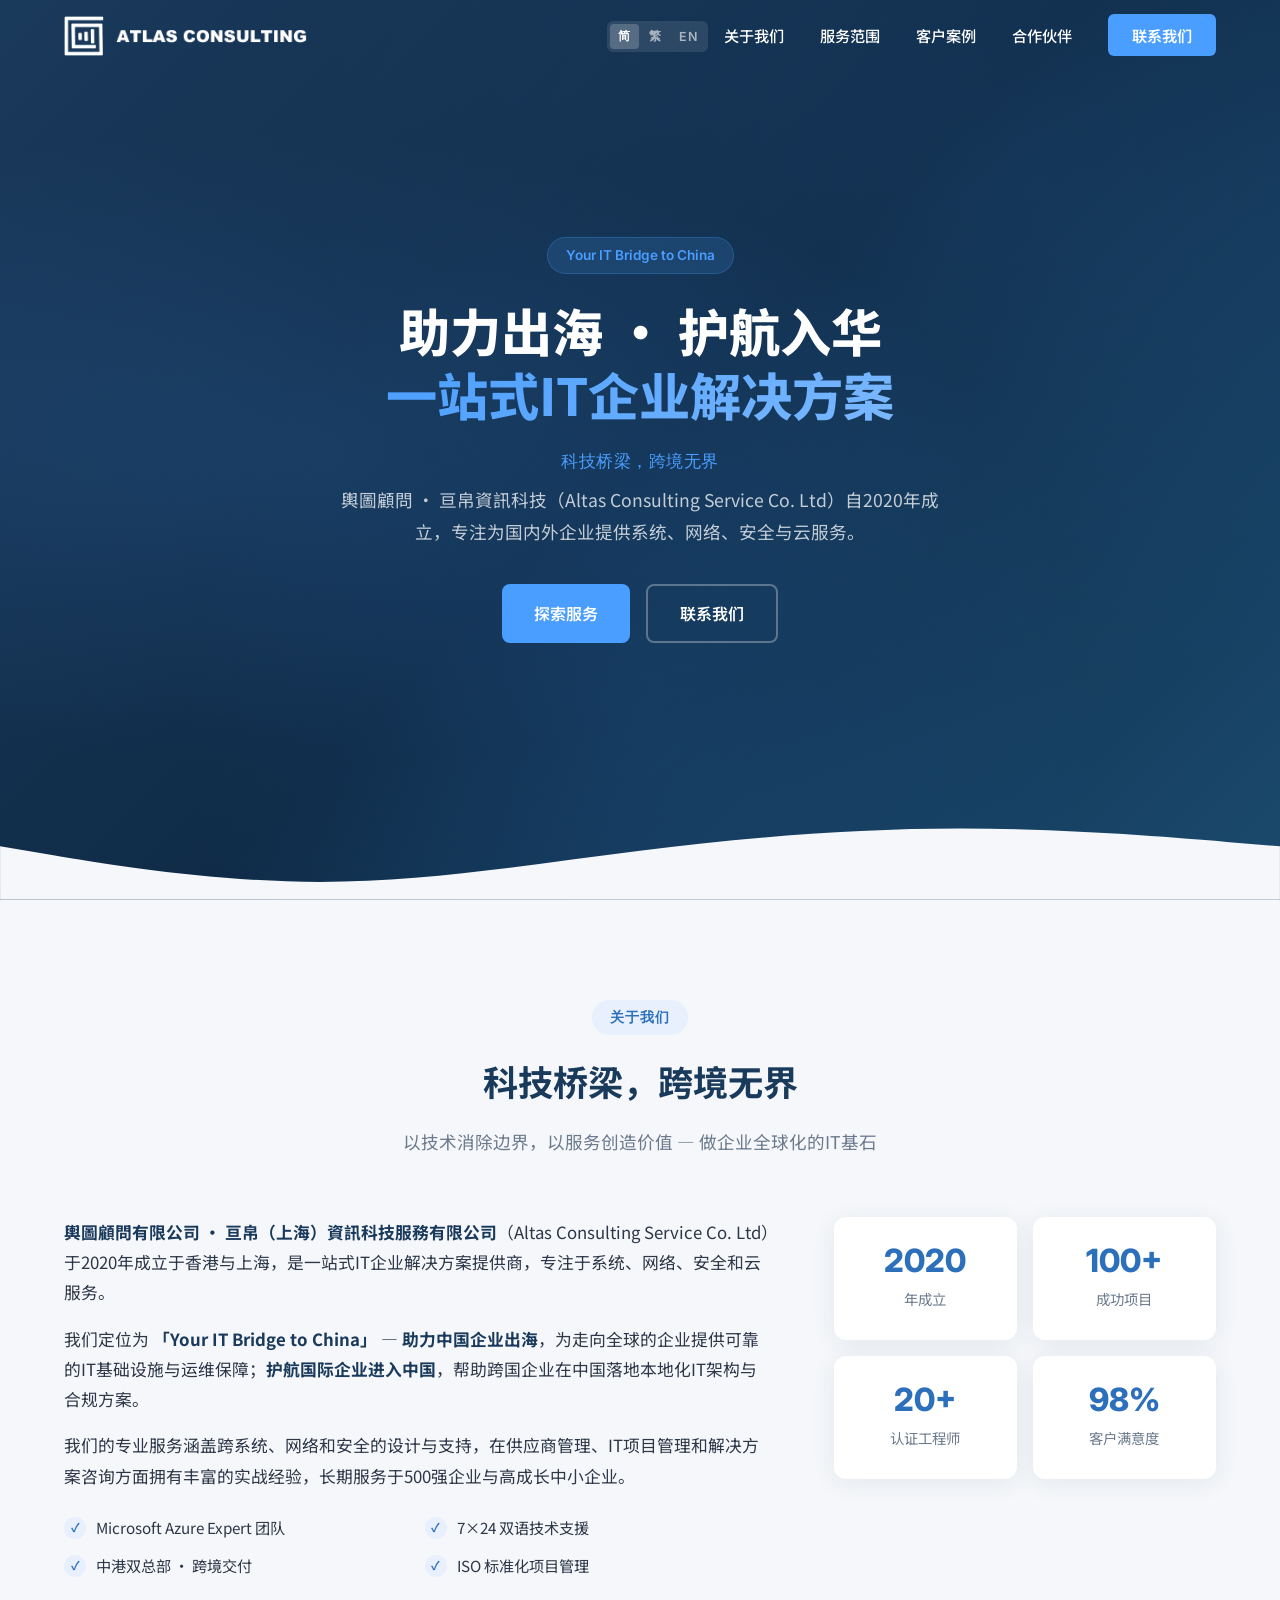
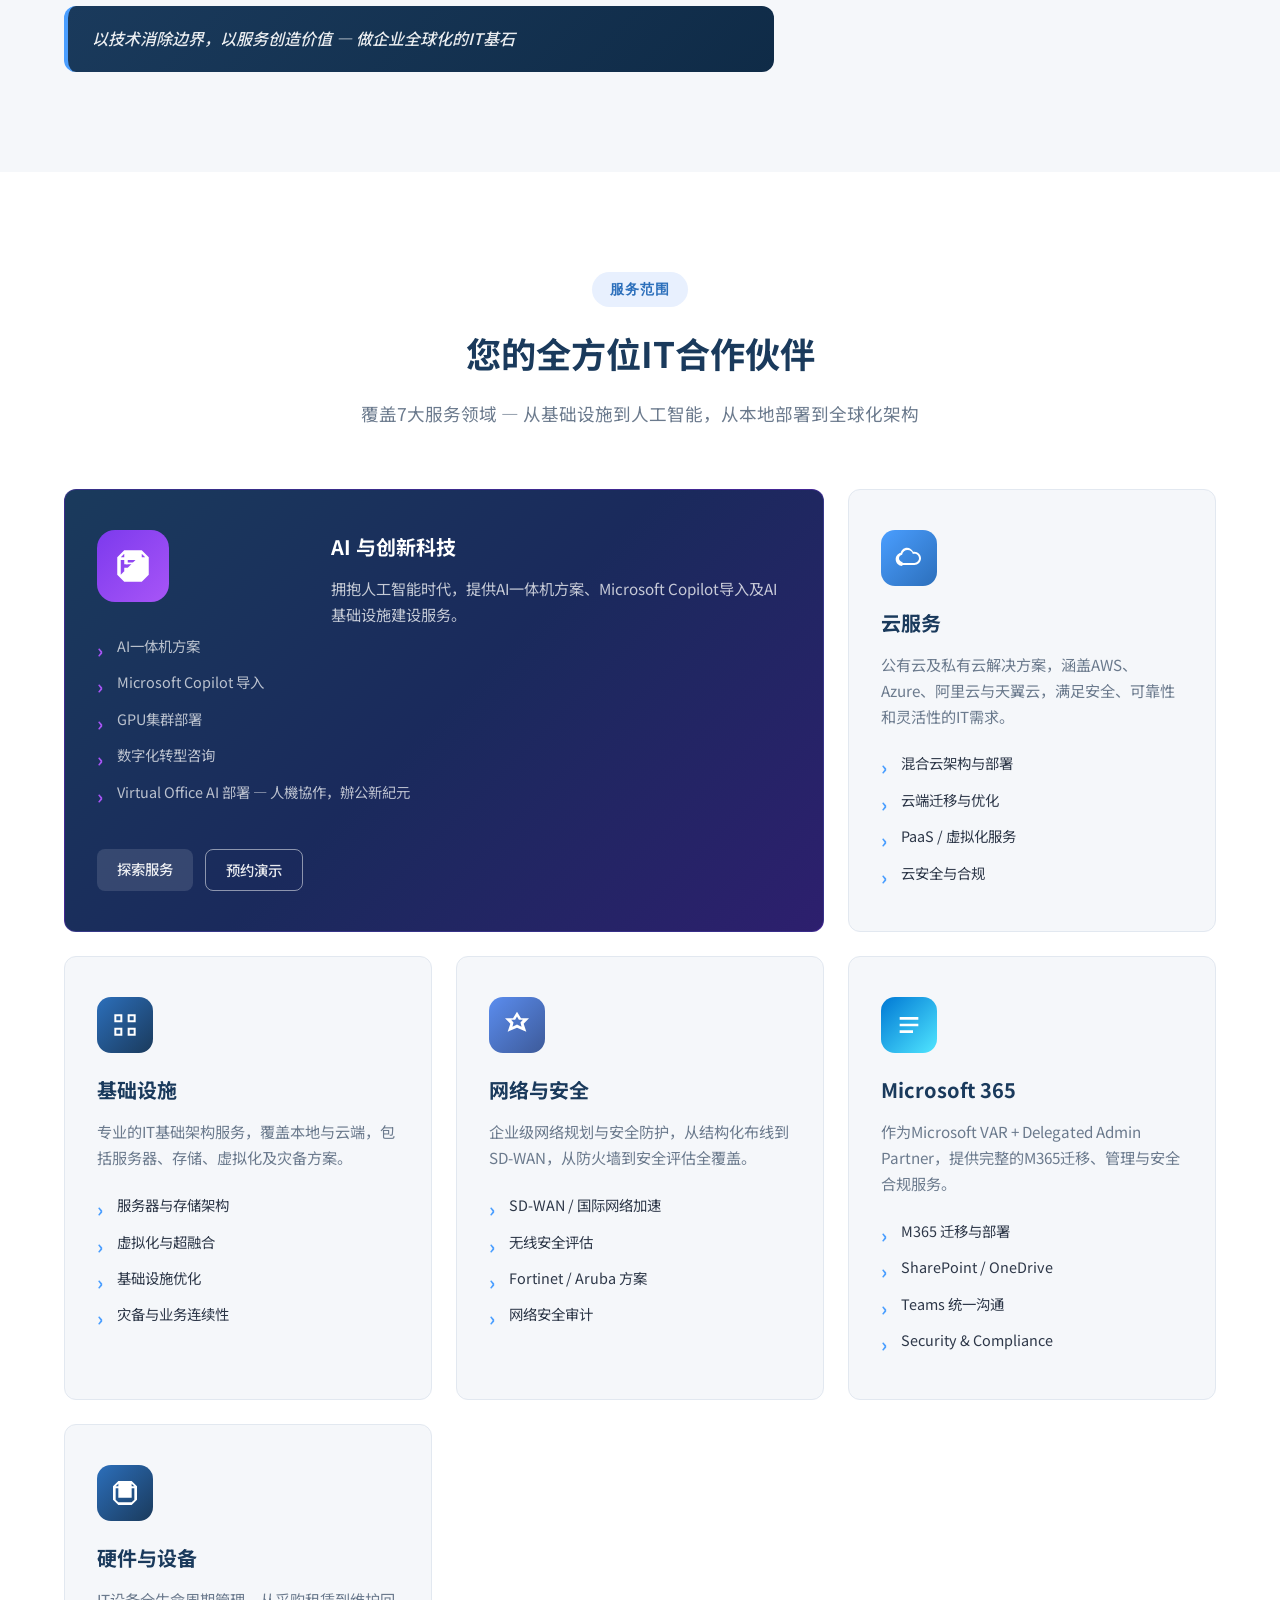
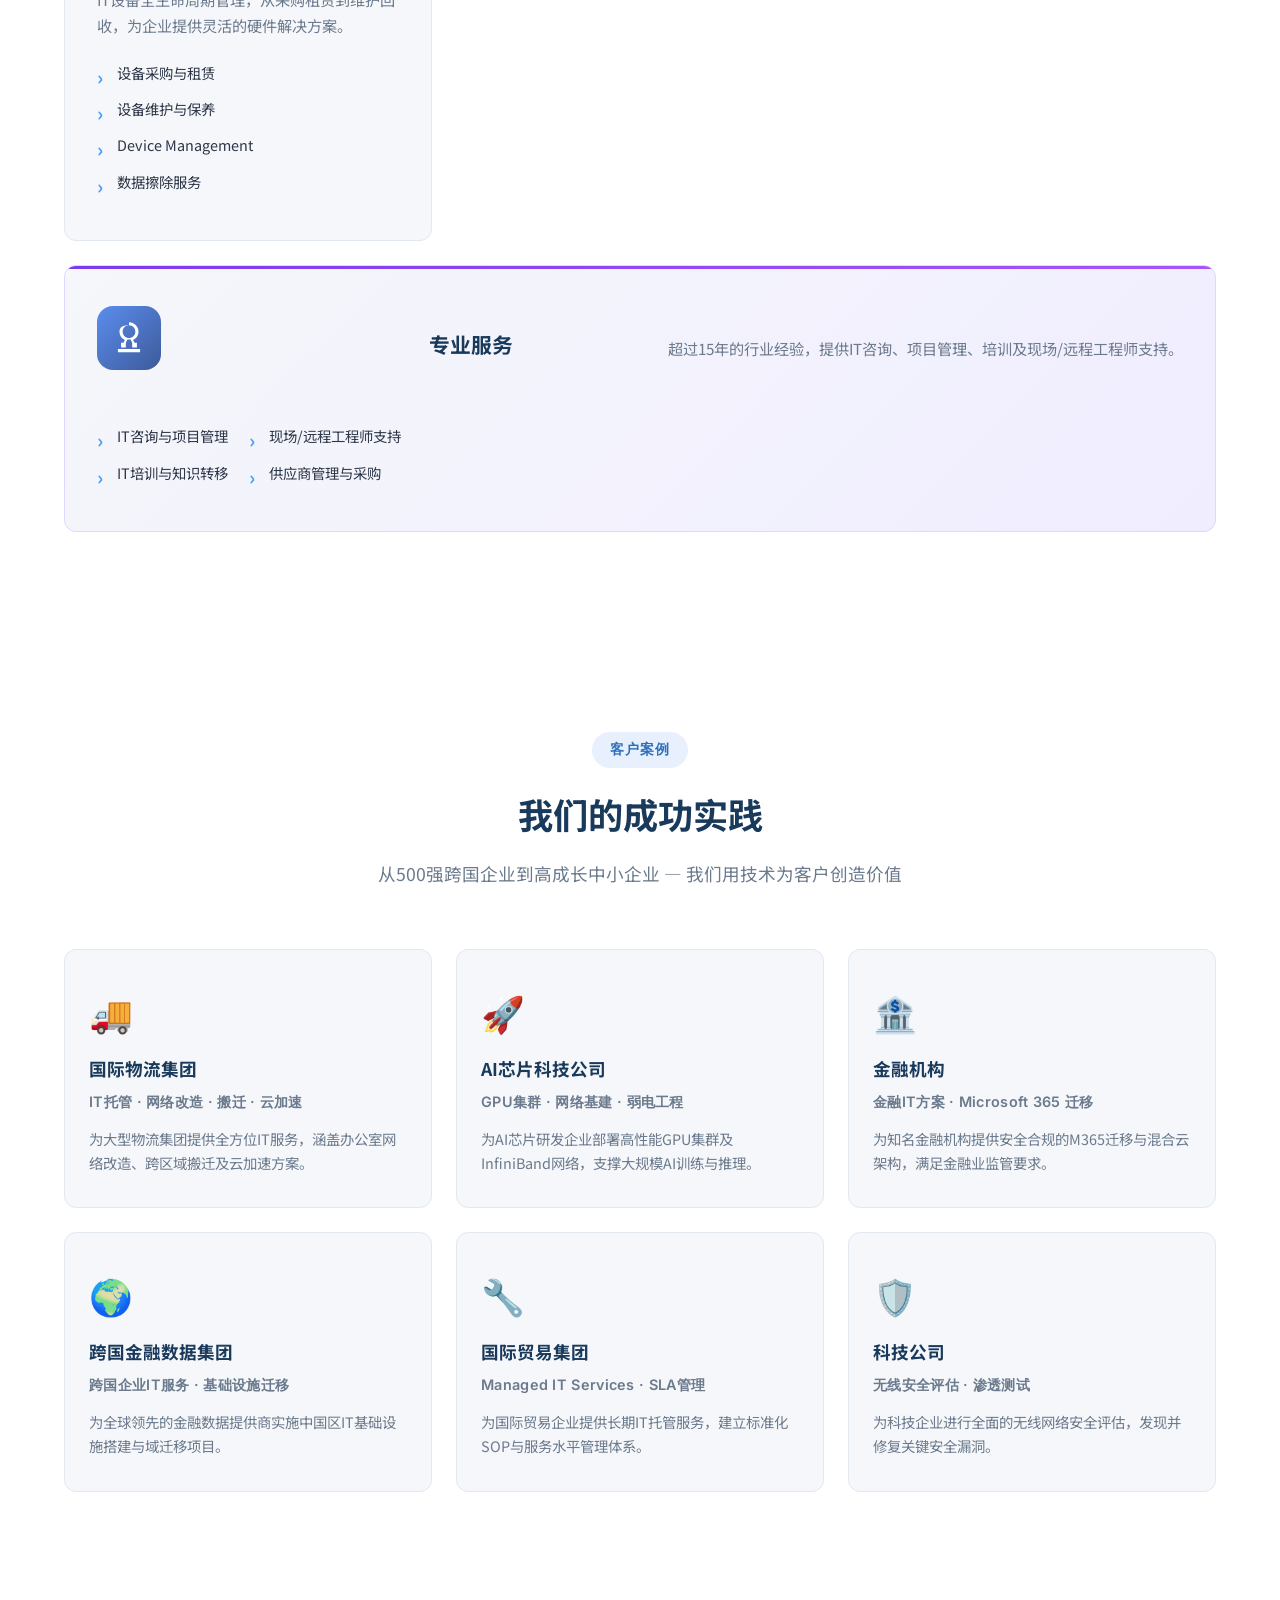
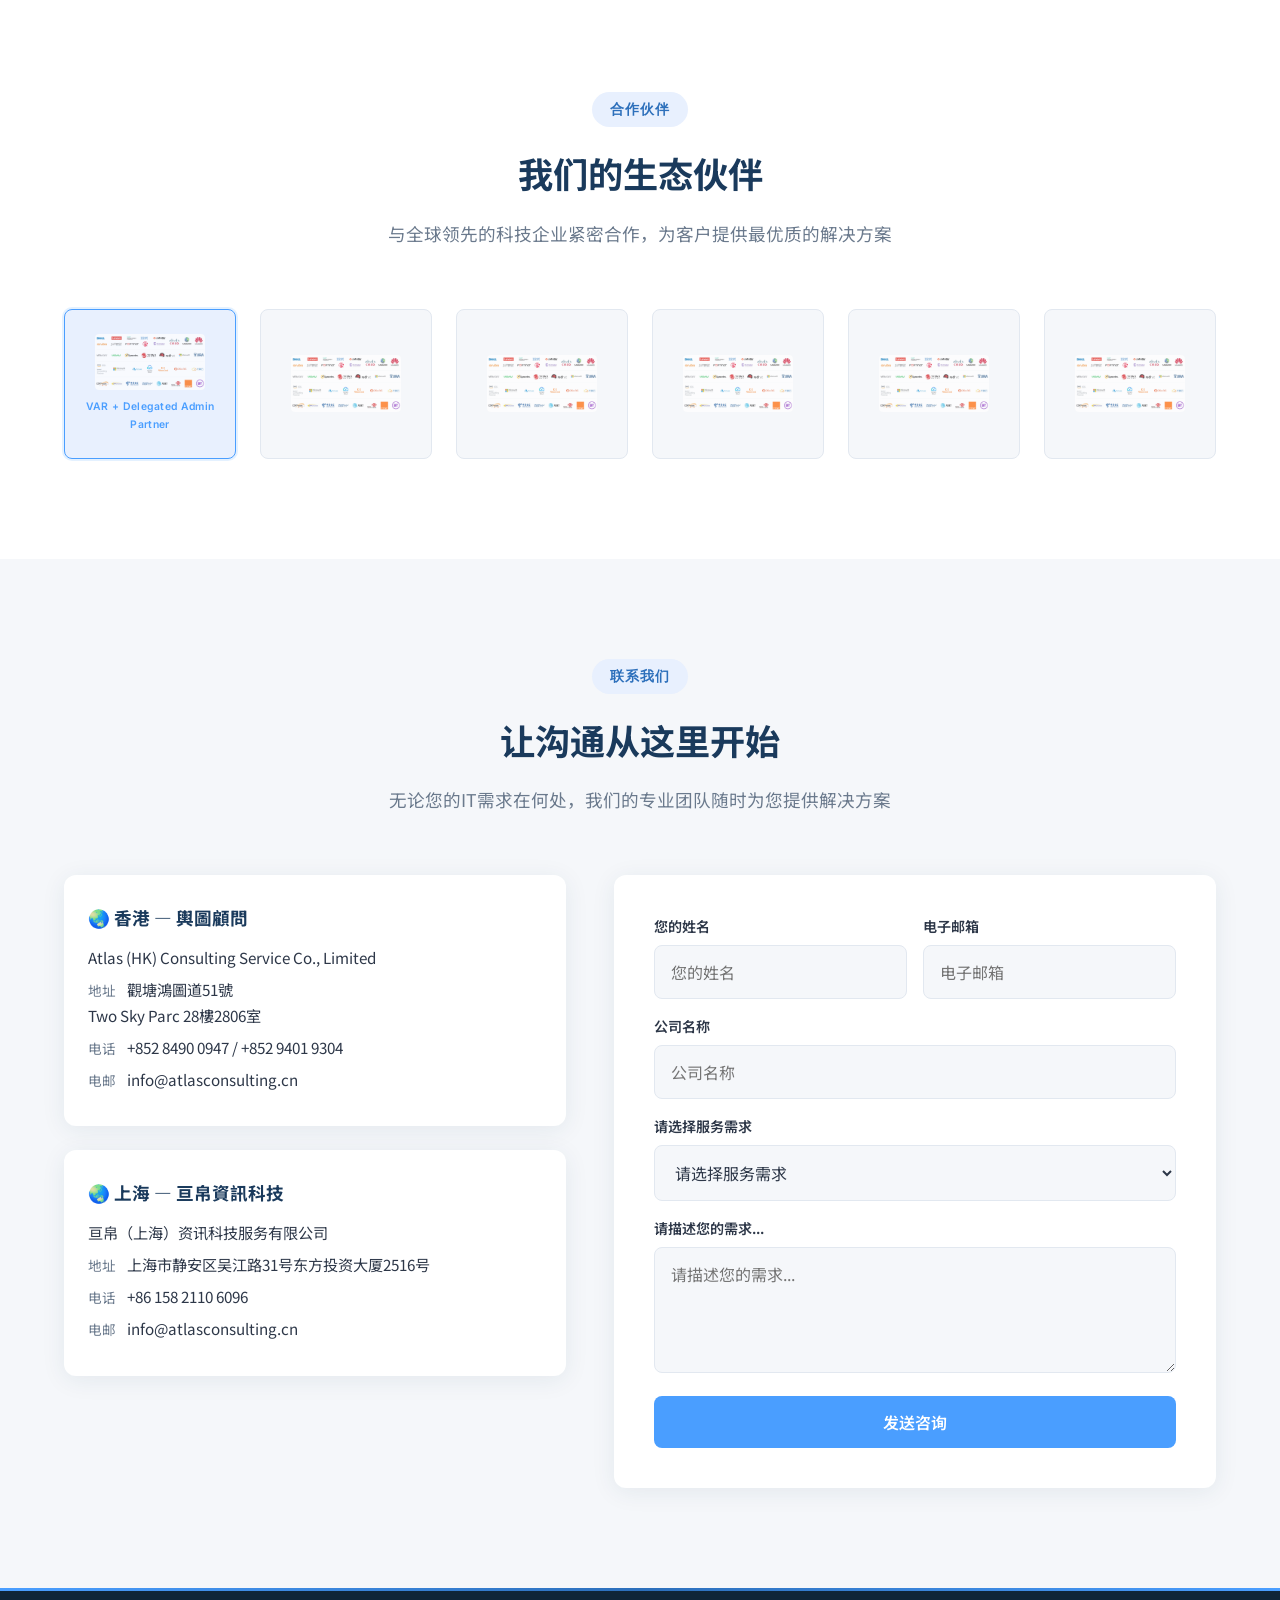
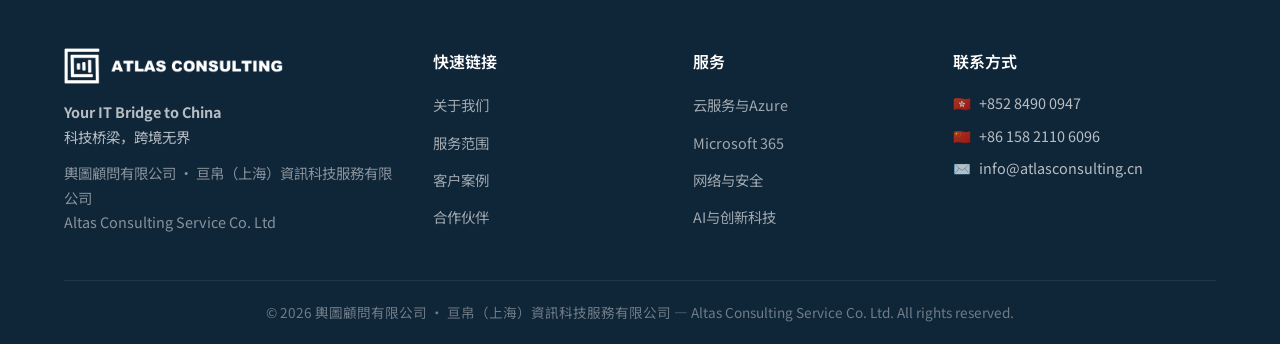
<file: index.html>
<!DOCTYPE html>
<html lang="zh-CN">
<head>
    <meta charset="UTF-8">
    <meta name="viewport" content="width=device-width, initial-scale=1.0">
    <title>輿圖顧問 · 亘帛資訊科技 | Atlas Consulting — Your IT Bridge to China</title>
    <meta name="description" content="輿圖顧問有限公司 · 亘帛（上海）資訊科技服務有限公司 — 一站式IT企业解决方案提供商，助力中国企业出海，护航国际企业进入中国。">
    <meta name="robots" content="index, follow">
    <link rel="icon" type="image/jpg" href="assets/images/cropped-logo-32x32.jpg">
    <link rel="preconnect" href="https://fonts.googleapis.com">
    <link rel="preconnect" href="https://fonts.gstatic.com" crossorigin>
    <link href="https://fonts.googleapis.com/css2?family=Inter:wght@400;500;600;700;800&family=Noto+Sans+SC:wght@400;500;600;700&display=swap" rel="stylesheet">
    <link rel="stylesheet" href="assets/css/style.css">

    <!-- ========== JSON-LD STRUCTURED DATA ========== -->
    <script type="application/ld+json">
    {
      "@context": "https://schema.org",
      "@type": "Organization",
      "name": "輿圖顧問有限公司 · 亘帛（上海）資訊科技服務有限公司",
      "alternateName": ["Atlas Consulting", "Atlas  Consulting", "輿圖顧問", "亘帛資訊科技"],
      "url": "https://www.atlasconsulting.cn/",
      "description": "一站式IT企业解决方案提供商，助力中国企业出海，护航国际企业进入中国。",
      "address": [{"@type": "PostalAddress", "addressLocality": "Shanghai", "addressCountry": "CN"}],
      "contactPoint": {"@type": "ContactPoint", "contactType": "sales", "email": "info@atlasconsulting.cn"},
      "sameAs": []
    }
    </script>

    <!-- ========== OPEN GRAPH / TWITTER CARDS ========== -->
    <meta property="og:title" content="輿圖顧問 · 亘帛資訊科技 | Atlas Consulting — Your IT Bridge to China" data-i18n-og="og.title">
    <meta property="og:description" content="一站式IT企业解决方案提供商，助力中国企业出海，护航国际企业进入中国。" data-i18n-og="og.description">
    <meta property="og:image" content="https://www.atlasconsulting.cn/assets/images/og-image.jpg">
    <meta property="og:url" content="https://www.atlasconsulting.cn/">
    <meta property="og:type" content="website">
    <meta property="og:site_name" content="Atlas Consulting">
    <meta property="og:locale" content="zh_CN">
    <meta name="twitter:card" content="summary_large_image">
    <meta name="twitter:title" content="輿圖顧問 · 亘帛資訊科技 | Atlas Consulting — Your IT Bridge to China" data-i18n-og="og.title">
    <meta name="twitter:description" content="一站式IT企业解决方案提供商，助力中国企业出海，护航国际企业进入中国。" data-i18n-og="og.description">
    <meta name="twitter:image" content="https://www.atlasconsulting.cn/assets/images/og-image.jpg">

    <!-- ========== HREFLANG + CANONICAL ========== -->
    <link rel="canonical" href="https://www.atlasconsulting.cn/">
    <link rel="alternate" hreflang="en" href="https://www.atlasconsulting.cn/">
    <link rel="alternate" hreflang="zh-Hans" href="https://www.atlasconsulting.cn/">
    <link rel="alternate" hreflang="zh-Hant" href="https://www.atlasconsulting.cn/">
    <link rel="alternate" hreflang="x-default" href="https://www.atlasconsulting.cn/">
</head>
<body>
    <!-- ========== SKIP LINK (Accessibility) ========== -->
    <a href="#main" class="skip-link">Skip to main content</a>

    <!-- ========== MOBILE NAV OVERLAY ========== -->
    <div class="nav-overlay" id="navOverlay"></div>

    <!-- ========== NAVBAR ========== -->
    <nav class="navbar" id="navbar" aria-label="主导航">
        <div class="container nav-container">
            <a href="#" class="nav-logo" aria-label="返回首页">
                <img src="assets/images/logo_280_blue.png" alt="Atlas Consulting" class="logo-blue">
                <img src="assets/images/logo_280_white.png" alt="Atlas Consulting" class="logo-white">
            </a>
            <div class="nav-right">
                <div class="lang-switcher" role="group" aria-label="语言切换">
                    <button class="lang-btn" data-lang="zh-CN" onclick="applyLanguage('zh-CN')" aria-current="true">简</button>
                    <button class="lang-btn" data-lang="zh-TW" onclick="applyLanguage('zh-TW')">繁</button>
                    <button class="lang-btn" data-lang="en" onclick="applyLanguage('en')">EN</button>
                    <div aria-live="polite" class="sr-only" id="langStatus"></div>
                </div>
                <button class="nav-toggle" id="navToggle" aria-label="打开导航菜单" aria-expanded="false" aria-controls="navMenu">
                    <span></span><span></span><span></span>
                </button>
                <ul class="nav-menu" id="navMenu" role="menubar">
                    <li role="none"><a href="#about" class="nav-link" data-i18n="nav.about" role="menuitem">关于我们</a></li>
                    <li role="none"><a href="#services" class="nav-link" data-i18n="nav.services" role="menuitem">服务范围</a></li>
                    <li role="none"><a href="#cases" class="nav-link" data-i18n="nav.cases" role="menuitem">客户案例</a></li>
                    <li role="none"><a href="#partners" class="nav-link" data-i18n="nav.partners" role="menuitem">合作伙伴</a></li>
                    <li role="none"><a href="#contact" class="nav-link nav-cta" data-i18n="nav.contact" role="menuitem">联系我们</a></li>
                </ul>
            </div>
        </div>
    </nav>

    <!-- ========== HERO (full-bleed poster style) ========== -->
    <section class="hero" id="hero" aria-label="网站标语">
        <div class="hero-bg"></div>
        <div class="container hero-content">
            <div class="hero-text">
                <span class="hero-badge" data-i18n="hero.badge">Your IT Bridge to China</span>
                <h1 data-i18n="hero.title">助力出海 · 护航入华<br><span class="highlight">一站式IT企业解决方案</span></h1>
                <p class="hero-tagline" data-i18n="hero.tagline">科技桥梁，跨境无界</p>
                <p data-i18n="hero.desc">輿圖顧問 · 亘帛資訊科技（Altas Consulting Service Co. Ltd）自2020年成立，专注为国内外企业提供系统、网络、安全与云服务。</p>
                <div class="hero-btns">
                    <a href="#services" class="btn btn-primary" data-i18n="hero.btn1">探索服务</a>
                    <a href="#contact" class="btn btn-outline" data-i18n="hero.btn2">联系我们</a>
                </div>
            </div>
        </div>
        <div class="hero-wave">
            <svg viewBox="0 0 1440 120" fill="none" xmlns="http://www.w3.org/2000/svg" aria-hidden="true">
                <path d="M0 60L60 70C120 80 240 100 360 100C480 100 600 80 720 65C840 50 960 40 1080 40C1200 40 1320 50 1380 55L1440 60V120H0V60Z" fill="#f5f7fa"/>
            </svg>
        </div>
    </section>

    <!-- ========== MAIN CONTENT ========== -->
    <main id="main">
    <!-- ========== ABOUT (with stats moved from hero) ========== -->
    <section class="about" id="about" aria-labelledby="about-title">
        <div class="container">
            <div class="section-header">
                <span class="section-tag" data-i18n="about.tag">关于我们</span>
                <h2 id="about-title" data-i18n="about.title">科技桥梁，跨境无界</h2>
                <p class="section-desc" data-i18n="about.desc">以技术消除边界，以服务创造价值 — 做企业全球化的IT基石</p>
            </div>
            <div class="about-content">
                <div class="about-text">
                    <p data-i18n="about.p1"><strong>輿圖顧問有限公司 · 亘帛（上海）資訊科技服務有限公司</strong>（Altas Consulting Service Co. Ltd）于2020年成立于香港与上海，是一站式IT企业解决方案提供商，专注于系统、网络、安全和云服务。</p>
                    <p data-i18n="about.p2">我们定位为 <strong>「Your IT Bridge to China」</strong> — <strong>助力中国企业出海</strong>，为走向全球的企业提供可靠的IT基础设施与运维保障；<strong>护航国际企业进入中国</strong>，帮助跨国企业在中国落地本地化IT架构与合规方案。</p>
                    <p data-i18n="about.p3">我们的专业服务涵盖跨系统、网络和安全的设计与支持，在供应商管理、IT项目管理和解决方案咨询方面拥有丰富的实战经验，长期服务于500强企业与高成长中小企业。</p>
                    <div class="about-features">
                        <div class="about-feature">
                            <span class="af-icon">✓</span>
                            <span data-i18n="about.feat1">Microsoft Azure Expert 团队</span>
                        </div>
                        <div class="about-feature">
                            <span class="af-icon">✓</span>
                            <span data-i18n="about.feat2">7×24 双语技术支援</span>
                        </div>
                        <div class="about-feature">
                            <span class="af-icon">✓</span>
                            <span data-i18n="about.feat3">中港双总部 · 跨境交付</span>
                        </div>
                        <div class="about-feature">
                            <span class="af-icon">✓</span>
                            <span data-i18n="about.feat4">ISO 标准化项目管理</span>
                        </div>
                    </div>
                    <div class="about-mission">
                        <p class="mission-text" data-i18n="about.mission">「以技术消除边界，以服务创造价值 — 做企业全球化的IT基石」</p>
                    </div>
                </div>
                <div class="about-stats">
                    <div class="stat-card floating-stat">
                        <span class="stat-num">2020</span>
                        <span class="stat-desc" data-i18n="stat.founded">年成立</span>
                    </div>
                    <div class="stat-card floating-stat">
                        <span class="stat-num">100+</span>
                        <span class="stat-desc" data-i18n="stat.projects">成功项目</span>
                    </div>
                    <div class="stat-card floating-stat">
                        <span class="stat-num">20+</span>
                        <span class="stat-desc" data-i18n="stat.engineers">认证工程师</span>
                    </div>
                    <div class="stat-card floating-stat">
                        <span class="stat-num">98%</span>
                        <span class="stat-desc" data-i18n="stat.satisfaction">客户满意度</span>
                    </div>
                </div>
            </div>
        </div>
    </section>

    <!-- ========== SERVICES (Bento Grid) ========== -->
    <section class="services" id="services" aria-labelledby="services-title">
        <div class="container">
            <div class="section-header">
                <span class="section-tag" data-i18n="services.tag">服务范围</span>
                <h2 id="services-title" data-i18n="services.title">您的全方位IT合作伙伴</h2>
                <p class="section-desc" data-i18n="services.desc">覆盖7大服务领域 — 从基础设施到人工智能，从本地部署到全球化架构</p>
            </div>
            <div class="services-grid">
                <div class="service-card-link service-ai-wide" aria-label="AI与创新科技详情">
                <div class="service-card service-card-ai">
                    <div class="sc-icon sc-icon-ai">
                        <svg viewBox="0 0 48 48" fill="none" aria-hidden="true"><path d="M34 6H14L6 14V34L14 42H34L42 34V14L34 6ZM34 10L38 14H34V10ZM14 10V14H10L14 10ZM10 34V17H14V22H18V17H30V31H18V26H14V34L14 38H34L38 34V14H34V10Z" fill="currentColor"/><rect x="16" y="20" width="16" height="2" fill="currentColor"/></svg>
                    </div>
                    <h3 data-i18n="svc.ai.title">AI 与创新科技</h3>
                    <p data-i18n="svc.ai.desc">拥抱人工智能时代，提供AI一体机方案、Microsoft Copilot导入及AI基础设施建设服务。</p>
                    <ul class="sc-list">
                        <li data-i18n="svc.ai.l1">AI一体机方案</li>
                        <li data-i18n="svc.ai.l2">Microsoft Copilot 导入</li>
                        <li data-i18n="svc.ai.l3">GPU集群部署</li>
                        <li data-i18n="svc.ai.l4">数字化转型咨询</li>
                        <li data-i18n="svc.ai.l5"><a href="https://vo.atlasconsulting.cn/" target="_blank" rel="noopener noreferrer">Virtual Office AI 部署 — 人機協作，辦公新紀元 ↗</a></li>
                    </ul>
                    <div class="ai-card-actions">
                        <a href="services/ai-innovation.html" class="ai-card-link" data-i18n="hero.btn1">了解更多 →</a>
                        <a href="#contact" class="ai-demo-btn" data-i18n="demo.cta">预约演示</a>
                    </div>
                </div>
                </div>
                <a href="services/cloud.html" class="service-card-link" aria-label="云服务详情">
                <div class="service-card">
                    <div class="sc-icon sc-icon-cloud">
                        <svg viewBox="0 0 48 48" fill="none" aria-hidden="true"><path d="M14 36C8.48 36 4 31.52 4 26C4 21.28 7.24 17.28 11.68 16.16C12.52 11.8 16.36 8.5 21 8.5C25.08 8.5 28.6 11.08 30.12 14.68C30.72 14.56 31.36 14.5 32 14.5C37.52 14.5 42 18.98 42 24.5C42 30.02 37.52 34.5 32 34.5H14ZM14 31.5H32C35.86 31.5 39 28.36 39 24.5C39 20.64 35.86 17.5 32 17.5C31.24 17.5 30.5 17.62 29.82 17.84C28.82 14.42 25.66 12 22 12C17.86 12 14.38 14.96 13.64 19.02C10.98 19.46 9 21.76 9 24.5C9 27.54 11.46 30 14.5 30L14 31.5Z" fill="currentColor"/></svg>
                    </div>
                    <h3 data-i18n="svc.cloud.title">云服务</h3>
                    <p data-i18n="svc.cloud.desc">公有云及私有云解决方案，涵盖AWS、Azure、阿里云与天翼云，满足安全、可靠性和灵活性的IT需求。</p>
                    <ul class="sc-list">
                        <li data-i18n="svc.cloud.l1">混合云架构与部署</li>
                        <li data-i18n="svc.cloud.l2">云端迁移与优化</li>
                        <li data-i18n="svc.cloud.l3">PaaS / 虚拟化服务</li>
                        <li data-i18n="svc.cloud.l4">云安全与合规</li>
                    </ul>
                </div>
                </a>
                <a href="services/infrastructure.html" class="service-card-link" aria-label="基础设施详情">
                <div class="service-card">
                    <div class="sc-icon sc-icon-infra">
                        <svg viewBox="0 0 48 48" fill="none" aria-hidden="true"><path d="M8 8H20V20H8V8ZM8 28H20V40H8V28ZM28 8H40V20H28V8ZM28 28H40V40H28V28ZM11 11V17H17V11H11ZM11 31V37H17V31H11ZM31 11V17H37V11H31ZM31 31V37H37V31H31Z" fill="currentColor"/></svg>
                    </div>
                    <h3 data-i18n="svc.infra.title">基础设施</h3>
                    <p data-i18n="svc.infra.desc">专业的IT基础架构服务，覆盖本地与云端，包括服务器、存储、虚拟化及灾备方案。</p>
                    <ul class="sc-list">
                        <li data-i18n="svc.infra.l1">服务器与存储架构</li>
                        <li data-i18n="svc.infra.l2">虚拟化与超融合</li>
                        <li data-i18n="svc.infra.l3">基础设施优化</li>
                        <li data-i18n="svc.infra.l4">灾备与业务连续性</li>
                    </ul>
                </div>
                </a>
                <a href="services/network-security.html" class="service-card-link" aria-label="网络与安全详情">
                <div class="service-card">
                    <div class="sc-icon sc-icon-pro">
                        <svg viewBox="0 0 48 48" fill="none" aria-hidden="true"><path d="M24 4L30 14H42L34 22L38 34L24 28L10 34L14 22L6 14H18L24 4ZM24 11.2L21.2 16H15.2L18.8 20.4L17.2 26.6L24 23.2L30.8 26.6L29.2 20.4L32.8 16H26.8L24 11.2Z" fill="currentColor"/></svg>
                    </div>
                    <h3 data-i18n="svc.network.title">网络与安全</h3>
                    <p data-i18n="svc.network.desc">企业级网络规划与安全防护，从结构化布线到SD-WAN，从防火墙到安全评估全覆盖。</p>
                    <ul class="sc-list">
                        <li data-i18n="svc.network.l1">SD-WAN / 国际网络加速</li>
                        <li data-i18n="svc.network.l2">无线安全评估</li>
                        <li data-i18n="svc.network.l3">Fortinet / Aruba 方案</li>
                        <li data-i18n="svc.network.l4">网络安全审计</li>
                    </ul>
                </div>
                </a>
                <a href="services/microsoft-365.html" class="service-card-link" aria-label="Microsoft 365详情">
                <div class="service-card">
                    <div class="sc-icon sc-icon-m365">
                        <svg viewBox="0 0 48 48" fill="none" aria-hidden="true"><path d="M10 12H38V16H10V12ZM10 22H38V26H10V22ZM10 32H30V36H10V32Z" fill="currentColor"/></svg>
                    </div>
                    <h3 data-i18n="svc.m365.title">Microsoft 365</h3>
                    <p data-i18n="svc.m365.desc">作为Microsoft VAR + Delegated Admin Partner，提供完整的M365迁移、管理与安全合规服务。</p>
                    <ul class="sc-list">
                        <li data-i18n="svc.m365.l1">M365 迁移与部署</li>
                        <li data-i18n="svc.m365.l2">SharePoint / OneDrive</li>
                        <li data-i18n="svc.m365.l3">Teams 统一沟通</li>
                        <li data-i18n="svc.m365.l4">Security & Compliance</li>
                    </ul>
                </div>
                </a>
                <a href="services/hardware.html" class="service-card-link" aria-label="硬件与设备详情">
                <div class="service-card">
                    <div class="sc-icon sc-icon-hardware">
                        <svg viewBox="0 0 48 48" fill="none" aria-hidden="true"><path d="M34 6H14L6 14V34L14 42H34L42 34V14L34 6ZM34 10L38 14H34V10ZM14 10V14H10L14 10ZM10 34V17H14V31H34V17H38V34L34 38H14L10 34Z" fill="currentColor"/><rect x="17" y="20" width="14" height="4" fill="currentColor"/></svg>
                    </div>
                    <h3 data-i18n="svc.hardware.title">硬件与设备</h3>
                    <p data-i18n="svc.hardware.desc">IT设备全生命周期管理，从采购租赁到维护回收，为企业提供灵活的硬件解决方案。</p>
                    <ul class="sc-list">
                        <li data-i18n="svc.hardware.l1">设备采购与租赁</li>
                        <li data-i18n="svc.hardware.l2">设备维护与保养</li>
                        <li data-i18n="svc.hardware.l3">Device Management</li>
                        <li data-i18n="svc.hardware.l4">数据擦除服务</li>
                    </ul>
                </div>
                </a>
                <a href="services/professional.html" class="service-card-link" aria-label="专业服务详情">
                <div class="service-card">
                    <div class="sc-icon sc-icon-pro">
                        <svg viewBox="0 0 48 48" fill="none" aria-hidden="true"><path d="M24 4C30.6 4 36 9.4 36 16C36 20.6 33.2 24.6 29.2 26.4L31 30H34V36H28V30L26 26H22L20 30V36H14V30H17L18.8 26.4C14.8 24.6 12 20.6 12 16C12 9.4 17.4 8 24 8ZM24 8C19.6 8 16 11.6 16 16C16 20.4 19.6 24 24 24C28.4 24 32 20.4 32 16C32 11.6 28.4 8 24 8ZM10 38H38V42H10V38Z" fill="currentColor"/></svg>
                    </div>
                    <h3 data-i18n="svc.professional.title">专业服务</h3>
                    <p data-i18n="svc.professional.desc">超过15年的行业经验，提供IT咨询、项目管理、培训及现场/远程工程师支持。</p>
                    <ul class="sc-list">
                        <li data-i18n="svc.professional.l1">IT咨询与项目管理</li>
                        <li data-i18n="svc.professional.l2">现场/远程工程师支持</li>
                        <li data-i18n="svc.professional.l3">IT培训与知识转移</li>
                        <li data-i18n="svc.professional.l4">供应商管理与采购</li>
                    </ul>
                </div>
                </a>
            </div>
        </div>
    </section>
    <!-- ========== REFERENCE CASES ========== -->
    <section class="cases" id="cases" aria-labelledby="cases-title">
        <div class="container">
            <div class="section-header">
                <span class="section-tag" data-i18n="cases.tag">客户案例</span>
                <h2 id="cases-title" data-i18n="cases.title">我们的成功实践</h2>
                <p class="section-desc" data-i18n="cases.desc">从500强跨国企业到高成长中小企业 — 我们用技术为客户创造价值</p>
            </div>
            <div class="cases-grid">
                <div class="case-card">
                    <div class="case-icon" aria-hidden="true">🚚</div>
                    <h3 data-i18n="case1.title">国际物流集团</h3>
                    <p class="case-type" data-i18n="case1.type">IT托管 · 网络改造 · 搬迁 · 云加速</p>
                    <p data-i18n="case1.desc">为大型物流集团提供全方位IT服务，涵盖办公室网络改造、跨区域搬迁及云加速方案。</p>
                </div>
                <div class="case-card">
                    <div class="case-icon" aria-hidden="true">🚀</div>
                    <h3 data-i18n="case2.title">AI芯片科技公司</h3>
                    <p class="case-type" data-i18n="case2.type">GPU集群 · 网络基建 · 弱电工程</p>
                    <p data-i18n="case2.desc">为AI芯片研发企业部署高性能GPU集群及InfiniBand网络，支撑大规模AI训练与推理。</p>
                </div>
                <div class="case-card">
                    <div class="case-icon" aria-hidden="true">🏦</div>
                    <h3 data-i18n="case3.title">金融机构</h3>
                    <p class="case-type" data-i18n="case3.type">金融IT方案 · Microsoft 365 迁移</p>
                    <p data-i18n="case3.desc">为知名金融机构提供安全合规的M365迁移与混合云架构，满足金融业监管要求。</p>
                </div>
                <div class="case-card">
                    <div class="case-icon" aria-hidden="true">🌍</div>
                    <h3 data-i18n="case4.title">跨国金融数据集团</h3>
                    <p class="case-type" data-i18n="case4.type">跨国企业IT服务 · 基础设施迁移</p>
                    <p data-i18n="case4.desc">为全球领先的金融数据提供商实施中国区IT基础设施搭建与域迁移项目。</p>
                </div>
                <div class="case-card">
                    <div class="case-icon" aria-hidden="true">🔧</div>
                    <h3 data-i18n="case5.title">国际贸易集团</h3>
                    <p class="case-type" data-i18n="case5.type">Managed IT Services · SLA管理</p>
                    <p data-i18n="case5.desc">为国际贸易企业提供长期IT托管服务，建立标准化SOP与服务水平管理体系。</p>
                </div>
                <div class="case-card">
                    <div class="case-icon" aria-hidden="true">🛡️</div>
                    <h3 data-i18n="case6.title">科技公司</h3>
                    <p class="case-type" data-i18n="case6.type">无线安全评估 · 渗透测试</p>
                    <p data-i18n="case6.desc">为科技企业进行全面的无线网络安全评估，发现并修复关键安全漏洞。</p>
                </div>
            </div>
        </div>
    </section>

    <!-- ========== PARTNERS ========== -->
    <section class="partners" id="partners" aria-labelledby="partners-title">
        <div class="container">
            <div class="section-header">
                <span class="section-tag" data-i18n="partners.tag">合作伙伴</span>
                <h2 id="partners-title" data-i18n="partners.title">我们的生态伙伴</h2>
                <p class="section-desc" data-i18n="partners.desc">与全球领先的科技企业紧密合作，为客户提供最优质的解决方案</p>
            </div>
            <div class="partners-grid">
                <div class="partner-logo featured" tabindex="0">
                    <img src="assets/images/partner.jpg" alt="Microsoft Partner" class="pl-img" loading="lazy">
                    <span class="pl-badge" data-i18n="partners.badge">VAR + Delegated Admin Partner</span>
                </div>
                <div class="partner-logo" tabindex="0">
                    <img src="assets/images/partner.jpg" alt="AWS" class="pl-img" loading="lazy">
                </div>
                <div class="partner-logo" tabindex="0">
                    <img src="assets/images/partner.jpg" alt="中国电信天翼云" class="pl-img" loading="lazy">
                </div>
                <div class="partner-logo" tabindex="0">
                    <img src="assets/images/partner.jpg" alt="Aruba HPE" class="pl-img" loading="lazy">
                </div>
                <div class="partner-logo" tabindex="0">
                    <img src="assets/images/partner.jpg" alt="Fortinet" class="pl-img" loading="lazy">
                </div>
                <div class="partner-logo" tabindex="0">
                    <img src="assets/images/partner.jpg" alt="Ingram Micro" class="pl-img" loading="lazy">
                </div>
            </div>
        </div>
    </section>

    <!-- ========== CONTACT ========== -->
    <section class="contact" id="contact" aria-labelledby="contact-title">
        <div class="container">
            <div class="section-header">
                <span class="section-tag" data-i18n="contact.tag">联系我们</span>
                <h2 id="contact-title" data-i18n="contact.title">让沟通从这里开始</h2>
                <p class="section-desc" data-i18n="contact.desc">无论您的IT需求在何处，我们的专业团队随时为您提供解决方案</p>
            </div>
            <div class="contact-grid">
                <div class="contact-info">
                    <div class="ci-card">
                        <h4 data-i18n="contact.hk">🌏 香港 — 輿圖顧問</h4>
                        <p data-i18n="contact.hk.name"><strong>Atlas (HK) Consulting Service Co., Limited</strong></p>
                        <p><span class="ci-label" data-i18n="address">地址</span> <span data-i18n="contact.hk.addr">觀塘鴻圖道51號<br>Two Sky Parc 28樓2806室</span></p>
                        <p><span class="ci-label" data-i18n="phone">电话</span> <span data-i18n="contact.hk.tel">+852 8490 0947 / +852 9401 9304</span></p>
                        <p><span class="ci-label" data-i18n="email">电邮</span> <span data-i18n="contact.hk.email">info@atlasconsulting.cn</span></p>
                    </div>
                    <div class="ci-card">
                        <h4 data-i18n="contact.sh">🌏 上海 — 亘帛資訊科技</h4>
                        <p data-i18n="contact.sh.name"><strong>亘帛（上海）资讯科技服务有限公司</strong></p>
                        <p><span class="ci-label" data-i18n="address">地址</span> <span data-i18n="contact.sh.addr">上海市静安区吴江路31号东方投资大厦2516号</span></p>
                        <p><span class="ci-label" data-i18n="phone">电话</span> <span data-i18n="contact.sh.tel">+86 158 2110 6096</span></p>
                        <p><span class="ci-label" data-i18n="email">电邮</span> <span data-i18n="contact.sh.email">info@atlasconsulting.cn</span></p>
                    </div>
                </div>
                <form class="contact-form" id="contactForm" novalidate>
                    <div class="form-row">
                        <div class="form-group">
                            <label for="formName" data-i18n="form.name">您的姓名</label>
                            <input type="text" id="formName" name="name" data-i18n="form.name" placeholder="您的姓名" aria-required="true" autocomplete="name" required>
                            <div class="form-error" id="formNameError" aria-live="polite"></div>
                        </div>
                        <div class="form-group">
                            <label for="formEmail" data-i18n="form.email">电子邮箱</label>
                            <input type="email" id="formEmail" name="email" data-i18n="form.email" placeholder="电子邮箱" aria-required="true" autocomplete="email" required>
                            <div class="form-error" id="formEmailError" aria-live="polite"></div>
                        </div>
                    </div>
                    <div class="form-group">
                        <label for="formCompany" data-i18n="form.company">公司名称</label>
                        <input type="text" id="formCompany" name="company" data-i18n="form.company" placeholder="公司名称" autocomplete="organization">
                    </div>
                    <div class="form-group">
                        <label for="formService" data-i18n="form.select">请选择服务需求</label>
                        <select id="formService" name="service">
                            <option value="" data-i18n="form.select">请选择服务需求</option>
                            <option data-i18n="form.opt1">云服务 / Azure / AWS</option>
                            <option data-i18n="form.opt2">Microsoft 365 迁移</option>
                            <option data-i18n="form.opt3">网络与安全</option>
                            <option data-i18n="form.opt4">IT基础设施</option>
                            <option data-i18n="form.opt5">AI与Copilot</option>
                            <option data-i18n="form.opt6">IT托管服务</option>
                            <option data-i18n="form.opt7">其他咨询</option>
                        </select>
                    </div>
                    <div class="form-group">
                        <label for="formMessage" data-i18n="form.message">请描述您的需求...</label>
                        <textarea id="formMessage" name="message" rows="4" data-i18n="form.message" placeholder="请描述您的需求..." aria-required="true" required></textarea>
                        <div class="form-error" id="formMessageError" aria-live="polite"></div>
                    </div>
                    <button type="submit" class="btn btn-primary btn-block" data-i18n="form.submit" id="formSubmit">发送咨询</button>
                </form>
            </div>
        </div>
    </section>
    </main>

    <!-- ========== FOOTER ========== -->
    <footer class="footer" id="footer" role="contentinfo">
        <div class="container">
            <div class="footer-grid">
                <div class="footer-brand">
                    <img src="assets/images/logo_280_white.png" alt="Atlas Consulting" class="footer-logo">
                    <p><strong data-i18n="footer.brand">Your IT Bridge to China</strong><br><span data-i18n="footer.tagline">科技桥梁，跨境无界</span></p>
                    <p class="footer-brand-meta" data-i18n="footer.company">
                        輿圖顧問有限公司 · 亘帛（上海）資訊科技服務有限公司<br>
                        Altas Consulting Service Co. Ltd
                    </p>
                </div>
                <div class="footer-links">
                    <h4 data-i18n="footer.links">快速链接</h4>
                    <ul>
                        <li><a href="#about" data-i18n="footer.link1">关于我们</a></li>
                        <li><a href="#services" data-i18n="footer.link2">服务范围</a></li>
                        <li><a href="#cases" data-i18n="footer.link3">客户案例</a></li>
                        <li><a href="#partners" data-i18n="footer.link4">合作伙伴</a></li>
                    </ul>
                </div>
                <div class="footer-links">
                    <h4 data-i18n="footer.service">服务</h4>
                    <ul>
                        <li><a href="services/cloud.html" data-i18n="footer.service1">云服务与Azure</a></li>
                        <li><a href="services/microsoft-365.html" data-i18n="footer.service2">Microsoft 365</a></li>
                        <li><a href="services/network-security.html" data-i18n="footer.service3">网络与安全</a></li>
                        <li><a href="services/ai-innovation.html" data-i18n="footer.service4">AI与创新科技</a></li>
                    </ul>
                </div>
                <div class="footer-contact">
                    <h4 data-i18n="footer.contact_title">联系方式</h4>
                    <p><span aria-hidden="true">🇭🇰</span> +852 8490 0947</p>
                    <p><span aria-hidden="true">🇨🇳</span> +86 158 2110 6096</p>
                    <p><span aria-hidden="true">✉️</span> info@atlasconsulting.cn</p>
                </div>
            </div>
            <div class="footer-bottom">
                <p data-i18n="footer.copyright">&copy; 2026 輿圖顧問有限公司 · 亘帛（上海）資訊科技服務有限公司 — Altas Consulting Service Co. Ltd. All rights reserved.</p>
            </div>
        </div>
    </footer>

    <script src="assets/js/translations.js"></script>
    <script src="assets/js/main.js"></script>
</body>
</html>
</file>
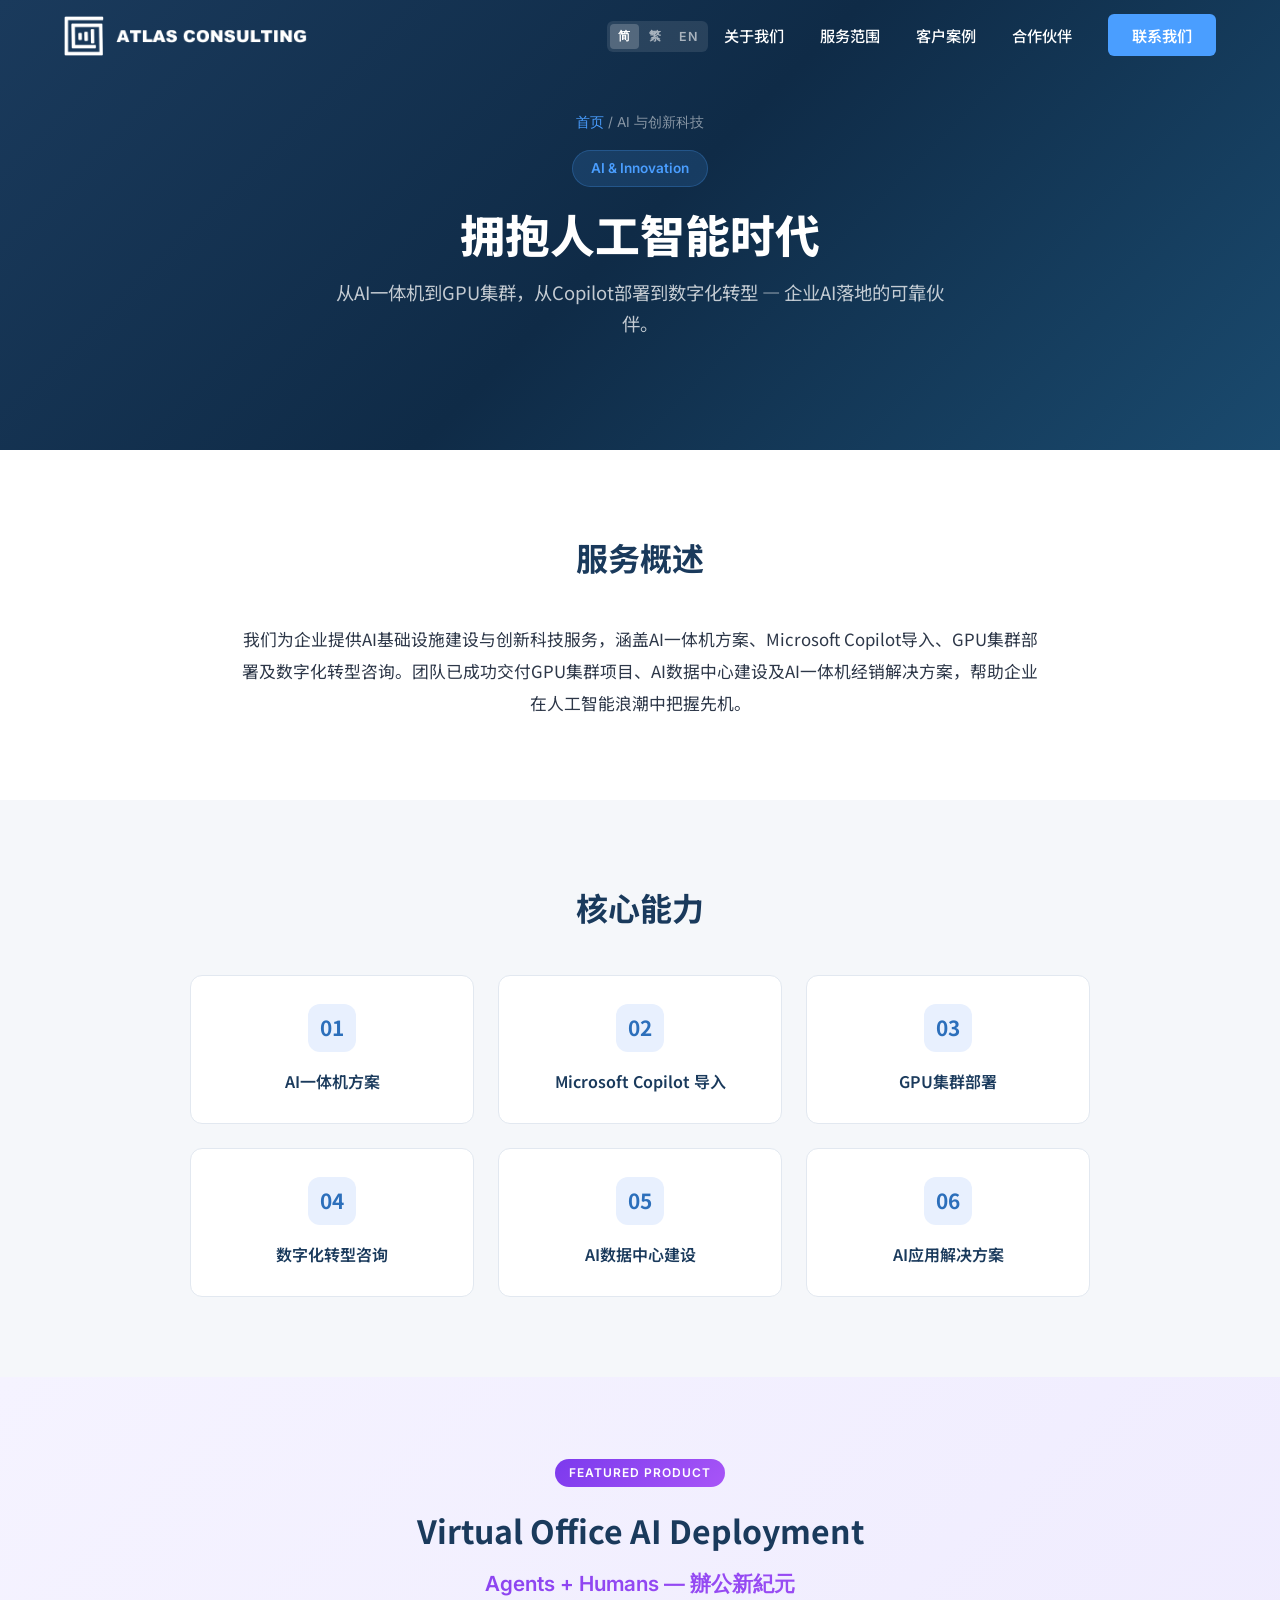
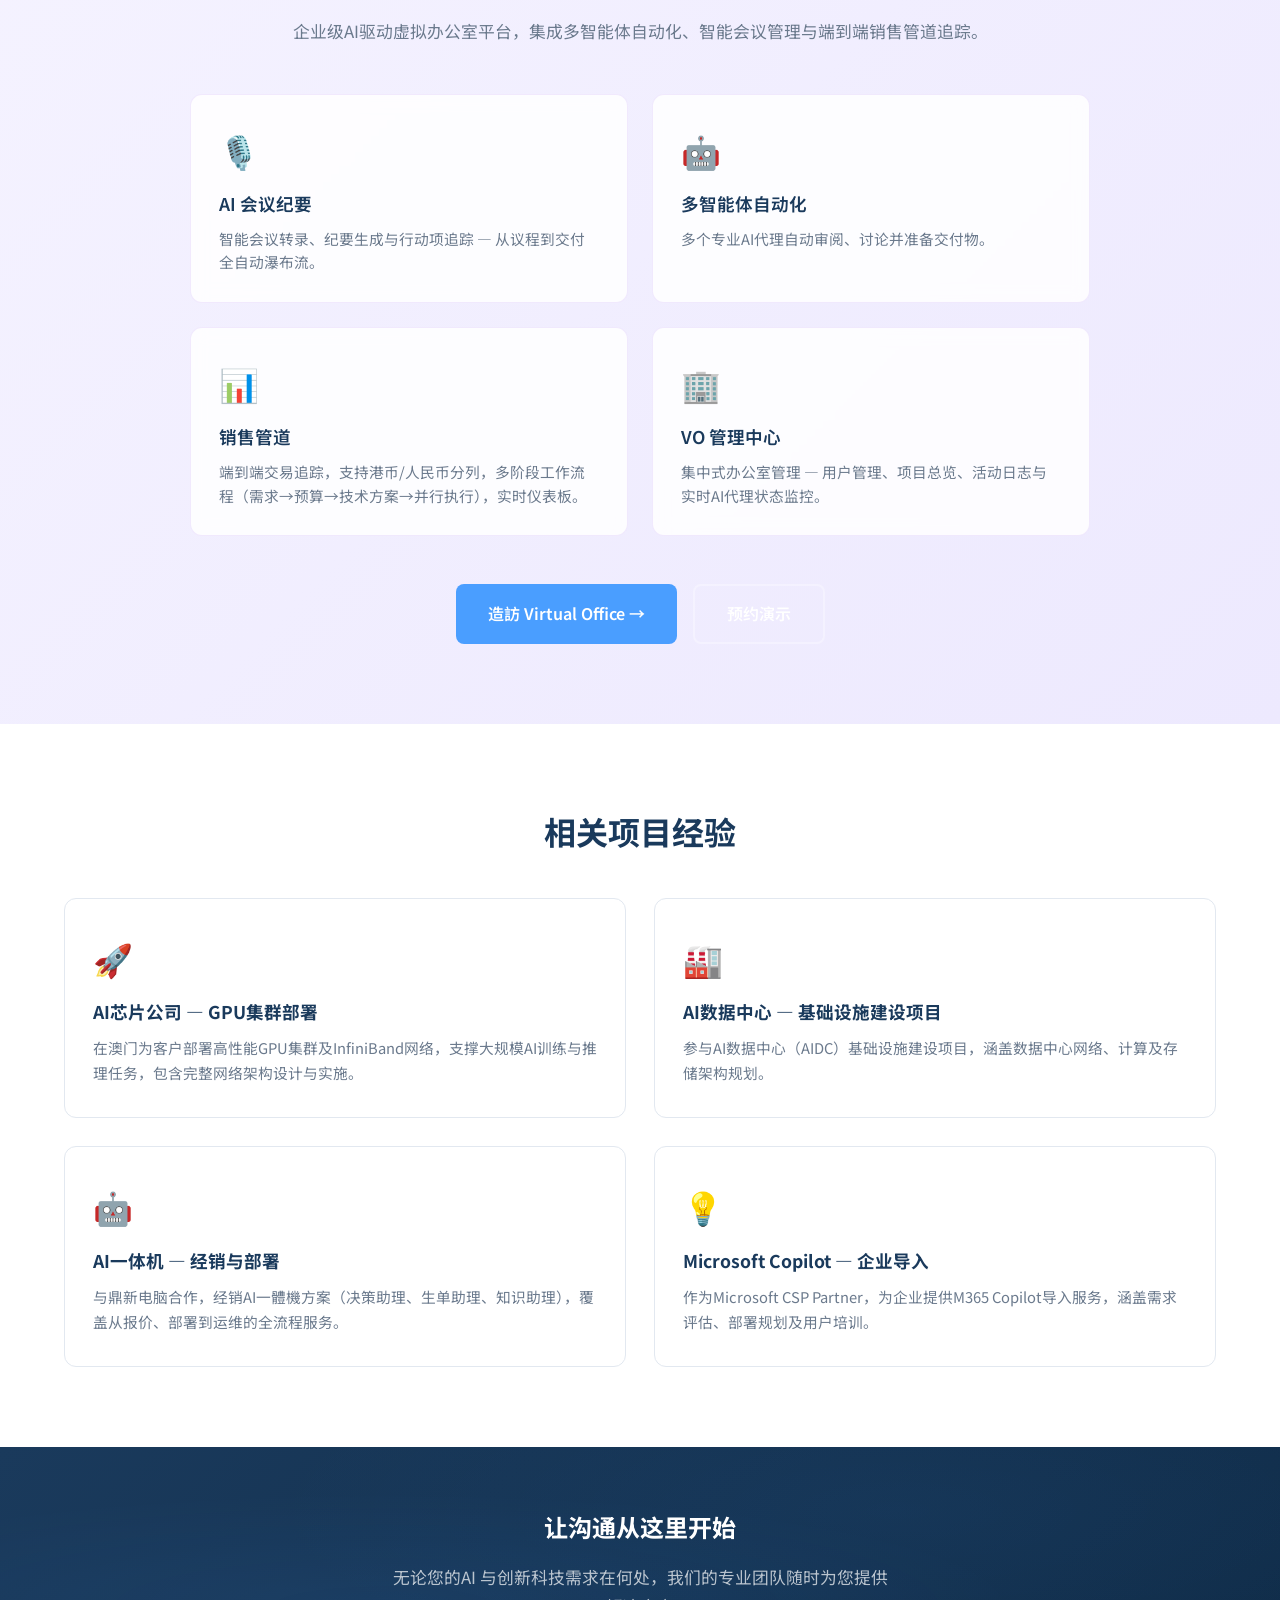
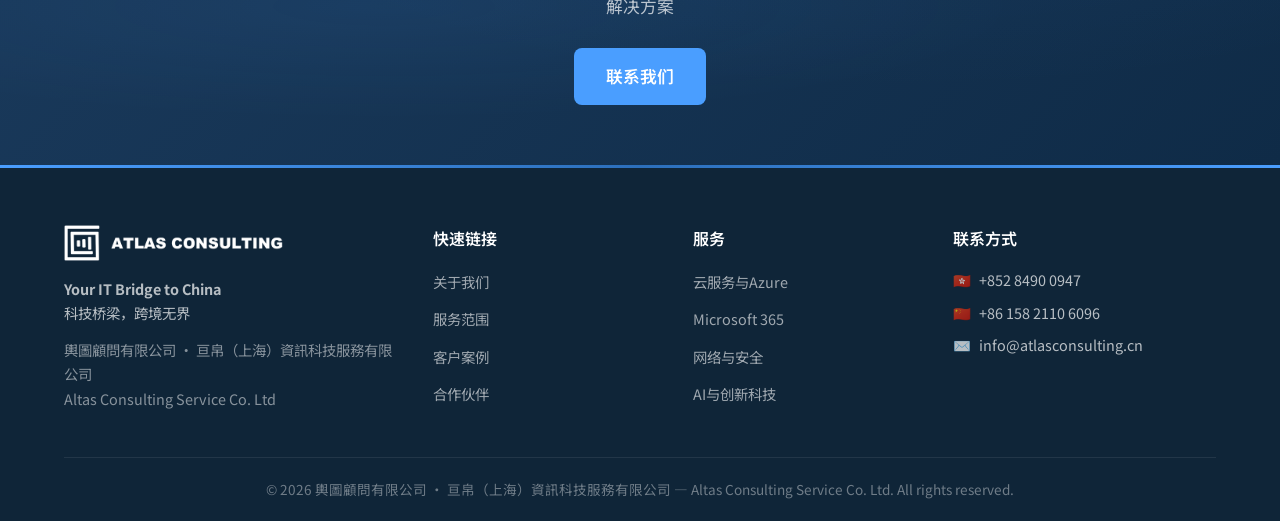
<file: services/ai-innovation.html>
<!DOCTYPE html>
<html lang="zh-CN">
<head>
    <meta charset="UTF-8">
    <meta name="viewport" content="width=device-width, initial-scale=1.0">
    <title>AI 与创新科技 | AI & Innovation — Atlas Consulting</title>
    <meta name="description" content="Atlas Consulting AI与创新科技服务 — AI一体机、GPU集群部署、Microsoft Copilot导入、数字化转型咨询。">
    <meta name="robots" content="index, follow">
    <link rel="icon" type="image/jpg" href="../assets/images/cropped-logo-32x32.jpg">
    <link rel="preconnect" href="https://fonts.googleapis.com">
    <link rel="preconnect" href="https://fonts.gstatic.com" crossorigin>
    <link href="https://fonts.googleapis.com/css2?family=Inter:wght@400;500;600;700;800&family=Noto+Sans+SC:wght@400;500;600;700&display=swap" rel="stylesheet">
    <link rel="stylesheet" href="../assets/css/style.css">

    <!-- ========== OPEN GRAPH / TWITTER CARDS ========== -->
    <meta property="og:title" content="AI 与创新科技 | AI & Innovation — Atlas Consulting">
    <meta property="og:description" content="Atlas Consulting AI与创新科技服务 — AI一体机、GPU集群部署、Microsoft Copilot导入、数字化转型咨询。">
    <meta property="og:image" content="https://www.atlasconsulting.cn/assets/images/og-image.jpg">
    <meta property="og:url" content="https://www.atlasconsulting.cn/services/ai-innovation.html">
    <meta property="og:type" content="website">
    <meta property="og:site_name" content="Atlas Consulting">
    <meta name="twitter:card" content="summary_large_image">
    <meta name="twitter:title" content="AI 与创新科技 | AI & Innovation — Atlas Consulting">
    <meta name="twitter:description" content="Atlas Consulting AI与创新科技服务 — AI一体机、GPU集群部署、Microsoft Copilot导入、数字化转型咨询。">
    <meta name="twitter:image" content="https://www.atlasconsulting.cn/assets/images/og-image.jpg">
</head>
<body class="service-detail">
    <!-- ========== SKIP LINK ========== -->
    <a href="#main" class="skip-link">Skip to main content</a>

    <!-- ========== MOBILE NAV OVERLAY ========== -->
    <div class="nav-overlay" id="navOverlay"></div>

    <nav class="navbar" id="navbar" aria-label="主导航">
        <div class="container nav-container">
            <a href="../" class="nav-logo">
                <img src="../assets/images/logo_280_blue.png" alt="Atlas Consulting" class="logo-blue">
                <img src="../assets/images/logo_280_white.png" alt="Atlas Consulting" class="logo-white">
            </a>
            <div class="nav-right">
                <div class="lang-switcher" role="group" aria-label="语言切换">
                    <button class="lang-btn" data-lang="zh-CN" onclick="applyLanguage('zh-CN')" aria-current="true">简</button>
                    <button class="lang-btn" data-lang="zh-TW" onclick="applyLanguage('zh-TW')">繁</button>
                    <button class="lang-btn" data-lang="en" onclick="applyLanguage('en')">EN</button>
                    <div aria-live="polite" class="sr-only" id="langStatus"></div>
                </div>
                <button class="nav-toggle" id="navToggle" aria-label="打开导航菜单" aria-expanded="false" aria-controls="navMenu">
                    <span></span><span></span><span></span>
                </button>
                <ul class="nav-menu" id="navMenu" role="menubar">
                    <li role="none"><a href="../#about" class="nav-link" data-i18n="nav.about" role="menuitem">关于我们</a></li>
                    <li role="none"><a href="../#services" class="nav-link" data-i18n="nav.services" role="menuitem">服务范围</a></li>
                    <li role="none"><a href="../#cases" class="nav-link" data-i18n="nav.cases" role="menuitem">客户案例</a></li>
                    <li role="none"><a href="../#partners" class="nav-link" data-i18n="nav.partners" role="menuitem">合作伙伴</a></li>
                    <li role="none"><a href="../#contact" class="nav-link nav-cta" data-i18n="nav.contact" role="menuitem">联系我们</a></li>
                </ul>
            </div>
        </div>
    </nav>

    <main id="main">
    <section class="sd-hero">
        <div class="container sd-hero-content">
            <div class="sd-hero-breadcrumb"><a href="../">首页</a> / <span data-i18n="sd.ai.title">AI 与创新科技</span></div>
            <div class="sd-hero-badge" data-i18n="sd.ai.subtitle">AI & Innovation</div>
            <h1 data-i18n="sd.ai.hero">拥抱人工智能时代</h1>
            <p data-i18n="sd.ai.desc">从AI一体机到GPU集群，从Copilot部署到数字化转型 — 企业AI落地的可靠伙伴。</p>
        </div>
    </section>

    <section class="sd-section">
        <div class="container">
            <h2 data-i18n="sd.ai.overview.title">服务概述</h2>
            <p class="sd-overview" data-i18n="sd.ai.overview">我们为企业提供AI基础设施建设与创新科技服务，涵盖AI一体机方案、Microsoft Copilot导入、GPU集群部署及数字化转型咨询。团队已成功交付GPU集群项目、AI数据中心建设及AI一体机经销解决方案。</p>
        </div>
    </section>

    <section class="sd-section sd-section-alt">
        <div class="container">
            <h2 data-i18n="sd.ai.cap.title">核心能力</h2>
            <div class="sd-cap-grid">
                <div class="sd-cap-item"><div class="sd-cap-icon">01</div><h4 data-i18n="sd.ai.cap1">AI一体机方案</h4></div>
                <div class="sd-cap-item"><div class="sd-cap-icon">02</div><h4 data-i18n="sd.ai.cap2">Microsoft Copilot 导入</h4></div>
                <div class="sd-cap-item"><div class="sd-cap-icon">03</div><h4 data-i18n="sd.ai.cap3">GPU集群部署</h4></div>
                <div class="sd-cap-item"><div class="sd-cap-icon">04</div><h4 data-i18n="sd.ai.cap4">数字化转型咨询</h4></div>
                <div class="sd-cap-item"><div class="sd-cap-icon">05</div><h4 data-i18n="sd.ai.cap5">AI数据中心建设</h4></div>
                <div class="sd-cap-item"><div class="sd-cap-icon">06</div><h4 data-i18n="sd.ai.cap6">AI应用解决方案</h4></div>
            </div>
        </div>
    </section>

    <section class="sd-section sd-section-vo">
      <div class="container">
        <div class="sd-vo-header">
          <span class="sd-vo-badge" data-i18n="sd.ai.vo.badge">Featured Product</span>
          <h2 data-i18n="sd.ai.vo.title">Virtual Office AI Deployment</h2>
          <p class="sd-vo-slogan" data-i18n="sd.ai.vo.slogan">Agents + Humans — The New Century of Office</p>
          <p class="sd-vo-subtitle" data-i18n="sd.ai.vo.desc">Enterprise-grade AI-powered virtual office platform with multi-agent automation, intelligent meeting management, and end-to-end sales pipeline tracking.</p>
        </div>

        <div class="sd-vo-features">
          <div class="sd-vo-card">
            <div class="sd-vo-card-icon">🎙️</div>
            <h3 data-i18n="sd.ai.vo.f1.title">AI Meeting Minutes</h3>
            <p data-i18n="sd.ai.vo.f1.desc">Intelligent meeting transcription, minutes generation, and action item tracking — fully automated cascade from agenda to delivery.</p>
          </div>
          <div class="sd-vo-card">
            <div class="sd-vo-card-icon">🤖</div>
            <h3 data-i18n="sd.ai.vo.f2.title">Multi-Agent Automation</h3>
            <p data-i18n="sd.ai.vo.f2.desc">Multiple AI agents that auto-review, discuss, and prepare deliverables.</p>
          </div>
          <div class="sd-vo-card">
            <div class="sd-vo-card-icon">📊</div>
            <h3 data-i18n="sd.ai.vo.f3.title">Sales Pipeline</h3>
            <p data-i18n="sd.ai.vo.f3.desc">End-to-end deal tracking with HK/CN currency separation, multi-phase workflow (requirement → budget → tech spec → parallel execution), and live dashboard.</p>
          </div>
          <div class="sd-vo-card">
            <div class="sd-vo-card-icon">🏢</div>
            <h3 data-i18n="sd.ai.vo.f4.title">VO Hub</h3>
            <p data-i18n="sd.ai.vo.f4.desc">Centralized office management — user admin, project oversight, activity log, and real-time agent status monitoring in one dashboard.</p>
          </div>
        </div>

        <div class="sd-vo-ctas">
          <a href="https://vo.atlasconsulting.cn/" class="btn btn-primary" target="_blank" rel="noopener noreferrer" data-i18n="sd.ai.vo.cta1">
            造訪 Virtual Office →
          </a>
          <a href="../#contact" class="btn btn-outline" data-i18n="sd.ai.vo.cta2">
            预约演示
          </a>
        </div>
      </div>
    </section>

    <section class="sd-section">
        <div class="container">
            <h2 data-i18n="sd.ai.projects.title">相关项目经验</h2>
            <div class="sd-projects-grid">
                <div class="sd-project-card">
                    <div class="sd-project-icon">🚀</div>
                    <h3 data-i18n="sd.ai.proj1.name">AI芯片公司 — GPU集群部署</h3>
                    <p data-i18n="sd.ai.proj1.desc">在澳门为客户部署高性能GPU集群及InfiniBand网络，支撑大规模AI训练与推理任务，包含完整网络架构设计与实施。</p>
                </div>                <div class="sd-project-card">
                    <div class="sd-project-icon">🏭</div>
                    <h3 data-i18n="sd.ai.proj2.name">AI数据中心 — 基础设施建设项目</h3>
                    <p data-i18n="sd.ai.proj2.desc">参与AI数据中心（AIDC）基础设施建设项目，涵盖数据中心网络、计算及存储架构规划。</p>
                </div>                <div class="sd-project-card">
                    <div class="sd-project-icon">🤖</div>
                    <h3 data-i18n="sd.ai.proj3.name">AI一体机 — 经销与部署</h3>
                    <p data-i18n="sd.ai.proj3.desc">与鼎新电脑合作，经销AI一体机方案（决策助理、生单助理、知识助理），覆盖从报价、部署到运维的全流程服务。</p>
                </div>                <div class="sd-project-card">
                    <div class="sd-project-icon">💡</div>
                    <h3 data-i18n="sd.ai.proj4.name">Microsoft Copilot — 企业导入</h3>
                    <p data-i18n="sd.ai.proj4.desc">作为Microsoft CSP Partner，为企业提供M365 Copilot导入服务，涵盖需求评估、部署规划及用户培训。</p>
                </div>
            </div>
        </div>
    </section>

    <section class="sd-cta">
        <div class="container">
            <h2>让沟通从这里开始</h2>
            <p>无论您的AI 与创新科技需求在何处，我们的专业团队随时为您提供解决方案</p>
            <a href="../#contact" class="btn btn-primary" data-i18n="hero.btn2">联系我们</a>
        </div>
    </section>
    </main>

    <footer class="footer">
        <div class="container">
            <div class="footer-grid">
                <div class="footer-brand">
                    <img src="../assets/images/logo_280_white.png" alt="Atlas Consulting" class="footer-logo">
                    <p><strong data-i18n="footer.brand">Your IT Bridge to China</strong><br><span data-i18n="footer.tagline">科技桥梁，跨境无界</span></p>
                    <p class="footer-brand-meta" data-i18n="footer.company">輿圖顧問有限公司 · 亘帛（上海）資訊科技服務有限公司<br>Altas Consulting Service Co. Ltd</p>
                </div>
                <div class="footer-links">
                    <h4 data-i18n="footer.links">快速链接</h4>
                    <ul>
                        <li><a href="../#about" data-i18n="footer.link1">关于我们</a></li>
                        <li><a href="../#services" data-i18n="footer.link2">服务范围</a></li>
                        <li><a href="../#cases" data-i18n="footer.link3">客户案例</a></li>
                        <li><a href="../#partners" data-i18n="footer.link4">合作伙伴</a></li>
                    </ul>
                </div>
                <div class="footer-links">
                    <h4 data-i18n="footer.service">服务</h4>
                    <ul>
                        <li><a href="cloud.html" data-i18n="footer.service1">云服务与Azure</a></li>
                        <li><a href="microsoft-365.html" data-i18n="footer.service2">Microsoft 365</a></li>
                        <li><a href="network-security.html" data-i18n="footer.service3">网络与安全</a></li>
                        <li><a href="ai-innovation.html" data-i18n="footer.service4">AI与创新科技</a></li>
                    </ul>
                </div>
                <div class="footer-contact">
                    <h4 data-i18n="footer.contact_title">联系方式</h4>
                    <p><span>🇭🇰</span> +852 8490 0947</p>
                    <p><span>🇨🇳</span> +86 158 2110 6096</p>
                    <p><span>✉️</span> info@atlasconsulting.cn</p>
                </div>
            </div>
            <div class="footer-bottom">
                <p data-i18n="footer.copyright">&copy; 2026 輿圖顧問有限公司 · 亘帛（上海）資訊科技服務有限公司 — Altas Consulting Service Co. Ltd. All rights reserved.</p>
            </div>
        </div>
    </footer>

    <script src="../assets/js/translations.js"></script>
    <script src="../assets/js/service-detail-i18n.js"></script>
    <script src="../assets/js/main.js"></script>
</body>
</html>
</file>
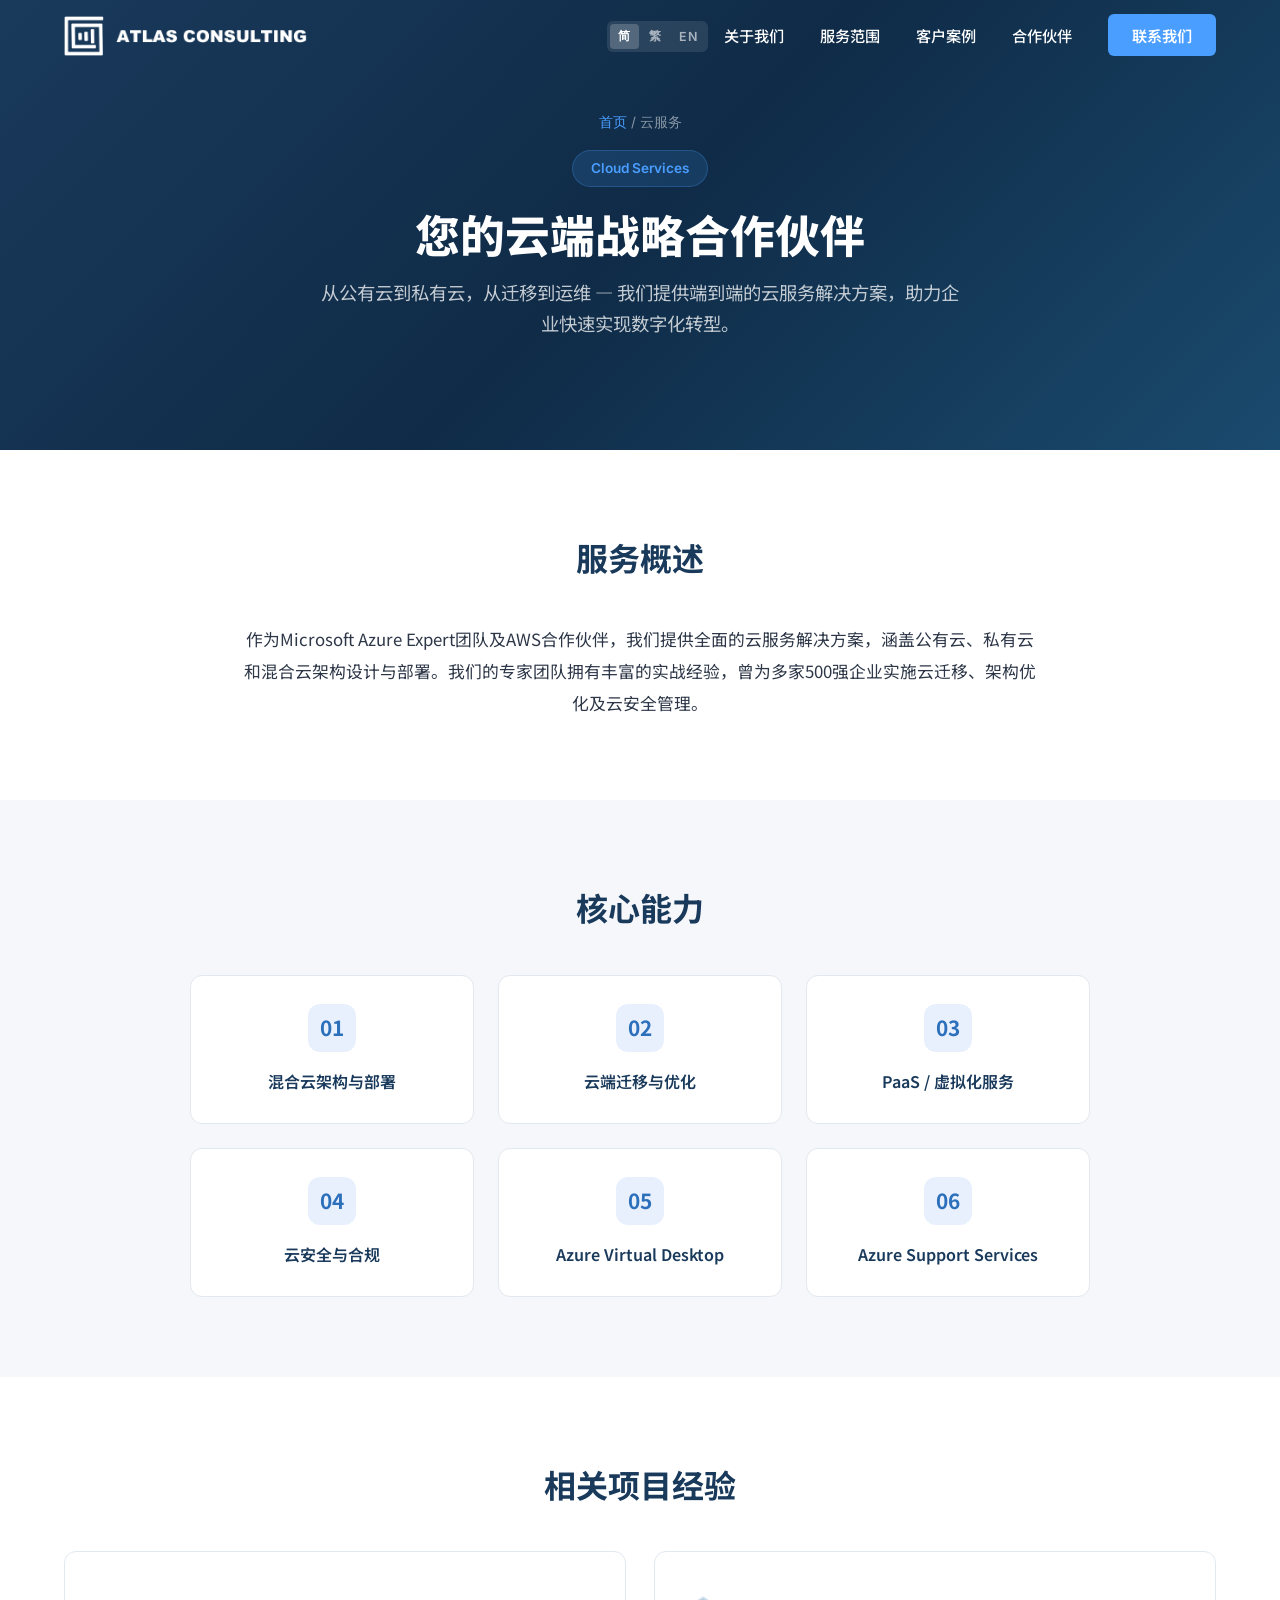
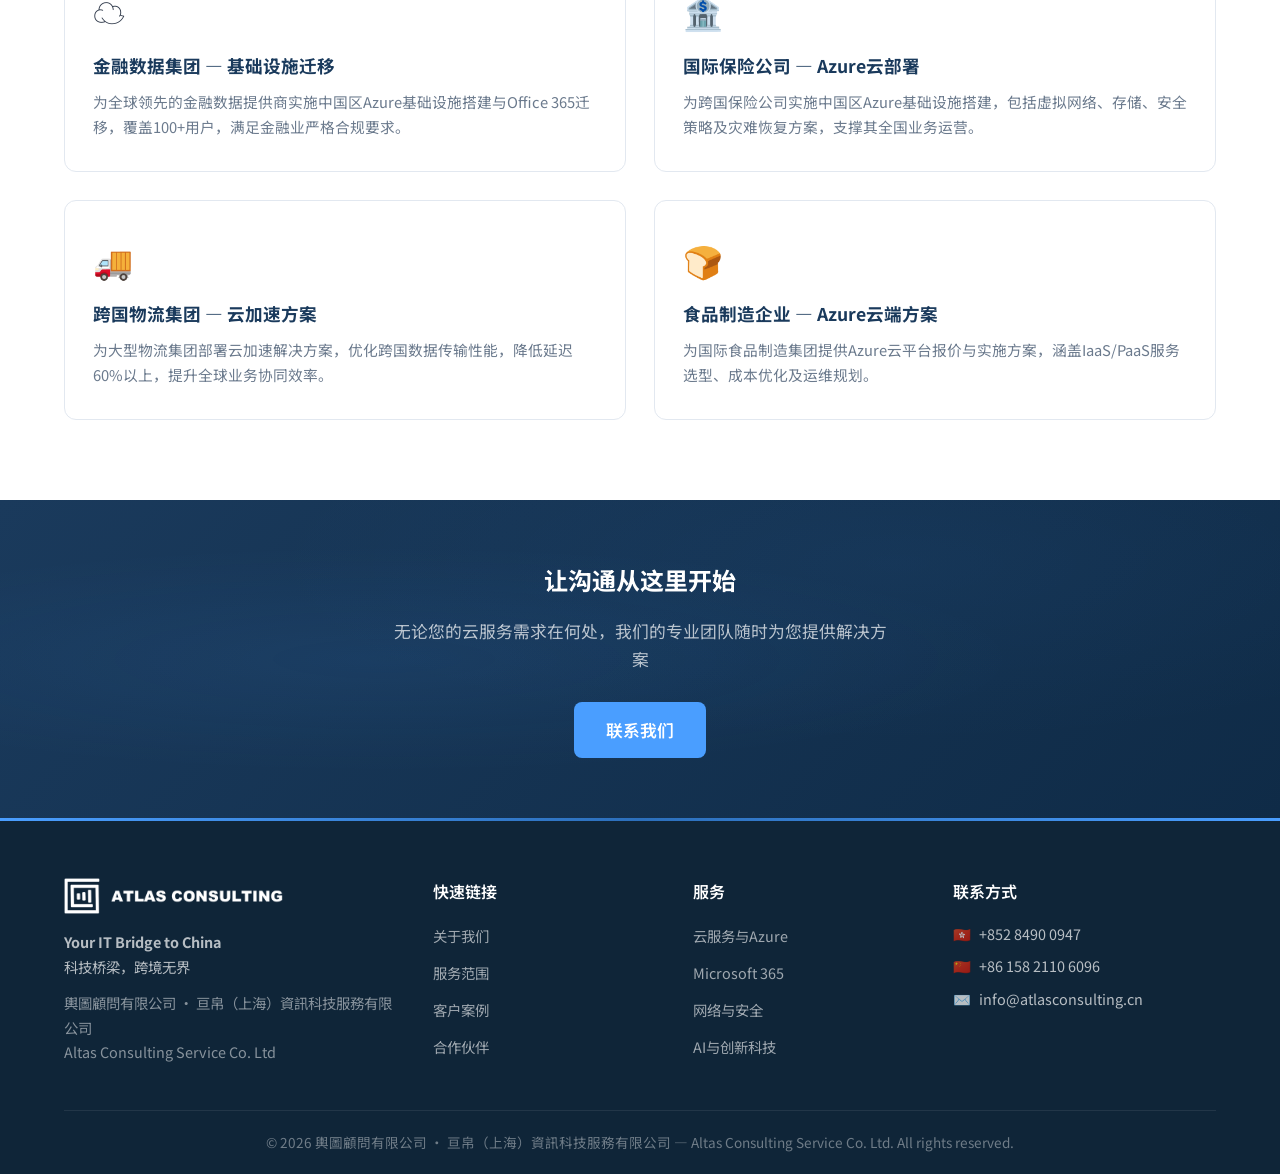
<file: services/cloud.html>
<!DOCTYPE html>
<html lang="zh-CN">
<head>
    <meta charset="UTF-8">
    <meta name="viewport" content="width=device-width, initial-scale=1.0">
    <title>云服务 | Cloud Services — Atlas Consulting</title>
    <meta name="description" content="Atlas Consulting 云服务 — Azure Expert团队，提供公有云、私有云、混合云架构设计、云端迁移与优化服务。">
    <meta name="robots" content="index, follow">
    <link rel="icon" type="image/jpg" href="../assets/images/cropped-logo-32x32.jpg">
    <link rel="preconnect" href="https://fonts.googleapis.com">
    <link rel="preconnect" href="https://fonts.gstatic.com" crossorigin>
    <link href="https://fonts.googleapis.com/css2?family=Inter:wght@400;500;600;700;800&family=Noto+Sans+SC:wght@400;500;600;700&display=swap" rel="stylesheet">
    <link rel="stylesheet" href="../assets/css/style.css">

    <!-- ========== OPEN GRAPH / TWITTER CARDS ========== -->
    <meta property="og:title" content="云服务 | Cloud Services — Atlas Consulting">
    <meta property="og:description" content="Atlas Consulting 云服务 — Azure Expert团队，提供公有云、私有云、混合云架构设计、云端迁移与优化服务。">
    <meta property="og:image" content="https://www.atlasconsulting.cn/assets/images/og-image.jpg">
    <meta property="og:url" content="https://www.atlasconsulting.cn/services/cloud.html">
    <meta property="og:type" content="website">
    <meta property="og:site_name" content="Atlas Consulting">
    <meta name="twitter:card" content="summary_large_image">
    <meta name="twitter:title" content="云服务 | Cloud Services — Atlas Consulting">
    <meta name="twitter:description" content="Atlas Consulting 云服务 — Azure Expert团队，提供公有云、私有云、混合云架构设计、云端迁移与优化服务。">
    <meta name="twitter:image" content="https://www.atlasconsulting.cn/assets/images/og-image.jpg">
</head>
<body class="service-detail">
    <!-- ========== SKIP LINK ========== -->
    <a href="#main" class="skip-link">Skip to main content</a>

    <!-- ========== MOBILE NAV OVERLAY ========== -->
    <div class="nav-overlay" id="navOverlay"></div>

    <nav class="navbar" id="navbar" aria-label="主导航">
        <div class="container nav-container">
            <a href="../" class="nav-logo">
                <img src="../assets/images/logo_280_blue.png" alt="Atlas Consulting" class="logo-blue">
                <img src="../assets/images/logo_280_white.png" alt="Atlas Consulting" class="logo-white">
            </a>
            <div class="nav-right">
                <div class="lang-switcher" role="group" aria-label="语言切换">
                    <button class="lang-btn" data-lang="zh-CN" onclick="applyLanguage('zh-CN')" aria-current="true">简</button>
                    <button class="lang-btn" data-lang="zh-TW" onclick="applyLanguage('zh-TW')">繁</button>
                    <button class="lang-btn" data-lang="en" onclick="applyLanguage('en')">EN</button>
                    <div aria-live="polite" class="sr-only" id="langStatus"></div>
                </div>
                <button class="nav-toggle" id="navToggle" aria-label="打开导航菜单" aria-expanded="false" aria-controls="navMenu">
                    <span></span><span></span><span></span>
                </button>
                <ul class="nav-menu" id="navMenu" role="menubar">
                    <li role="none"><a href="../#about" class="nav-link" data-i18n="nav.about" role="menuitem">关于我们</a></li>
                    <li role="none"><a href="../#services" class="nav-link" data-i18n="nav.services" role="menuitem">服务范围</a></li>
                    <li role="none"><a href="../#cases" class="nav-link" data-i18n="nav.cases" role="menuitem">客户案例</a></li>
                    <li role="none"><a href="../#partners" class="nav-link" data-i18n="nav.partners" role="menuitem">合作伙伴</a></li>
                    <li role="none"><a href="../#contact" class="nav-link nav-cta" data-i18n="nav.contact" role="menuitem">联系我们</a></li>
                </ul>
            </div>
        </div>
    </nav>

    <main id="main">
    <section class="sd-hero">
        <div class="container sd-hero-content">
            <div class="sd-hero-breadcrumb"><a href="../">首页</a> / <span data-i18n="sd.cloud.title">云服务</span></div>
            <div class="sd-hero-badge" data-i18n="sd.cloud.subtitle">Cloud Services</div>
            <h1 data-i18n="sd.cloud.hero">您的云端战略合作伙伴</h1>
            <p data-i18n="sd.cloud.desc">从公有云到私有云，从迁移到运维 — 我们提供端到端的云服务解决方案，助力企业快速实现数字化转型。</p>
        </div>
    </section>

    <section class="sd-section">
        <div class="container">
            <h2 data-i18n="sd.cloud.overview.title">服务概述</h2>
            <p class="sd-overview" data-i18n="sd.cloud.overview">作为Microsoft Azure Expert团队及AWS合作伙伴，我们提供全面的云服务解决方案，涵盖公有云、私有云和混合云架构设计与部署。我们的专家团队拥有丰富的实战经验，曾为多家500强企业实施云迁移、架构优化及云安全管理。</p>
        </div>
    </section>

    <section class="sd-section sd-section-alt">
        <div class="container">
            <h2 data-i18n="sd.cloud.cap.title">核心能力</h2>
            <div class="sd-cap-grid">
                <div class="sd-cap-item"><div class="sd-cap-icon">01</div><h4 data-i18n="sd.cloud.cap1">混合云架构与部署</h4></div>
                <div class="sd-cap-item"><div class="sd-cap-icon">02</div><h4 data-i18n="sd.cloud.cap2">云端迁移与优化</h4></div>
                <div class="sd-cap-item"><div class="sd-cap-icon">03</div><h4 data-i18n="sd.cloud.cap3">PaaS / 虚拟化服务</h4></div>
                <div class="sd-cap-item"><div class="sd-cap-icon">04</div><h4 data-i18n="sd.cloud.cap4">云安全与合规</h4></div>
                <div class="sd-cap-item"><div class="sd-cap-icon">05</div><h4 data-i18n="sd.cloud.cap5">Azure Virtual Desktop</h4></div>
                <div class="sd-cap-item"><div class="sd-cap-icon">06</div><h4 data-i18n="sd.cloud.cap6">Azure Support Services</h4></div>
            </div>
        </div>
    </section>

    <section class="sd-section">
        <div class="container">
            <h2 data-i18n="sd.cloud.projects.title">相关项目经验</h2>
            <div class="sd-projects-grid">
                <div class="sd-project-card">
                    <div class="sd-project-icon">☁️</div>
                    <h3 data-i18n="sd.cloud.proj1.name">金融数据集团 — 基础设施迁移</h3>
                    <p data-i18n="sd.cloud.proj1.desc">为全球领先的金融数据提供商实施中国区Azure基础设施搭建与Office 365迁移，覆盖100+用户，满足金融业严格合规要求。</p>
                </div>                <div class="sd-project-card">
                    <div class="sd-project-icon">🏦</div>
                    <h3 data-i18n="sd.cloud.proj2.name">国际保险公司 — Azure云部署</h3>
                    <p data-i18n="sd.cloud.proj2.desc">为跨国保险公司实施中国区Azure基础设施搭建，包括虚拟网络、存储、安全策略及灾难恢复方案，支撑其全国业务运营。</p>
                </div>                <div class="sd-project-card">
                    <div class="sd-project-icon">🚚</div>
                    <h3 data-i18n="sd.cloud.proj3.name">跨国物流集团 — 云加速方案</h3>
                    <p data-i18n="sd.cloud.proj3.desc">为大型物流集团部署云加速解决方案，优化跨国数据传输性能，降低延迟60%以上，提升全球业务协同效率。</p>
                </div>                <div class="sd-project-card">
                    <div class="sd-project-icon">🍞</div>
                    <h3 data-i18n="sd.cloud.proj4.name">食品制造企业 — Azure云端方案</h3>
                    <p data-i18n="sd.cloud.proj4.desc">为国际食品制造集团提供Azure云平台报价与实施方案，涵盖IaaS/PaaS服务选型、成本优化及运维规划。</p>
                </div>
            </div>
        </div>
    </section>

    <section class="sd-cta">
        <div class="container">
            <h2>让沟通从这里开始</h2>
            <p>无论您的云服务需求在何处，我们的专业团队随时为您提供解决方案</p>
            <a href="../#contact" class="btn btn-primary" data-i18n="hero.btn2">联系我们</a>
        </div>
    </section>
    </main>

    <footer class="footer">
        <div class="container">
            <div class="footer-grid">
                <div class="footer-brand">
                    <img src="../assets/images/logo_280_white.png" alt="Atlas Consulting" class="footer-logo">
                    <p><strong data-i18n="footer.brand">Your IT Bridge to China</strong><br><span data-i18n="footer.tagline">科技桥梁，跨境无界</span></p>
                    <p class="footer-brand-meta" data-i18n="footer.company">輿圖顧問有限公司 · 亘帛（上海）資訊科技服務有限公司<br>Altas Consulting Service Co. Ltd</p>
                </div>
                <div class="footer-links">
                    <h4 data-i18n="footer.links">快速链接</h4>
                    <ul>
                        <li><a href="../#about" data-i18n="footer.link1">关于我们</a></li>
                        <li><a href="../#services" data-i18n="footer.link2">服务范围</a></li>
                        <li><a href="../#cases" data-i18n="footer.link3">客户案例</a></li>
                        <li><a href="../#partners" data-i18n="footer.link4">合作伙伴</a></li>
                    </ul>
                </div>
                <div class="footer-links">
                    <h4 data-i18n="footer.service">服务</h4>
                    <ul>
                        <li><a href="cloud.html" data-i18n="footer.service1">云服务与Azure</a></li>
                        <li><a href="microsoft-365.html" data-i18n="footer.service2">Microsoft 365</a></li>
                        <li><a href="network-security.html" data-i18n="footer.service3">网络与安全</a></li>
                        <li><a href="ai-innovation.html" data-i18n="footer.service4">AI与创新科技</a></li>
                    </ul>
                </div>
                <div class="footer-contact">
                    <h4 data-i18n="footer.contact_title">联系方式</h4>
                    <p><span>🇭🇰</span> +852 8490 0947</p>
                    <p><span>🇨🇳</span> +86 158 2110 6096</p>
                    <p><span>✉️</span> info@atlasconsulting.cn</p>
                </div>
            </div>
            <div class="footer-bottom">
                <p data-i18n="footer.copyright">&copy; 2026 輿圖顧問有限公司 · 亘帛（上海）資訊科技服務有限公司 — Altas Consulting Service Co. Ltd. All rights reserved.</p>
            </div>
        </div>
    </footer>

    <script src="../assets/js/translations.js"></script>
    <script src="../assets/js/service-detail-i18n.js"></script>
    <script src="../assets/js/main.js"></script>
</body>
</html>
</file>
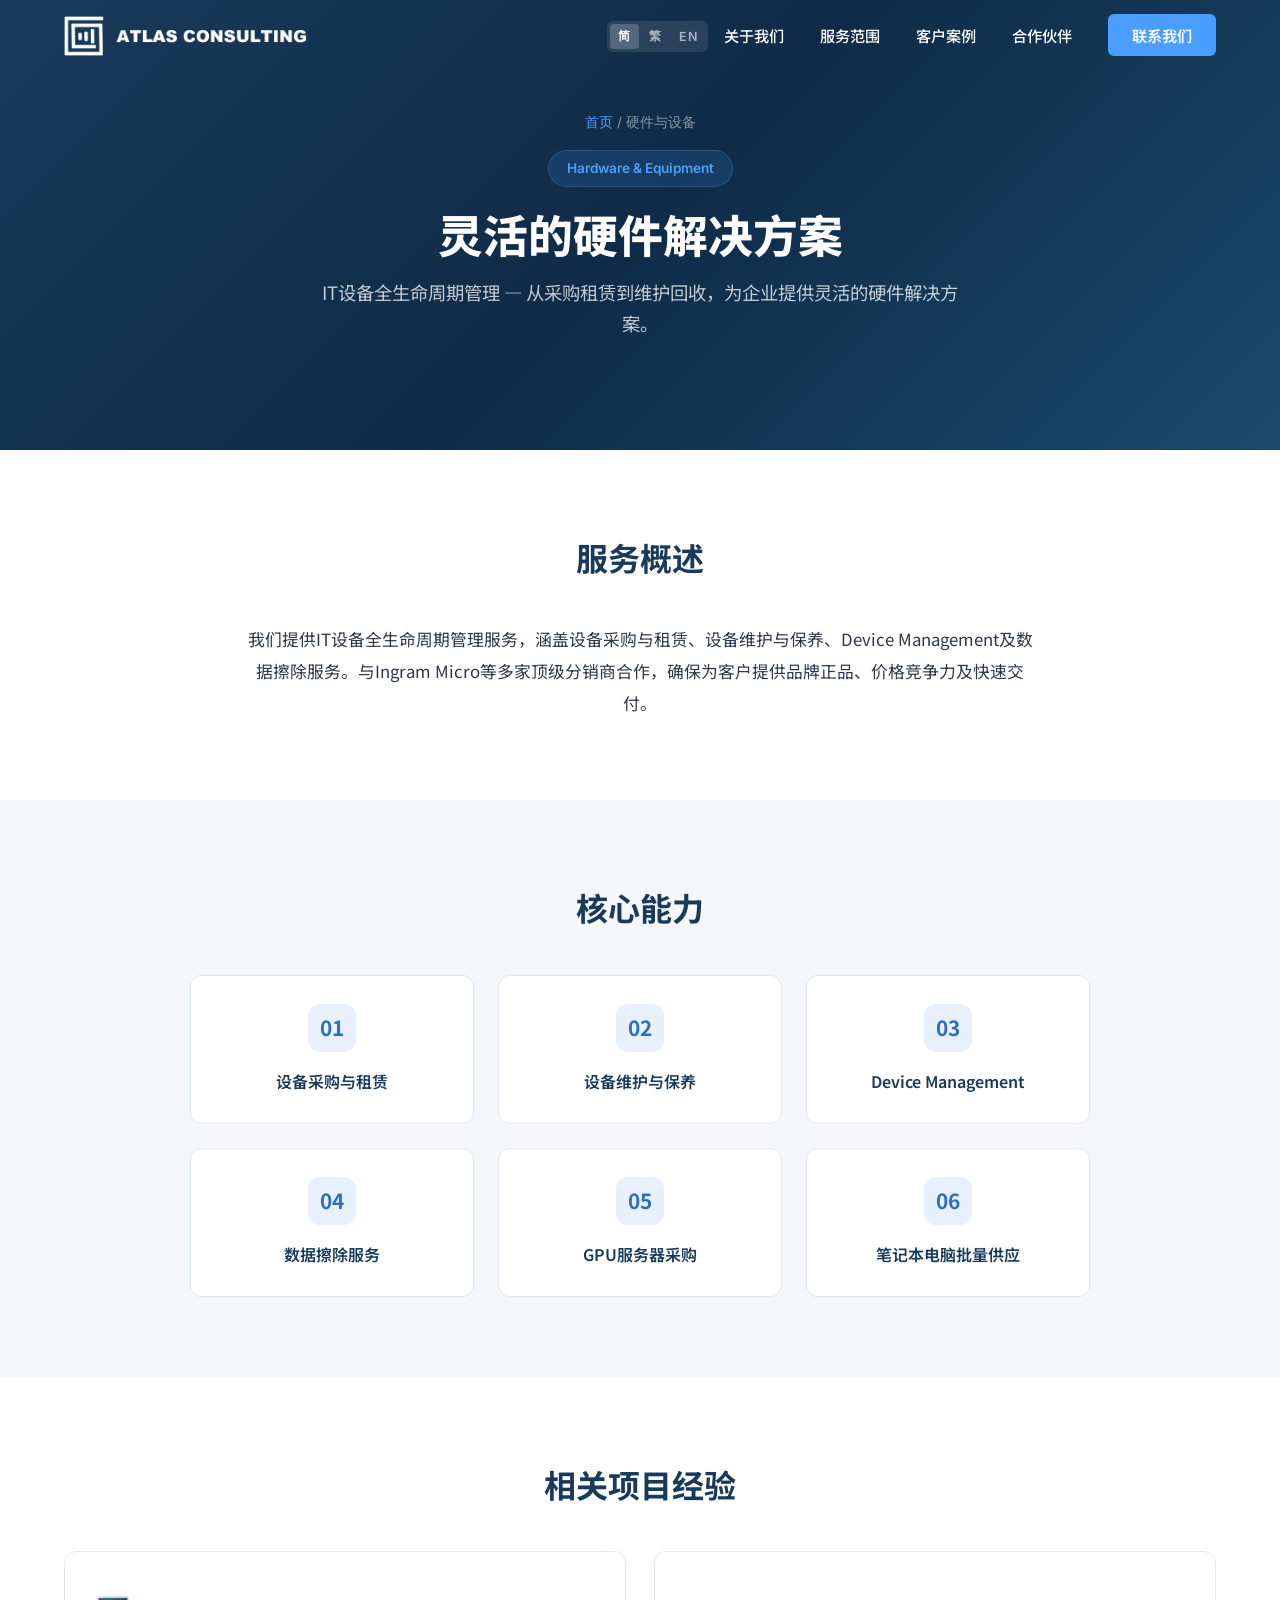
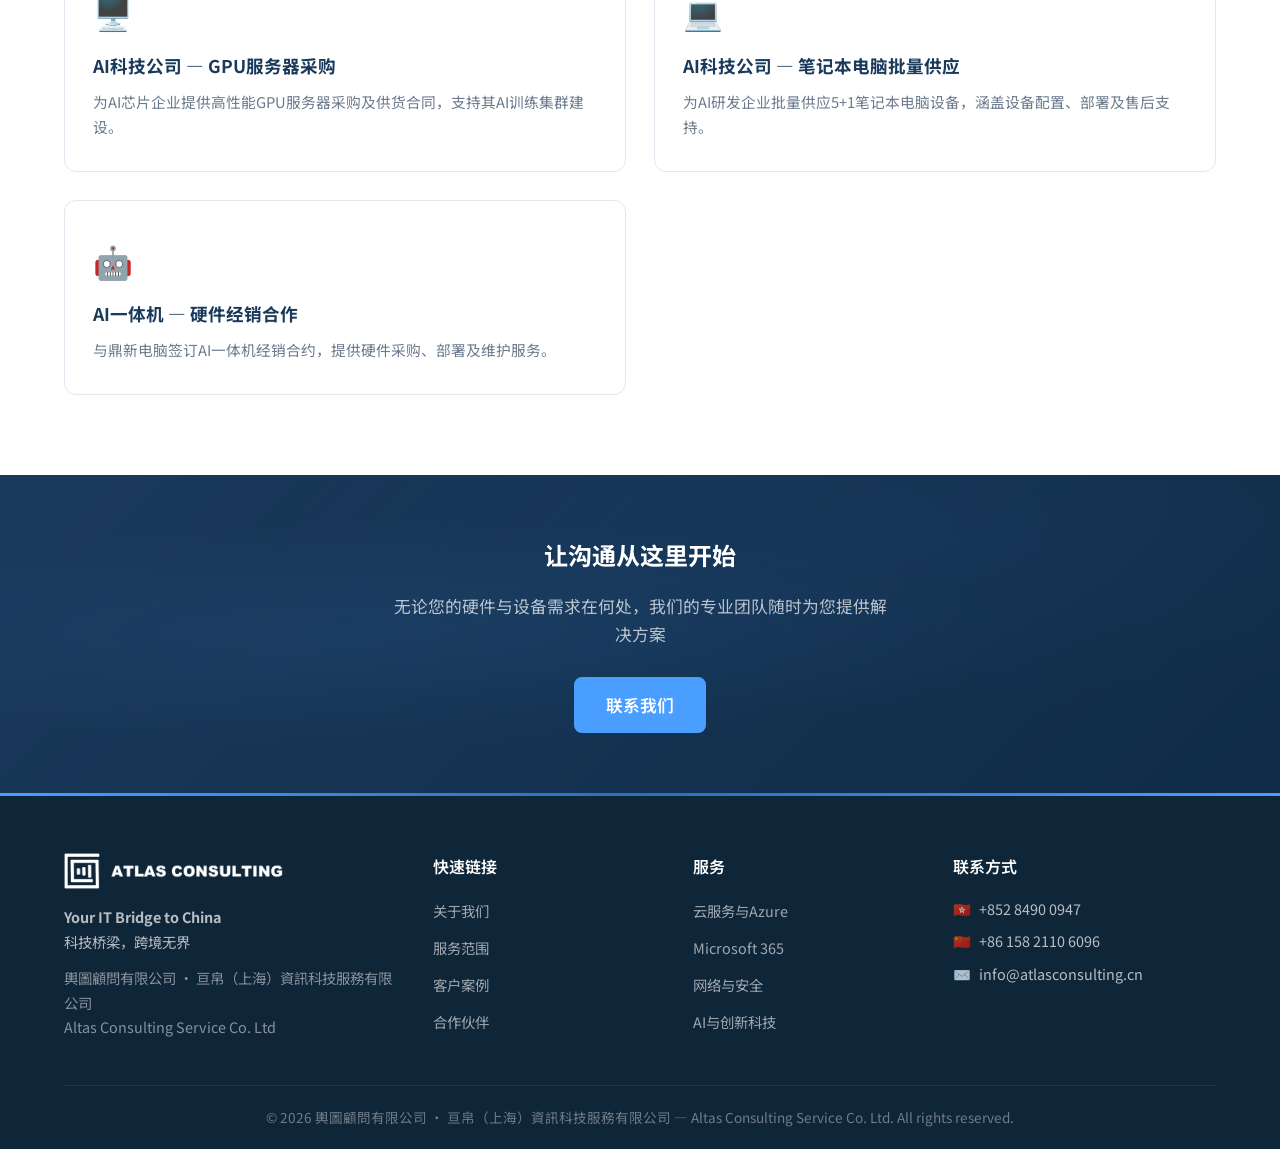
<file: services/hardware.html>
<!DOCTYPE html>
<html lang="zh-CN">
<head>
    <meta charset="UTF-8">
    <meta name="viewport" content="width=device-width, initial-scale=1.0">
    <title>硬件与设备 | Hardware & Equipment — Atlas Consulting</title>
    <meta name="description" content="Atlas Consulting 硬件与设备服务 — IT设备采购租赁、设备维护、Device Management、GPU服务器采购。">
    <meta name="robots" content="index, follow">
    <link rel="icon" type="image/jpg" href="../assets/images/cropped-logo-32x32.jpg">
    <link rel="preconnect" href="https://fonts.googleapis.com">
    <link rel="preconnect" href="https://fonts.gstatic.com" crossorigin>
    <link href="https://fonts.googleapis.com/css2?family=Inter:wght@400;500;600;700;800&family=Noto+Sans+SC:wght@400;500;600;700&display=swap" rel="stylesheet">
    <link rel="stylesheet" href="../assets/css/style.css">

    <!-- ========== OPEN GRAPH / TWITTER CARDS ========== -->
    <meta property="og:title" content="硬件与设备 | Hardware & Equipment — Atlas Consulting">
    <meta property="og:description" content="Atlas Consulting 硬件与设备服务 — IT设备采购租赁、设备维护、Device Management、GPU服务器采购。">
    <meta property="og:image" content="https://www.atlasconsulting.cn/assets/images/og-image.jpg">
    <meta property="og:url" content="https://www.atlasconsulting.cn/services/hardware.html">
    <meta property="og:type" content="website">
    <meta property="og:site_name" content="Atlas Consulting">
    <meta name="twitter:card" content="summary_large_image">
    <meta name="twitter:title" content="硬件与设备 | Hardware & Equipment — Atlas Consulting">
    <meta name="twitter:description" content="Atlas Consulting 硬件与设备服务 — IT设备采购租赁、设备维护、Device Management、GPU服务器采购。">
    <meta name="twitter:image" content="https://www.atlasconsulting.cn/assets/images/og-image.jpg">
</head>
<body class="service-detail">
    <!-- ========== SKIP LINK ========== -->
    <a href="#main" class="skip-link">Skip to main content</a>

    <!-- ========== MOBILE NAV OVERLAY ========== -->
    <div class="nav-overlay" id="navOverlay"></div>

    <nav class="navbar" id="navbar" aria-label="主导航">
        <div class="container nav-container">
            <a href="../" class="nav-logo">
                <img src="../assets/images/logo_280_blue.png" alt="Atlas Consulting" class="logo-blue">
                <img src="../assets/images/logo_280_white.png" alt="Atlas Consulting" class="logo-white">
            </a>
            <div class="nav-right">
                <div class="lang-switcher" role="group" aria-label="语言切换">
                    <button class="lang-btn" data-lang="zh-CN" onclick="applyLanguage('zh-CN')" aria-current="true">简</button>
                    <button class="lang-btn" data-lang="zh-TW" onclick="applyLanguage('zh-TW')">繁</button>
                    <button class="lang-btn" data-lang="en" onclick="applyLanguage('en')">EN</button>
                    <div aria-live="polite" class="sr-only" id="langStatus"></div>
                </div>
                <button class="nav-toggle" id="navToggle" aria-label="打开导航菜单" aria-expanded="false" aria-controls="navMenu">
                    <span></span><span></span><span></span>
                </button>
                <ul class="nav-menu" id="navMenu" role="menubar">
                    <li role="none"><a href="../#about" class="nav-link" data-i18n="nav.about" role="menuitem">关于我们</a></li>
                    <li role="none"><a href="../#services" class="nav-link" data-i18n="nav.services" role="menuitem">服务范围</a></li>
                    <li role="none"><a href="../#cases" class="nav-link" data-i18n="nav.cases" role="menuitem">客户案例</a></li>
                    <li role="none"><a href="../#partners" class="nav-link" data-i18n="nav.partners" role="menuitem">合作伙伴</a></li>
                    <li role="none"><a href="../#contact" class="nav-link nav-cta" data-i18n="nav.contact" role="menuitem">联系我们</a></li>
                </ul>
            </div>
        </div>
    </nav>

    <main id="main">
    <section class="sd-hero">
        <div class="container sd-hero-content">
            <div class="sd-hero-breadcrumb"><a href="../">首页</a> / <span data-i18n="sd.hardware.title">硬件与设备</span></div>
            <div class="sd-hero-badge" data-i18n="sd.hardware.subtitle">Hardware & Equipment</div>
            <h1 data-i18n="sd.hardware.hero">灵活的硬件解决方案</h1>
            <p data-i18n="sd.hardware.desc">IT设备全生命周期管理 — 从采购租赁到维护回收，为企业提供灵活的硬件解决方案。</p>
        </div>
    </section>

    <section class="sd-section">
        <div class="container">
            <h2 data-i18n="sd.hardware.overview.title">服务概述</h2>
            <p class="sd-overview" data-i18n="sd.hardware.overview">我们提供IT设备全生命周期管理服务，涵盖设备采购与租赁、设备维护与保养、Device Management及数据擦除服务。与Ingram Micro等多家顶级分销商合作，确保为客户提供品牌正品、价格竞争力及快速交付。</p>
        </div>
    </section>

    <section class="sd-section sd-section-alt">
        <div class="container">
            <h2 data-i18n="sd.hardware.cap.title">核心能力</h2>
            <div class="sd-cap-grid">
                <div class="sd-cap-item"><div class="sd-cap-icon">01</div><h4 data-i18n="sd.hardware.cap1">设备采购与租赁</h4></div>
                <div class="sd-cap-item"><div class="sd-cap-icon">02</div><h4 data-i18n="sd.hardware.cap2">设备维护与保养</h4></div>
                <div class="sd-cap-item"><div class="sd-cap-icon">03</div><h4 data-i18n="sd.hardware.cap3">Device Management</h4></div>
                <div class="sd-cap-item"><div class="sd-cap-icon">04</div><h4 data-i18n="sd.hardware.cap4">数据擦除服务</h4></div>
                <div class="sd-cap-item"><div class="sd-cap-icon">05</div><h4 data-i18n="sd.hardware.cap5">GPU服务器采购</h4></div>
                <div class="sd-cap-item"><div class="sd-cap-icon">06</div><h4 data-i18n="sd.hardware.cap6">笔记本电脑批量供应</h4></div>
            </div>
        </div>
    </section>

    <section class="sd-section">
        <div class="container">
            <h2 data-i18n="sd.hardware.projects.title">相关项目经验</h2>
            <div class="sd-projects-grid">
                <div class="sd-project-card">
                    <div class="sd-project-icon">🖥️</div>
                    <h3 data-i18n="sd.hardware.proj1.name">AI科技公司 — GPU服务器采购</h3>
                    <p data-i18n="sd.hardware.proj1.desc">为AI芯片企业提供高性能GPU服务器采购及供货合同，支持其AI训练集群建设。</p>
                </div>                <div class="sd-project-card">
                    <div class="sd-project-icon">💻</div>
                    <h3 data-i18n="sd.hardware.proj2.name">AI科技公司 — 笔记本电脑批量供应</h3>
                    <p data-i18n="sd.hardware.proj2.desc">为AI研发企业批量供应5+1笔记本电脑设备，涵盖设备配置、部署及售后支持。</p>
                </div>                <div class="sd-project-card">
                    <div class="sd-project-icon">🤖</div>
                    <h3 data-i18n="sd.hardware.proj3.name">AI一体机 — 硬件经销合作</h3>
                    <p data-i18n="sd.hardware.proj3.desc">与鼎新电脑签订AI一体机经销合约，提供硬件采购、部署及维护服务。</p>
                </div>
            </div>
        </div>
    </section>

    <section class="sd-cta">
        <div class="container">
            <h2>让沟通从这里开始</h2>
            <p>无论您的硬件与设备需求在何处，我们的专业团队随时为您提供解决方案</p>
            <a href="../#contact" class="btn btn-primary" data-i18n="hero.btn2">联系我们</a>
        </div>
    </section>
    </main>

    <footer class="footer">
        <div class="container">
            <div class="footer-grid">
                <div class="footer-brand">
                    <img src="../assets/images/logo_280_white.png" alt="Atlas Consulting" class="footer-logo">
                    <p><strong data-i18n="footer.brand">Your IT Bridge to China</strong><br><span data-i18n="footer.tagline">科技桥梁，跨境无界</span></p>
                    <p class="footer-brand-meta" data-i18n="footer.company">輿圖顧問有限公司 · 亘帛（上海）資訊科技服務有限公司<br>Altas Consulting Service Co. Ltd</p>
                </div>
                <div class="footer-links">
                    <h4 data-i18n="footer.links">快速链接</h4>
                    <ul>
                        <li><a href="../#about" data-i18n="footer.link1">关于我们</a></li>
                        <li><a href="../#services" data-i18n="footer.link2">服务范围</a></li>
                        <li><a href="../#cases" data-i18n="footer.link3">客户案例</a></li>
                        <li><a href="../#partners" data-i18n="footer.link4">合作伙伴</a></li>
                    </ul>
                </div>
                <div class="footer-links">
                    <h4 data-i18n="footer.service">服务</h4>
                    <ul>
                        <li><a href="cloud.html" data-i18n="footer.service1">云服务与Azure</a></li>
                        <li><a href="microsoft-365.html" data-i18n="footer.service2">Microsoft 365</a></li>
                        <li><a href="network-security.html" data-i18n="footer.service3">网络与安全</a></li>
                        <li><a href="ai-innovation.html" data-i18n="footer.service4">AI与创新科技</a></li>
                    </ul>
                </div>
                <div class="footer-contact">
                    <h4 data-i18n="footer.contact_title">联系方式</h4>
                    <p><span>🇭🇰</span> +852 8490 0947</p>
                    <p><span>🇨🇳</span> +86 158 2110 6096</p>
                    <p><span>✉️</span> info@atlasconsulting.cn</p>
                </div>
            </div>
            <div class="footer-bottom">
                <p data-i18n="footer.copyright">&copy; 2026 輿圖顧問有限公司 · 亘帛（上海）資訊科技服務有限公司 — Altas Consulting Service Co. Ltd. All rights reserved.</p>
            </div>
        </div>
    </footer>

    <script src="../assets/js/translations.js"></script>
    <script src="../assets/js/service-detail-i18n.js"></script>
    <script src="../assets/js/main.js"></script>
</body>
</html>
</file>
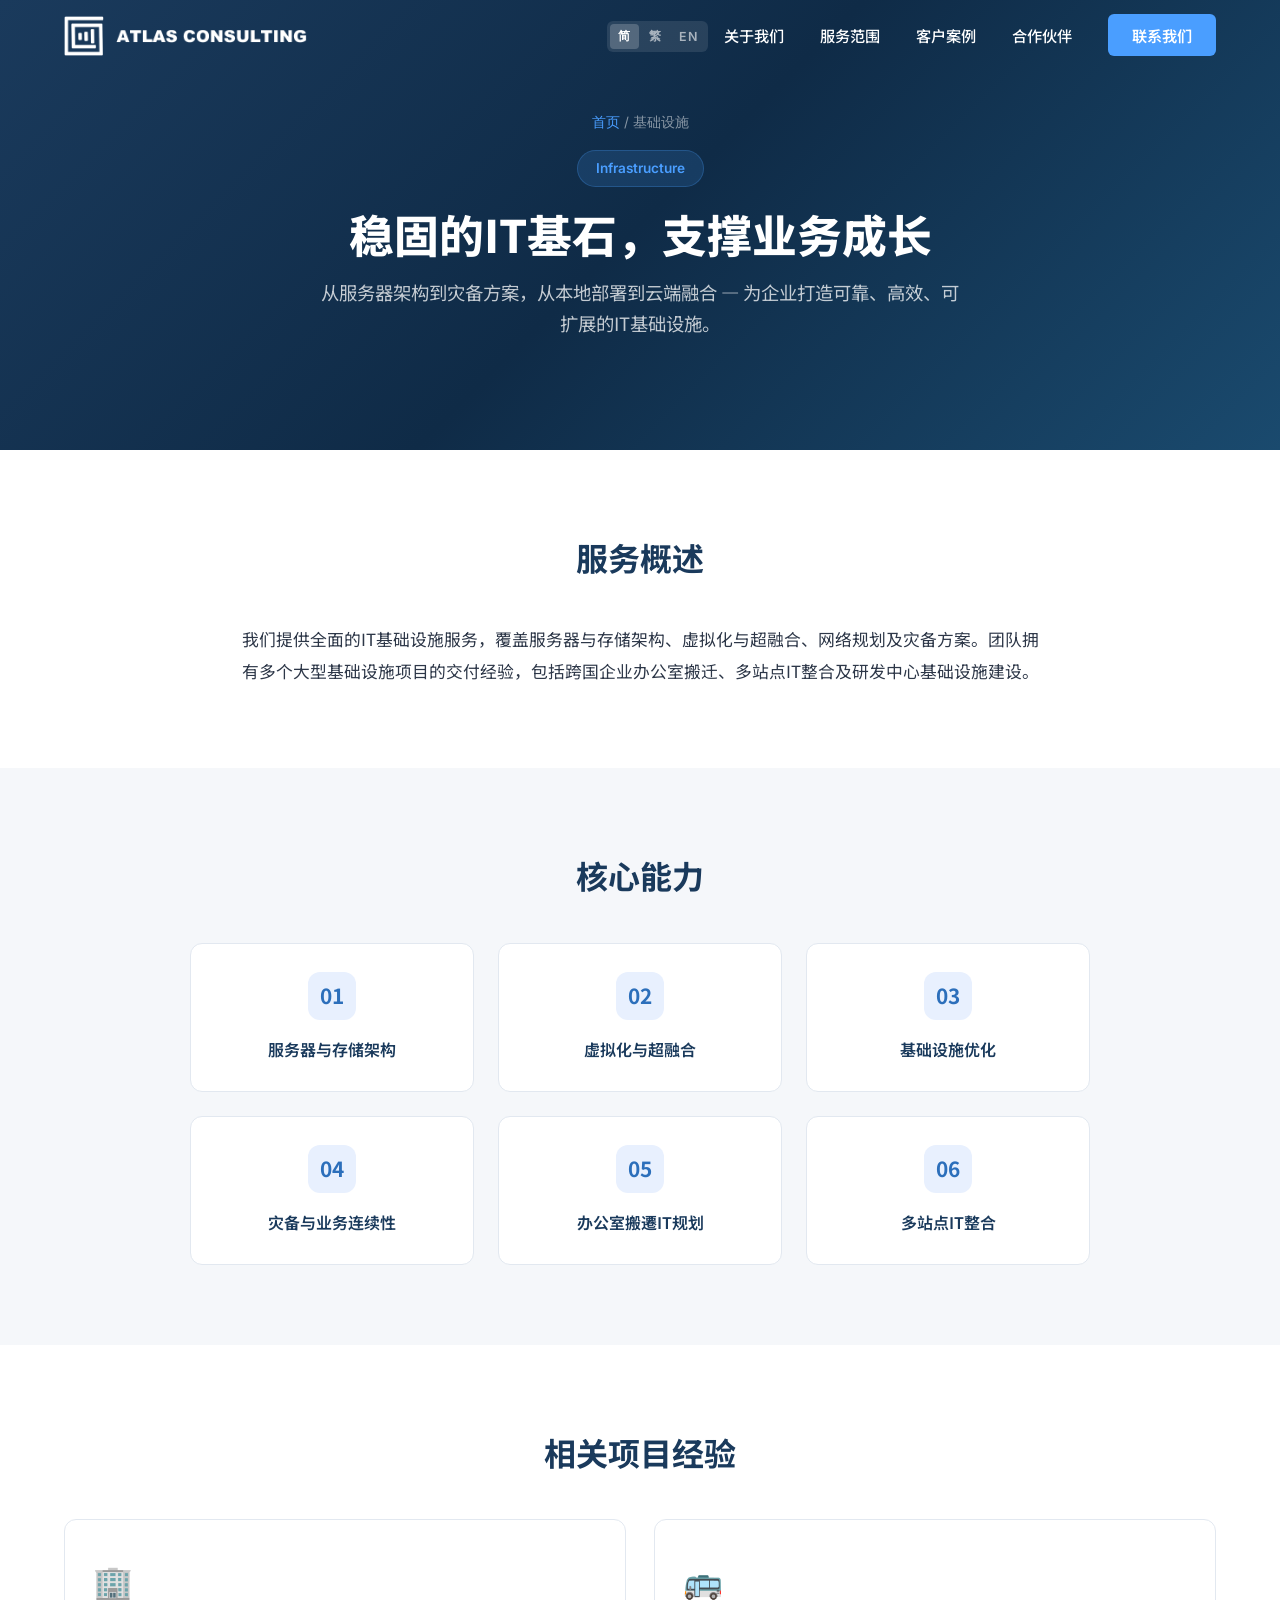
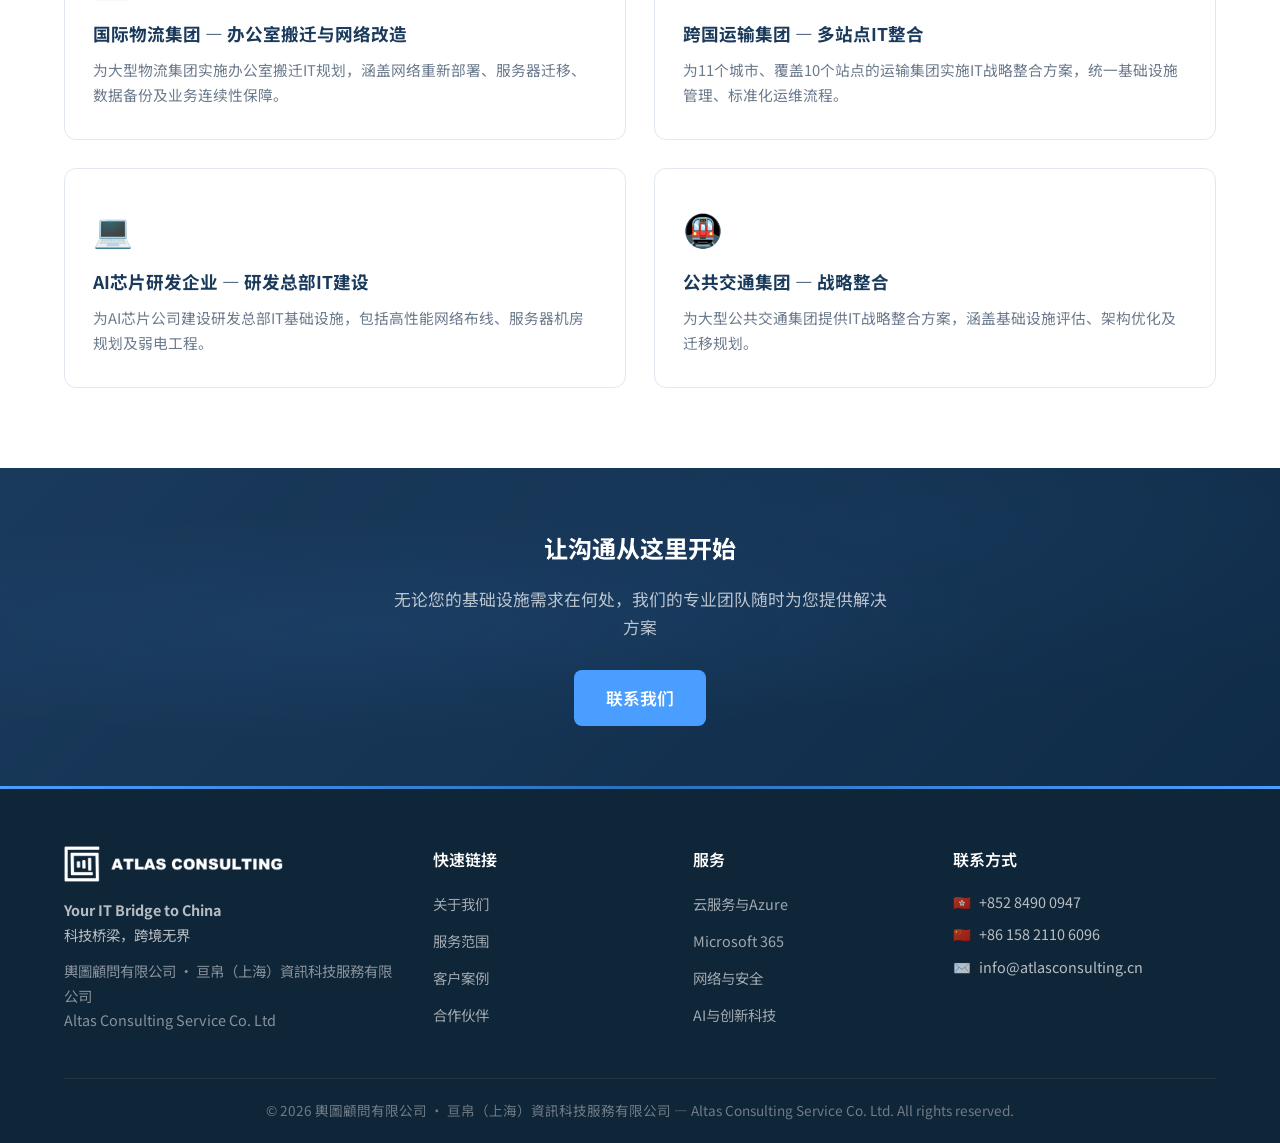
<file: services/infrastructure.html>
<!DOCTYPE html>
<html lang="zh-CN">
<head>
    <meta charset="UTF-8">
    <meta name="viewport" content="width=device-width, initial-scale=1.0">
    <title>基础设施 | Infrastructure — Atlas Consulting</title>
    <meta name="description" content="Atlas Consulting IT基础设施服务 — 服务器与存储架构、虚拟化与超融合、多站点IT整合、办公室搬迁IT规划。">
    <meta name="robots" content="index, follow">
    <link rel="icon" type="image/jpg" href="../assets/images/cropped-logo-32x32.jpg">
    <link rel="preconnect" href="https://fonts.googleapis.com">
    <link rel="preconnect" href="https://fonts.gstatic.com" crossorigin>
    <link href="https://fonts.googleapis.com/css2?family=Inter:wght@400;500;600;700;800&family=Noto+Sans+SC:wght@400;500;600;700&display=swap" rel="stylesheet">
    <link rel="stylesheet" href="../assets/css/style.css">

    <!-- ========== OPEN GRAPH / TWITTER CARDS ========== -->
    <meta property="og:title" content="基础设施 | Infrastructure — Atlas Consulting">
    <meta property="og:description" content="Atlas Consulting IT基础设施服务 — 服务器与存储架构、虚拟化与超融合、多站点IT整合、办公室搬迁IT规划。">
    <meta property="og:image" content="https://www.atlasconsulting.cn/assets/images/og-image.jpg">
    <meta property="og:url" content="https://www.atlasconsulting.cn/services/infrastructure.html">
    <meta property="og:type" content="website">
    <meta property="og:site_name" content="Atlas Consulting">
    <meta name="twitter:card" content="summary_large_image">
    <meta name="twitter:title" content="基础设施 | Infrastructure — Atlas Consulting">
    <meta name="twitter:description" content="Atlas Consulting IT基础设施服务 — 服务器与存储架构、虚拟化与超融合、多站点IT整合、办公室搬迁IT规划。">
    <meta name="twitter:image" content="https://www.atlasconsulting.cn/assets/images/og-image.jpg">
</head>
<body class="service-detail">
    <!-- ========== SKIP LINK ========== -->
    <a href="#main" class="skip-link">Skip to main content</a>

    <!-- ========== MOBILE NAV OVERLAY ========== -->
    <div class="nav-overlay" id="navOverlay"></div>

    <nav class="navbar" id="navbar" aria-label="主导航">
        <div class="container nav-container">
            <a href="../" class="nav-logo">
                <img src="../assets/images/logo_280_blue.png" alt="Atlas Consulting" class="logo-blue">
                <img src="../assets/images/logo_280_white.png" alt="Atlas Consulting" class="logo-white">
            </a>
            <div class="nav-right">
                <div class="lang-switcher" role="group" aria-label="语言切换">
                    <button class="lang-btn" data-lang="zh-CN" onclick="applyLanguage('zh-CN')" aria-current="true">简</button>
                    <button class="lang-btn" data-lang="zh-TW" onclick="applyLanguage('zh-TW')">繁</button>
                    <button class="lang-btn" data-lang="en" onclick="applyLanguage('en')">EN</button>
                    <div aria-live="polite" class="sr-only" id="langStatus"></div>
                </div>
                <button class="nav-toggle" id="navToggle" aria-label="打开导航菜单" aria-expanded="false" aria-controls="navMenu">
                    <span></span><span></span><span></span>
                </button>
                <ul class="nav-menu" id="navMenu" role="menubar">
                    <li role="none"><a href="../#about" class="nav-link" data-i18n="nav.about" role="menuitem">关于我们</a></li>
                    <li role="none"><a href="../#services" class="nav-link" data-i18n="nav.services" role="menuitem">服务范围</a></li>
                    <li role="none"><a href="../#cases" class="nav-link" data-i18n="nav.cases" role="menuitem">客户案例</a></li>
                    <li role="none"><a href="../#partners" class="nav-link" data-i18n="nav.partners" role="menuitem">合作伙伴</a></li>
                    <li role="none"><a href="../#contact" class="nav-link nav-cta" data-i18n="nav.contact" role="menuitem">联系我们</a></li>
                </ul>
            </div>
        </div>
    </nav>

    <main id="main">
    <section class="sd-hero">
        <div class="container sd-hero-content">
            <div class="sd-hero-breadcrumb"><a href="../">首页</a> / <span data-i18n="sd.infra.title">基础设施</span></div>
            <div class="sd-hero-badge" data-i18n="sd.infra.subtitle">Infrastructure</div>
            <h1 data-i18n="sd.infra.hero">稳固的IT基石，支撑业务成长</h1>
            <p data-i18n="sd.infra.desc">从服务器架构到灾备方案，从本地部署到云端融合 — 为企业打造可靠、高效、可扩展的IT基础设施。</p>
        </div>
    </section>

    <section class="sd-section">
        <div class="container">
            <h2 data-i18n="sd.infra.overview.title">服务概述</h2>
            <p class="sd-overview" data-i18n="sd.infra.overview">我们提供全面的IT基础设施服务，覆盖服务器与存储架构、虚拟化与超融合、网络规划及灾备方案。团队拥有多个大型基础设施项目的交付经验，包括跨国企业办公室搬迁、多站点IT整合及研发中心基础设施建设。</p>
        </div>
    </section>

    <section class="sd-section sd-section-alt">
        <div class="container">
            <h2 data-i18n="sd.infra.cap.title">核心能力</h2>
            <div class="sd-cap-grid">
                <div class="sd-cap-item"><div class="sd-cap-icon">01</div><h4 data-i18n="sd.infra.cap1">服务器与存储架构</h4></div>
                <div class="sd-cap-item"><div class="sd-cap-icon">02</div><h4 data-i18n="sd.infra.cap2">虚拟化与超融合</h4></div>
                <div class="sd-cap-item"><div class="sd-cap-icon">03</div><h4 data-i18n="sd.infra.cap3">基础设施优化</h4></div>
                <div class="sd-cap-item"><div class="sd-cap-icon">04</div><h4 data-i18n="sd.infra.cap4">灾备与业务连续性</h4></div>
                <div class="sd-cap-item"><div class="sd-cap-icon">05</div><h4 data-i18n="sd.infra.cap5">办公室搬迁IT规划</h4></div>
                <div class="sd-cap-item"><div class="sd-cap-icon">06</div><h4 data-i18n="sd.infra.cap6">多站点IT整合</h4></div>
            </div>
        </div>
    </section>

    <section class="sd-section">
        <div class="container">
            <h2 data-i18n="sd.infra.projects.title">相关项目经验</h2>
            <div class="sd-projects-grid">
                <div class="sd-project-card">
                    <div class="sd-project-icon">🏢</div>
                    <h3 data-i18n="sd.infra.proj1.name">国际物流集团 — 办公室搬迁与网络改造</h3>
                    <p data-i18n="sd.infra.proj1.desc">为大型物流集团实施办公室搬迁IT规划，涵盖网络重新部署、服务器迁移、数据备份及业务连续性保障。</p>
                </div>                <div class="sd-project-card">
                    <div class="sd-project-icon">🚌</div>
                    <h3 data-i18n="sd.infra.proj2.name">跨国运输集团 — 多站点IT整合</h3>
                    <p data-i18n="sd.infra.proj2.desc">为11个城市、覆盖10个站点的运输集团实施IT战略整合方案，统一基础设施管理、标准化运维流程。</p>
                </div>                <div class="sd-project-card">
                    <div class="sd-project-icon">💻</div>
                    <h3 data-i18n="sd.infra.proj3.name">AI芯片研发企业 — 研发总部IT建设</h3>
                    <p data-i18n="sd.infra.proj3.desc">为AI芯片公司建设研发总部IT基础设施，包括高性能网络布线、服务器机房规划及弱电工程。</p>
                </div>                <div class="sd-project-card">
                    <div class="sd-project-icon">🚇</div>
                    <h3 data-i18n="sd.infra.proj4.name">公共交通集团 — 战略整合</h3>
                    <p data-i18n="sd.infra.proj4.desc">为大型公共交通集团提供IT战略整合方案，涵盖基础设施评估、架构优化及迁移规划。</p>
                </div>
            </div>
        </div>
    </section>

    <section class="sd-cta">
        <div class="container">
            <h2>让沟通从这里开始</h2>
            <p>无论您的基础设施需求在何处，我们的专业团队随时为您提供解决方案</p>
            <a href="../#contact" class="btn btn-primary" data-i18n="hero.btn2">联系我们</a>
        </div>
    </section>
    </main>

    <footer class="footer">
        <div class="container">
            <div class="footer-grid">
                <div class="footer-brand">
                    <img src="../assets/images/logo_280_white.png" alt="Atlas Consulting" class="footer-logo">
                    <p><strong data-i18n="footer.brand">Your IT Bridge to China</strong><br><span data-i18n="footer.tagline">科技桥梁，跨境无界</span></p>
                    <p class="footer-brand-meta" data-i18n="footer.company">輿圖顧問有限公司 · 亘帛（上海）資訊科技服務有限公司<br>Altas Consulting Service Co. Ltd</p>
                </div>
                <div class="footer-links">
                    <h4 data-i18n="footer.links">快速链接</h4>
                    <ul>
                        <li><a href="../#about" data-i18n="footer.link1">关于我们</a></li>
                        <li><a href="../#services" data-i18n="footer.link2">服务范围</a></li>
                        <li><a href="../#cases" data-i18n="footer.link3">客户案例</a></li>
                        <li><a href="../#partners" data-i18n="footer.link4">合作伙伴</a></li>
                    </ul>
                </div>
                <div class="footer-links">
                    <h4 data-i18n="footer.service">服务</h4>
                    <ul>
                        <li><a href="cloud.html" data-i18n="footer.service1">云服务与Azure</a></li>
                        <li><a href="microsoft-365.html" data-i18n="footer.service2">Microsoft 365</a></li>
                        <li><a href="network-security.html" data-i18n="footer.service3">网络与安全</a></li>
                        <li><a href="ai-innovation.html" data-i18n="footer.service4">AI与创新科技</a></li>
                    </ul>
                </div>
                <div class="footer-contact">
                    <h4 data-i18n="footer.contact_title">联系方式</h4>
                    <p><span>🇭🇰</span> +852 8490 0947</p>
                    <p><span>🇨🇳</span> +86 158 2110 6096</p>
                    <p><span>✉️</span> info@atlasconsulting.cn</p>
                </div>
            </div>
            <div class="footer-bottom">
                <p data-i18n="footer.copyright">&copy; 2026 輿圖顧問有限公司 · 亘帛（上海）資訊科技服務有限公司 — Altas Consulting Service Co. Ltd. All rights reserved.</p>
            </div>
        </div>
    </footer>

    <script src="../assets/js/translations.js"></script>
    <script src="../assets/js/service-detail-i18n.js"></script>
    <script src="../assets/js/main.js"></script>
</body>
</html>
</file>
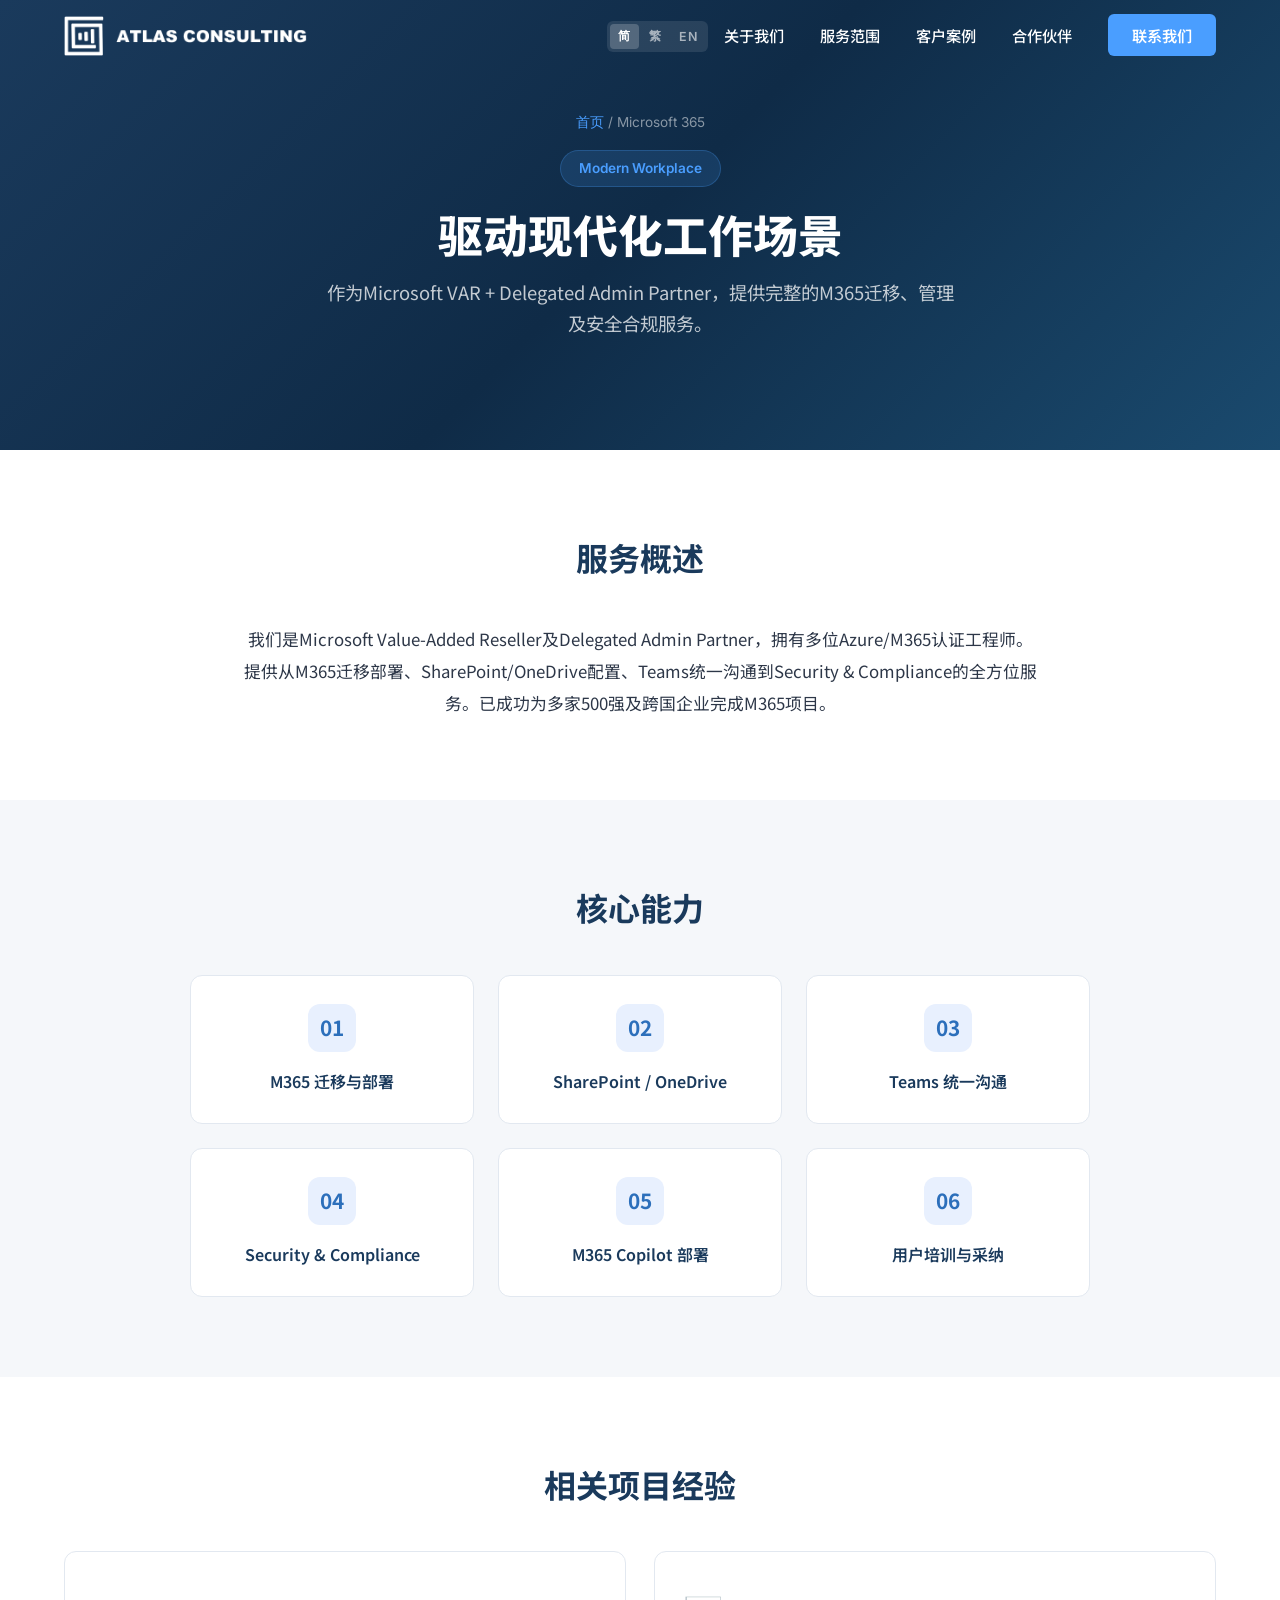
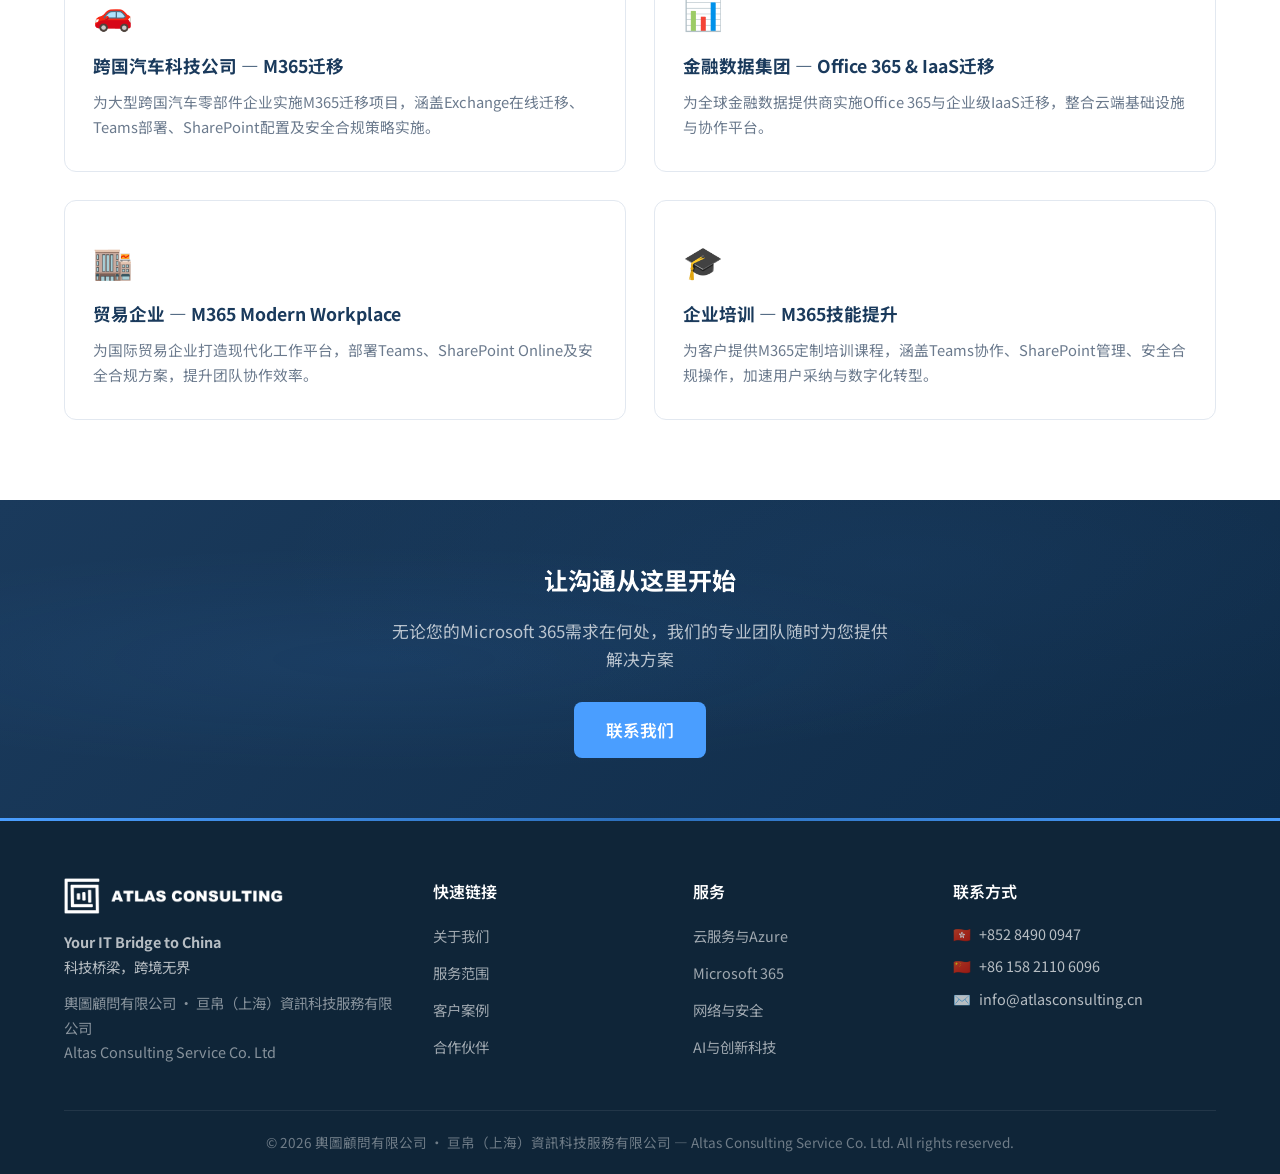
<file: services/microsoft-365.html>
<!DOCTYPE html>
<html lang="zh-CN">
<head>
    <meta charset="UTF-8">
    <meta name="viewport" content="width=device-width, initial-scale=1.0">
    <title>Microsoft 365 | Microsoft 365 — Atlas Consulting</title>
    <meta name="description" content="Atlas Consulting Microsoft 365服务 — Microsoft VAR + Delegated Admin Partner，M365迁移、SharePoint、Teams、Security & Compliance。">
    <meta name="robots" content="index, follow">
    <link rel="icon" type="image/jpg" href="../assets/images/cropped-logo-32x32.jpg">
    <link rel="preconnect" href="https://fonts.googleapis.com">
    <link rel="preconnect" href="https://fonts.gstatic.com" crossorigin>
    <link href="https://fonts.googleapis.com/css2?family=Inter:wght@400;500;600;700;800&family=Noto+Sans+SC:wght@400;500;600;700&display=swap" rel="stylesheet">
    <link rel="stylesheet" href="../assets/css/style.css">

    <!-- ========== OPEN GRAPH / TWITTER CARDS ========== -->
    <meta property="og:title" content="Microsoft 365 | Microsoft 365 — Atlas Consulting">
    <meta property="og:description" content="Atlas Consulting Microsoft 365服务 — Microsoft VAR + Delegated Admin Partner，M365迁移、SharePoint、Teams、Security & Compliance。">
    <meta property="og:image" content="https://www.atlasconsulting.cn/assets/images/og-image.jpg">
    <meta property="og:url" content="https://www.atlasconsulting.cn/services/microsoft-365.html">
    <meta property="og:type" content="website">
    <meta property="og:site_name" content="Atlas Consulting">
    <meta name="twitter:card" content="summary_large_image">
    <meta name="twitter:title" content="Microsoft 365 | Microsoft 365 — Atlas Consulting">
    <meta name="twitter:description" content="Atlas Consulting Microsoft 365服务 — Microsoft VAR + Delegated Admin Partner，M365迁移、SharePoint、Teams、Security & Compliance。">
    <meta name="twitter:image" content="https://www.atlasconsulting.cn/assets/images/og-image.jpg">
</head>
<body class="service-detail">
    <!-- ========== SKIP LINK ========== -->
    <a href="#main" class="skip-link">Skip to main content</a>

    <!-- ========== MOBILE NAV OVERLAY ========== -->
    <div class="nav-overlay" id="navOverlay"></div>

    <nav class="navbar" id="navbar" aria-label="主导航">
        <div class="container nav-container">
            <a href="../" class="nav-logo">
                <img src="../assets/images/logo_280_blue.png" alt="Atlas Consulting" class="logo-blue">
                <img src="../assets/images/logo_280_white.png" alt="Atlas Consulting" class="logo-white">
            </a>
            <div class="nav-right">
                <div class="lang-switcher" role="group" aria-label="语言切换">
                    <button class="lang-btn" data-lang="zh-CN" onclick="applyLanguage('zh-CN')" aria-current="true">简</button>
                    <button class="lang-btn" data-lang="zh-TW" onclick="applyLanguage('zh-TW')">繁</button>
                    <button class="lang-btn" data-lang="en" onclick="applyLanguage('en')">EN</button>
                    <div aria-live="polite" class="sr-only" id="langStatus"></div>
                </div>
                <button class="nav-toggle" id="navToggle" aria-label="打开导航菜单" aria-expanded="false" aria-controls="navMenu">
                    <span></span><span></span><span></span>
                </button>
                <ul class="nav-menu" id="navMenu" role="menubar">
                    <li role="none"><a href="../#about" class="nav-link" data-i18n="nav.about" role="menuitem">关于我们</a></li>
                    <li role="none"><a href="../#services" class="nav-link" data-i18n="nav.services" role="menuitem">服务范围</a></li>
                    <li role="none"><a href="../#cases" class="nav-link" data-i18n="nav.cases" role="menuitem">客户案例</a></li>
                    <li role="none"><a href="../#partners" class="nav-link" data-i18n="nav.partners" role="menuitem">合作伙伴</a></li>
                    <li role="none"><a href="../#contact" class="nav-link nav-cta" data-i18n="nav.contact" role="menuitem">联系我们</a></li>
                </ul>
            </div>
        </div>
    </nav>

    <main id="main">
    <section class="sd-hero">
        <div class="container sd-hero-content">
            <div class="sd-hero-breadcrumb"><a href="../">首页</a> / <span data-i18n="sd.m365.title">Microsoft 365</span></div>
            <div class="sd-hero-badge" data-i18n="sd.m365.subtitle">Modern Workplace</div>
            <h1 data-i18n="sd.m365.hero">驱动现代化工作场景</h1>
            <p data-i18n="sd.m365.desc">作为Microsoft VAR + Delegated Admin Partner，提供完整的M365迁移、管理及安全合规服务。</p>
        </div>
    </section>

    <section class="sd-section">
        <div class="container">
            <h2 data-i18n="sd.m365.overview.title">服务概述</h2>
            <p class="sd-overview" data-i18n="sd.m365.overview">我们是Microsoft Value-Added Reseller及Delegated Admin Partner，拥有多位Azure/M365认证工程师。提供从M365迁移部署、SharePoint/OneDrive配置、Teams统一沟通到Security & Compliance的全方位服务。已成功为多家500强及跨国企业完成M365项目。</p>
        </div>
    </section>

    <section class="sd-section sd-section-alt">
        <div class="container">
            <h2 data-i18n="sd.m365.cap.title">核心能力</h2>
            <div class="sd-cap-grid">
                <div class="sd-cap-item"><div class="sd-cap-icon">01</div><h4 data-i18n="sd.m365.cap1">M365 迁移与部署</h4></div>
                <div class="sd-cap-item"><div class="sd-cap-icon">02</div><h4 data-i18n="sd.m365.cap2">SharePoint / OneDrive</h4></div>
                <div class="sd-cap-item"><div class="sd-cap-icon">03</div><h4 data-i18n="sd.m365.cap3">Teams 统一沟通</h4></div>
                <div class="sd-cap-item"><div class="sd-cap-icon">04</div><h4 data-i18n="sd.m365.cap4">Security & Compliance</h4></div>
                <div class="sd-cap-item"><div class="sd-cap-icon">05</div><h4 data-i18n="sd.m365.cap5">M365 Copilot 部署</h4></div>
                <div class="sd-cap-item"><div class="sd-cap-icon">06</div><h4 data-i18n="sd.m365.cap6">用户培训与采纳</h4></div>
            </div>
        </div>
    </section>

    <section class="sd-section">
        <div class="container">
            <h2 data-i18n="sd.m365.projects.title">相关项目经验</h2>
            <div class="sd-projects-grid">
                <div class="sd-project-card">
                    <div class="sd-project-icon">🚗</div>
                    <h3 data-i18n="sd.m365.proj1.name">跨国汽车科技公司 — M365迁移</h3>
                    <p data-i18n="sd.m365.proj1.desc">为大型跨国汽车零部件企业实施M365迁移项目，涵盖Exchange在线迁移、Teams部署、SharePoint配置及安全合规策略实施。</p>
                </div>                <div class="sd-project-card">
                    <div class="sd-project-icon">📊</div>
                    <h3 data-i18n="sd.m365.proj2.name">金融数据集团 — Office 365 & IaaS迁移</h3>
                    <p data-i18n="sd.m365.proj2.desc">为全球金融数据提供商实施Office 365与企业级IaaS迁移，整合云端基础设施与协作平台。</p>
                </div>                <div class="sd-project-card">
                    <div class="sd-project-icon">🏬</div>
                    <h3 data-i18n="sd.m365.proj3.name">贸易企业 — M365 Modern Workplace</h3>
                    <p data-i18n="sd.m365.proj3.desc">为国际贸易企业打造现代化工作平台，部署Teams、SharePoint Online及安全合规方案，提升团队协作效率。</p>
                </div>                <div class="sd-project-card">
                    <div class="sd-project-icon">🎓</div>
                    <h3 data-i18n="sd.m365.proj4.name">企业培训 — M365技能提升</h3>
                    <p data-i18n="sd.m365.proj4.desc">为客户提供M365定制培训课程，涵盖Teams协作、SharePoint管理、安全合规操作，加速用户采纳与数字化转型。</p>
                </div>
            </div>
        </div>
    </section>

    <section class="sd-cta">
        <div class="container">
            <h2>让沟通从这里开始</h2>
            <p>无论您的Microsoft 365需求在何处，我们的专业团队随时为您提供解决方案</p>
            <a href="../#contact" class="btn btn-primary" data-i18n="hero.btn2">联系我们</a>
        </div>
    </section>
    </main>

    <footer class="footer">
        <div class="container">
            <div class="footer-grid">
                <div class="footer-brand">
                    <img src="../assets/images/logo_280_white.png" alt="Atlas Consulting" class="footer-logo">
                    <p><strong data-i18n="footer.brand">Your IT Bridge to China</strong><br><span data-i18n="footer.tagline">科技桥梁，跨境无界</span></p>
                    <p class="footer-brand-meta" data-i18n="footer.company">輿圖顧問有限公司 · 亘帛（上海）資訊科技服務有限公司<br>Altas Consulting Service Co. Ltd</p>
                </div>
                <div class="footer-links">
                    <h4 data-i18n="footer.links">快速链接</h4>
                    <ul>
                        <li><a href="../#about" data-i18n="footer.link1">关于我们</a></li>
                        <li><a href="../#services" data-i18n="footer.link2">服务范围</a></li>
                        <li><a href="../#cases" data-i18n="footer.link3">客户案例</a></li>
                        <li><a href="../#partners" data-i18n="footer.link4">合作伙伴</a></li>
                    </ul>
                </div>
                <div class="footer-links">
                    <h4 data-i18n="footer.service">服务</h4>
                    <ul>
                        <li><a href="cloud.html" data-i18n="footer.service1">云服务与Azure</a></li>
                        <li><a href="microsoft-365.html" data-i18n="footer.service2">Microsoft 365</a></li>
                        <li><a href="network-security.html" data-i18n="footer.service3">网络与安全</a></li>
                        <li><a href="ai-innovation.html" data-i18n="footer.service4">AI与创新科技</a></li>
                    </ul>
                </div>
                <div class="footer-contact">
                    <h4 data-i18n="footer.contact_title">联系方式</h4>
                    <p><span>🇭🇰</span> +852 8490 0947</p>
                    <p><span>🇨🇳</span> +86 158 2110 6096</p>
                    <p><span>✉️</span> info@atlasconsulting.cn</p>
                </div>
            </div>
            <div class="footer-bottom">
                <p data-i18n="footer.copyright">&copy; 2026 輿圖顧問有限公司 · 亘帛（上海）資訊科技服務有限公司 — Altas Consulting Service Co. Ltd. All rights reserved.</p>
            </div>
        </div>
    </footer>

    <script src="../assets/js/translations.js"></script>
    <script src="../assets/js/service-detail-i18n.js"></script>
    <script src="../assets/js/main.js"></script>
</body>
</html>
</file>
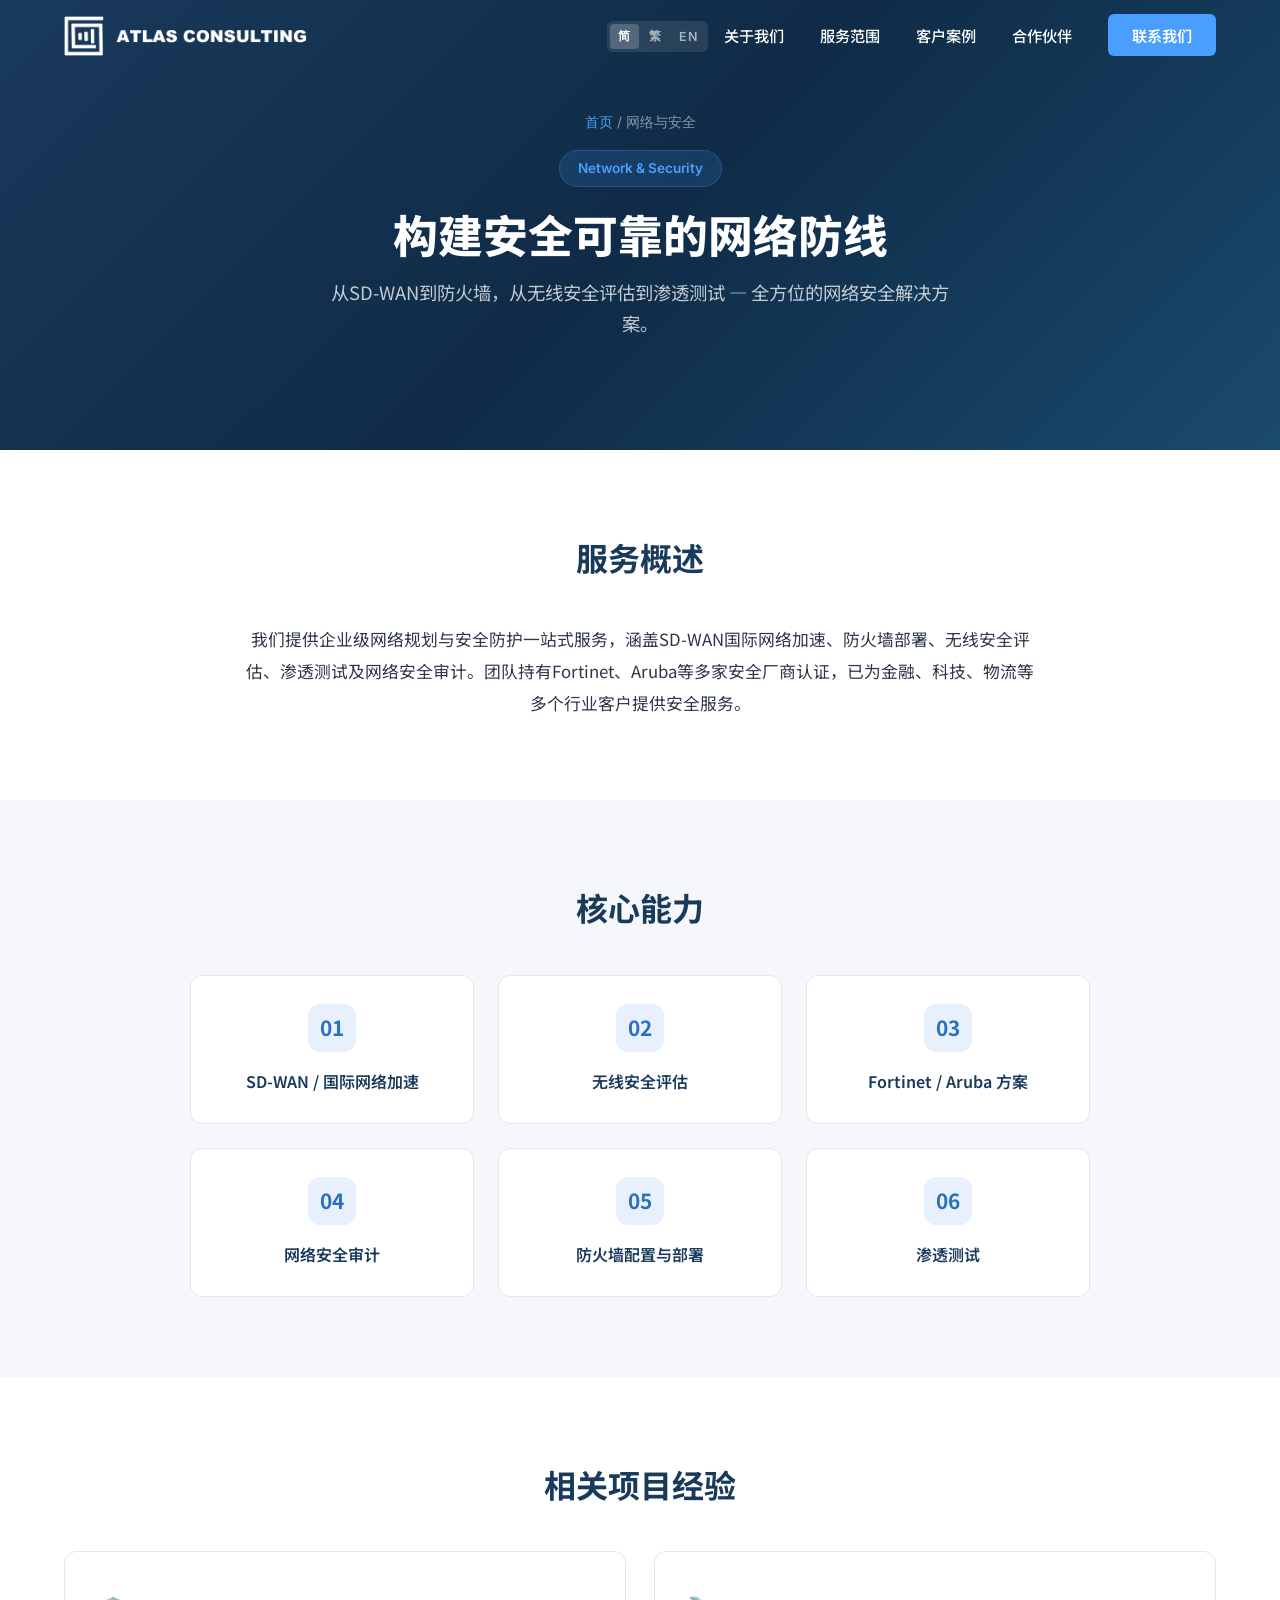
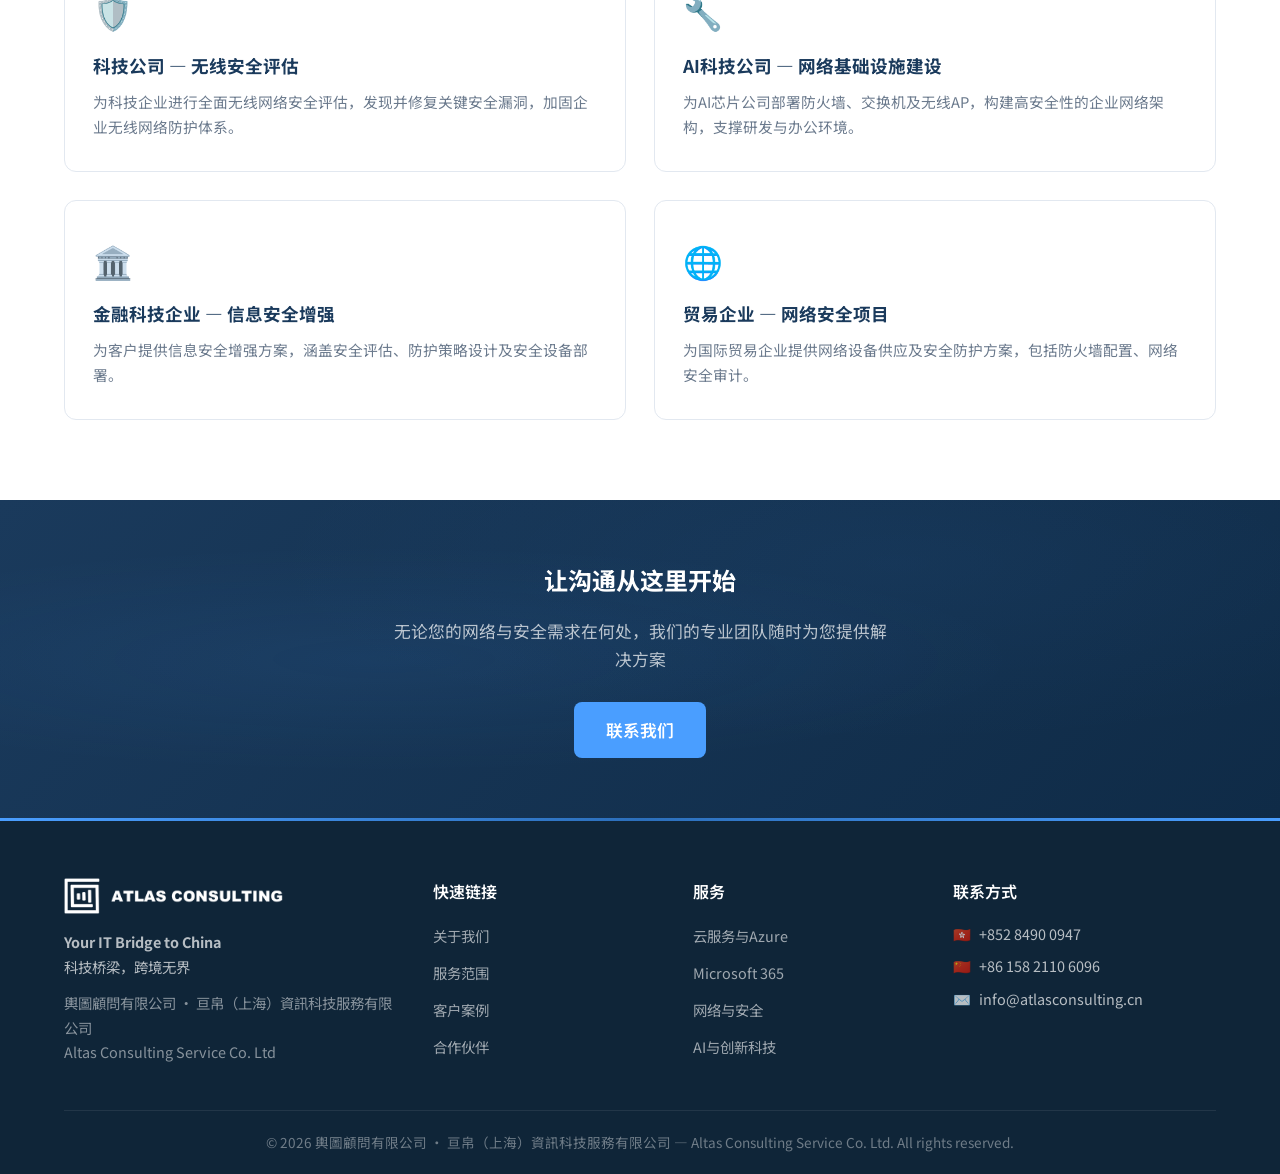
<file: services/network-security.html>
<!DOCTYPE html>
<html lang="zh-CN">
<head>
    <meta charset="UTF-8">
    <meta name="viewport" content="width=device-width, initial-scale=1.0">
    <title>网络与安全 | Network & Security — Atlas Consulting</title>
    <meta name="description" content="Atlas Consulting 网络与安全服务 — SD-WAN、防火墙部署、无线安全评估、渗透测试、网络安全审计。">
    <meta name="robots" content="index, follow">
    <link rel="icon" type="image/jpg" href="../assets/images/cropped-logo-32x32.jpg">
    <link rel="preconnect" href="https://fonts.googleapis.com">
    <link rel="preconnect" href="https://fonts.gstatic.com" crossorigin>
    <link href="https://fonts.googleapis.com/css2?family=Inter:wght@400;500;600;700;800&family=Noto+Sans+SC:wght@400;500;600;700&display=swap" rel="stylesheet">
    <link rel="stylesheet" href="../assets/css/style.css">

    <!-- ========== OPEN GRAPH / TWITTER CARDS ========== -->
    <meta property="og:title" content="网络与安全 | Network & Security — Atlas Consulting">
    <meta property="og:description" content="Atlas Consulting 网络与安全服务 — SD-WAN、防火墙部署、无线安全评估、渗透测试、网络安全审计。">
    <meta property="og:image" content="https://www.atlasconsulting.cn/assets/images/og-image.jpg">
    <meta property="og:url" content="https://www.atlasconsulting.cn/services/network-security.html">
    <meta property="og:type" content="website">
    <meta property="og:site_name" content="Atlas Consulting">
    <meta name="twitter:card" content="summary_large_image">
    <meta name="twitter:title" content="网络与安全 | Network & Security — Atlas Consulting">
    <meta name="twitter:description" content="Atlas Consulting 网络与安全服务 — SD-WAN、防火墙部署、无线安全评估、渗透测试、网络安全审计。">
    <meta name="twitter:image" content="https://www.atlasconsulting.cn/assets/images/og-image.jpg">
</head>
<body class="service-detail">
    <!-- ========== SKIP LINK ========== -->
    <a href="#main" class="skip-link">Skip to main content</a>

    <!-- ========== MOBILE NAV OVERLAY ========== -->
    <div class="nav-overlay" id="navOverlay"></div>

    <nav class="navbar" id="navbar" aria-label="主导航">
        <div class="container nav-container">
            <a href="../" class="nav-logo">
                <img src="../assets/images/logo_280_blue.png" alt="Atlas Consulting" class="logo-blue">
                <img src="../assets/images/logo_280_white.png" alt="Atlas Consulting" class="logo-white">
            </a>
            <div class="nav-right">
                <div class="lang-switcher" role="group" aria-label="语言切换">
                    <button class="lang-btn" data-lang="zh-CN" onclick="applyLanguage('zh-CN')" aria-current="true">简</button>
                    <button class="lang-btn" data-lang="zh-TW" onclick="applyLanguage('zh-TW')">繁</button>
                    <button class="lang-btn" data-lang="en" onclick="applyLanguage('en')">EN</button>
                    <div aria-live="polite" class="sr-only" id="langStatus"></div>
                </div>
                <button class="nav-toggle" id="navToggle" aria-label="打开导航菜单" aria-expanded="false" aria-controls="navMenu">
                    <span></span><span></span><span></span>
                </button>
                <ul class="nav-menu" id="navMenu" role="menubar">
                    <li role="none"><a href="../#about" class="nav-link" data-i18n="nav.about" role="menuitem">关于我们</a></li>
                    <li role="none"><a href="../#services" class="nav-link" data-i18n="nav.services" role="menuitem">服务范围</a></li>
                    <li role="none"><a href="../#cases" class="nav-link" data-i18n="nav.cases" role="menuitem">客户案例</a></li>
                    <li role="none"><a href="../#partners" class="nav-link" data-i18n="nav.partners" role="menuitem">合作伙伴</a></li>
                    <li role="none"><a href="../#contact" class="nav-link nav-cta" data-i18n="nav.contact" role="menuitem">联系我们</a></li>
                </ul>
            </div>
        </div>
    </nav>

    <main id="main">
    <section class="sd-hero">
        <div class="container sd-hero-content">
            <div class="sd-hero-breadcrumb"><a href="../">首页</a> / <span data-i18n="sd.netsec.title">网络与安全</span></div>
            <div class="sd-hero-badge" data-i18n="sd.netsec.subtitle">Network & Security</div>
            <h1 data-i18n="sd.netsec.hero">构建安全可靠的网络防线</h1>
            <p data-i18n="sd.netsec.desc">从SD-WAN到防火墙，从无线安全评估到渗透测试 — 全方位的网络安全解决方案。</p>
        </div>
    </section>

    <section class="sd-section">
        <div class="container">
            <h2 data-i18n="sd.netsec.overview.title">服务概述</h2>
            <p class="sd-overview" data-i18n="sd.netsec.overview">我们提供企业级网络规划与安全防护一站式服务，涵盖SD-WAN国际网络加速、防火墙部署、无线安全评估、渗透测试及网络安全审计。团队持有Fortinet、Aruba等多家安全厂商认证，已为金融、科技、物流等多个行业客户提供安全服务。</p>
        </div>
    </section>

    <section class="sd-section sd-section-alt">
        <div class="container">
            <h2 data-i18n="sd.netsec.cap.title">核心能力</h2>
            <div class="sd-cap-grid">
                <div class="sd-cap-item"><div class="sd-cap-icon">01</div><h4 data-i18n="sd.netsec.cap1">SD-WAN / 国际网络加速</h4></div>
                <div class="sd-cap-item"><div class="sd-cap-icon">02</div><h4 data-i18n="sd.netsec.cap2">无线安全评估</h4></div>
                <div class="sd-cap-item"><div class="sd-cap-icon">03</div><h4 data-i18n="sd.netsec.cap3">Fortinet / Aruba 方案</h4></div>
                <div class="sd-cap-item"><div class="sd-cap-icon">04</div><h4 data-i18n="sd.netsec.cap4">网络安全审计</h4></div>
                <div class="sd-cap-item"><div class="sd-cap-icon">05</div><h4 data-i18n="sd.netsec.cap5">防火墙配置与部署</h4></div>
                <div class="sd-cap-item"><div class="sd-cap-icon">06</div><h4 data-i18n="sd.netsec.cap6">渗透测试</h4></div>
            </div>
        </div>
    </section>

    <section class="sd-section">
        <div class="container">
            <h2 data-i18n="sd.netsec.projects.title">相关项目经验</h2>
            <div class="sd-projects-grid">
                <div class="sd-project-card">
                    <div class="sd-project-icon">🛡️</div>
                    <h3 data-i18n="sd.netsec.proj1.name">科技公司 — 无线安全评估</h3>
                    <p data-i18n="sd.netsec.proj1.desc">为科技企业进行全面无线网络安全评估，发现并修复关键安全漏洞，加固企业无线网络防护体系。</p>
                </div>                <div class="sd-project-card">
                    <div class="sd-project-icon">🔧</div>
                    <h3 data-i18n="sd.netsec.proj2.name">AI科技公司 — 网络基础设施建设</h3>
                    <p data-i18n="sd.netsec.proj2.desc">为AI芯片公司部署防火墙、交换机及无线AP，构建高安全性的企业网络架构，支撑研发与办公环境。</p>
                </div>                <div class="sd-project-card">
                    <div class="sd-project-icon">🏛️</div>
                    <h3 data-i18n="sd.netsec.proj3.name">金融科技企业 — 信息安全增强</h3>
                    <p data-i18n="sd.netsec.proj3.desc">为客户提供信息安全增强方案，涵盖安全评估、防护策略设计及安全设备部署。</p>
                </div>                <div class="sd-project-card">
                    <div class="sd-project-icon">🌐</div>
                    <h3 data-i18n="sd.netsec.proj4.name">贸易企业 — 网络安全项目</h3>
                    <p data-i18n="sd.netsec.proj4.desc">为国际贸易企业提供网络设备供应及安全防护方案，包括防火墙配置、网络安全审计。</p>
                </div>
            </div>
        </div>
    </section>

    <section class="sd-cta">
        <div class="container">
            <h2>让沟通从这里开始</h2>
            <p>无论您的网络与安全需求在何处，我们的专业团队随时为您提供解决方案</p>
            <a href="../#contact" class="btn btn-primary" data-i18n="hero.btn2">联系我们</a>
        </div>
    </section>
    </main>

    <footer class="footer">
        <div class="container">
            <div class="footer-grid">
                <div class="footer-brand">
                    <img src="../assets/images/logo_280_white.png" alt="Atlas Consulting" class="footer-logo">
                    <p><strong data-i18n="footer.brand">Your IT Bridge to China</strong><br><span data-i18n="footer.tagline">科技桥梁，跨境无界</span></p>
                    <p class="footer-brand-meta" data-i18n="footer.company">輿圖顧問有限公司 · 亘帛（上海）資訊科技服務有限公司<br>Altas Consulting Service Co. Ltd</p>
                </div>
                <div class="footer-links">
                    <h4 data-i18n="footer.links">快速链接</h4>
                    <ul>
                        <li><a href="../#about" data-i18n="footer.link1">关于我们</a></li>
                        <li><a href="../#services" data-i18n="footer.link2">服务范围</a></li>
                        <li><a href="../#cases" data-i18n="footer.link3">客户案例</a></li>
                        <li><a href="../#partners" data-i18n="footer.link4">合作伙伴</a></li>
                    </ul>
                </div>
                <div class="footer-links">
                    <h4 data-i18n="footer.service">服务</h4>
                    <ul>
                        <li><a href="cloud.html" data-i18n="footer.service1">云服务与Azure</a></li>
                        <li><a href="microsoft-365.html" data-i18n="footer.service2">Microsoft 365</a></li>
                        <li><a href="network-security.html" data-i18n="footer.service3">网络与安全</a></li>
                        <li><a href="ai-innovation.html" data-i18n="footer.service4">AI与创新科技</a></li>
                    </ul>
                </div>
                <div class="footer-contact">
                    <h4 data-i18n="footer.contact_title">联系方式</h4>
                    <p><span>🇭🇰</span> +852 8490 0947</p>
                    <p><span>🇨🇳</span> +86 158 2110 6096</p>
                    <p><span>✉️</span> info@atlasconsulting.cn</p>
                </div>
            </div>
            <div class="footer-bottom">
                <p data-i18n="footer.copyright">&copy; 2026 輿圖顧問有限公司 · 亘帛（上海）資訊科技服務有限公司 — Altas Consulting Service Co. Ltd. All rights reserved.</p>
            </div>
        </div>
    </footer>

    <script src="../assets/js/translations.js"></script>
    <script src="../assets/js/service-detail-i18n.js"></script>
    <script src="../assets/js/main.js"></script>
</body>
</html>
</file>
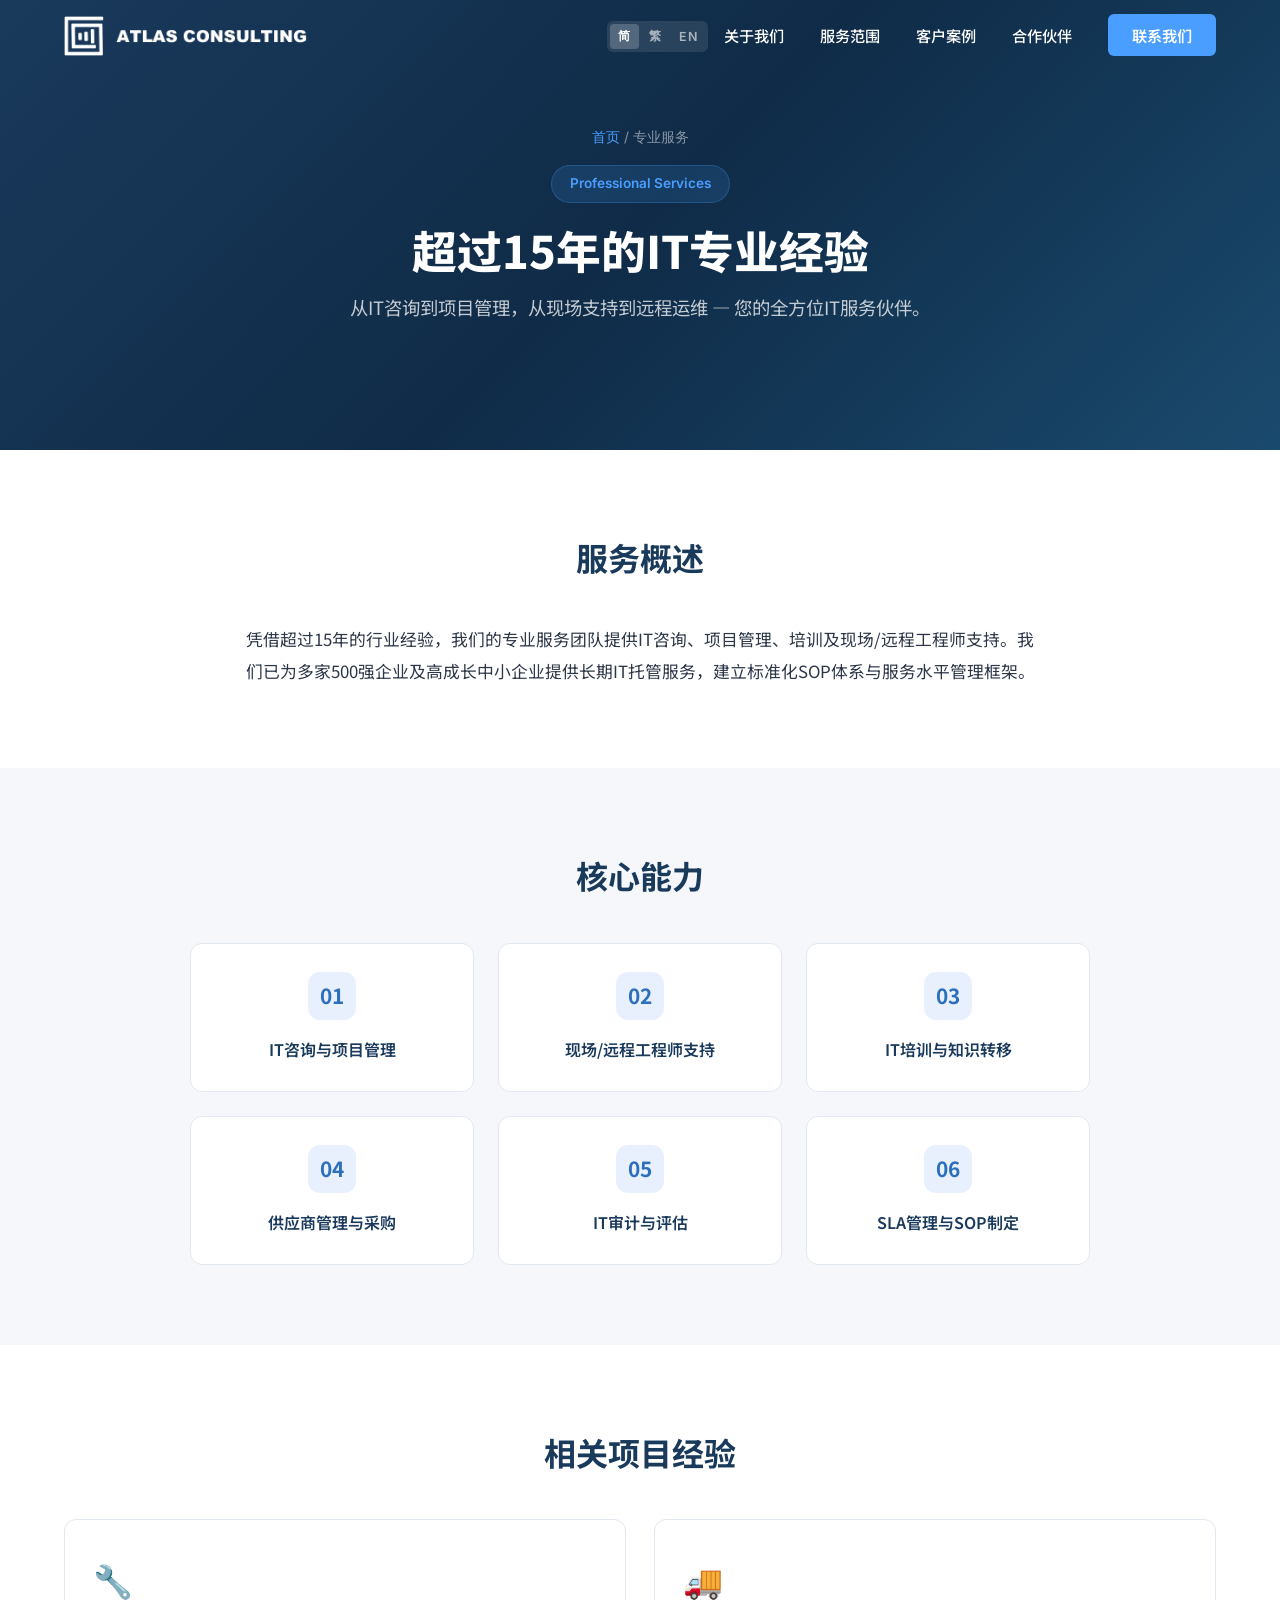
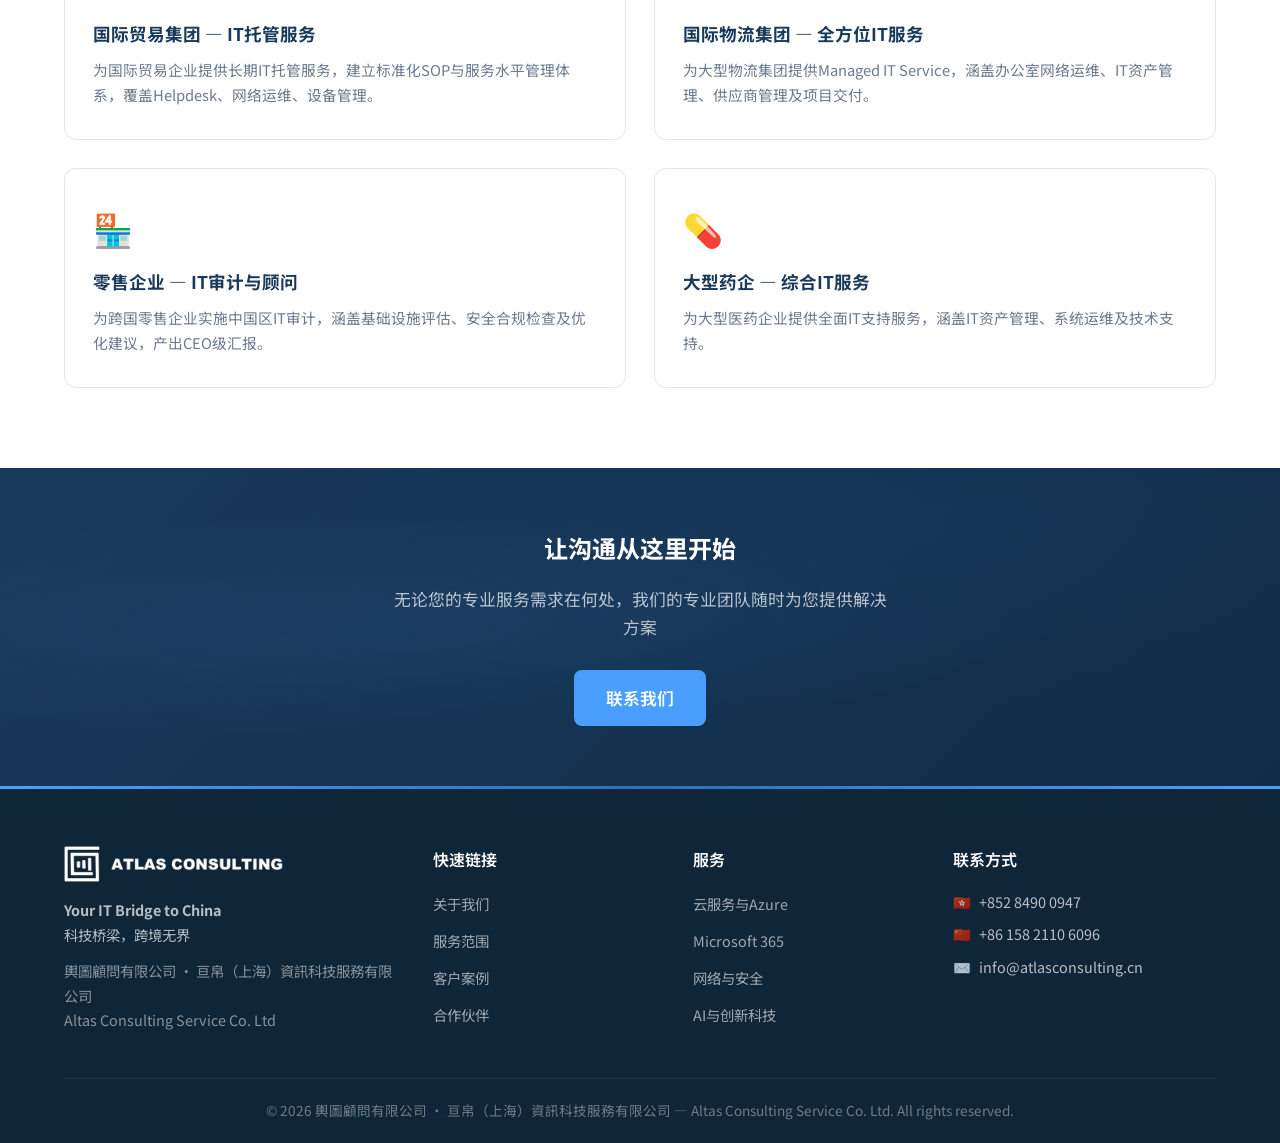
<file: services/professional.html>
<!DOCTYPE html>
<html lang="zh-CN">
<head>
    <meta charset="UTF-8">
    <meta name="viewport" content="width=device-width, initial-scale=1.0">
    <title>专业服务 | Professional Services — Atlas Consulting</title>
    <meta name="description" content="Atlas Consulting 专业服务 — IT咨询、项目管理、现场/远程工程师支持、IT托管服务、IT审计。">
    <meta name="robots" content="index, follow">
    <link rel="icon" type="image/jpg" href="../assets/images/cropped-logo-32x32.jpg">
    <link rel="preconnect" href="https://fonts.googleapis.com">
    <link rel="preconnect" href="https://fonts.gstatic.com" crossorigin>
    <link href="https://fonts.googleapis.com/css2?family=Inter:wght@400;500;600;700;800&family=Noto+Sans+SC:wght@400;500;600;700&display=swap" rel="stylesheet">
    <link rel="stylesheet" href="../assets/css/style.css">

    <!-- ========== OPEN GRAPH / TWITTER CARDS ========== -->
    <meta property="og:title" content="专业服务 | Professional Services — Atlas Consulting">
    <meta property="og:description" content="Atlas Consulting 专业服务 — IT咨询、项目管理、现场/远程工程师支持、IT托管服务、IT审计。">
    <meta property="og:image" content="https://www.atlasconsulting.cn/assets/images/og-image.jpg">
    <meta property="og:url" content="https://www.atlasconsulting.cn/services/professional.html">
    <meta property="og:type" content="website">
    <meta property="og:site_name" content="Atlas Consulting">
    <meta name="twitter:card" content="summary_large_image">
    <meta name="twitter:title" content="专业服务 | Professional Services — Atlas Consulting">
    <meta name="twitter:description" content="Atlas Consulting 专业服务 — IT咨询、项目管理、现场/远程工程师支持、IT托管服务、IT审计。">
    <meta name="twitter:image" content="https://www.atlasconsulting.cn/assets/images/og-image.jpg">
</head>
<body class="service-detail">
    <!-- ========== SKIP LINK ========== -->
    <a href="#main" class="skip-link">Skip to main content</a>

    <!-- ========== MOBILE NAV OVERLAY ========== -->
    <div class="nav-overlay" id="navOverlay"></div>

    <nav class="navbar" id="navbar" aria-label="主导航">
        <div class="container nav-container">
            <a href="../" class="nav-logo">
                <img src="../assets/images/logo_280_blue.png" alt="Atlas Consulting" class="logo-blue">
                <img src="../assets/images/logo_280_white.png" alt="Atlas Consulting" class="logo-white">
            </a>
            <div class="nav-right">
                <div class="lang-switcher" role="group" aria-label="语言切换">
                    <button class="lang-btn" data-lang="zh-CN" onclick="applyLanguage('zh-CN')" aria-current="true">简</button>
                    <button class="lang-btn" data-lang="zh-TW" onclick="applyLanguage('zh-TW')">繁</button>
                    <button class="lang-btn" data-lang="en" onclick="applyLanguage('en')">EN</button>
                    <div aria-live="polite" class="sr-only" id="langStatus"></div>
                </div>
                <button class="nav-toggle" id="navToggle" aria-label="打开导航菜单" aria-expanded="false" aria-controls="navMenu">
                    <span></span><span></span><span></span>
                </button>
                <ul class="nav-menu" id="navMenu" role="menubar">
                    <li role="none"><a href="../#about" class="nav-link" data-i18n="nav.about" role="menuitem">关于我们</a></li>
                    <li role="none"><a href="../#services" class="nav-link" data-i18n="nav.services" role="menuitem">服务范围</a></li>
                    <li role="none"><a href="../#cases" class="nav-link" data-i18n="nav.cases" role="menuitem">客户案例</a></li>
                    <li role="none"><a href="../#partners" class="nav-link" data-i18n="nav.partners" role="menuitem">合作伙伴</a></li>
                    <li role="none"><a href="../#contact" class="nav-link nav-cta" data-i18n="nav.contact" role="menuitem">联系我们</a></li>
                </ul>
            </div>
        </div>
    </nav>

    <main id="main">
    <section class="sd-hero">
        <div class="container sd-hero-content">
            <div class="sd-hero-breadcrumb"><a href="../">首页</a> / <span data-i18n="sd.prof.title">专业服务</span></div>
            <div class="sd-hero-badge" data-i18n="sd.prof.subtitle">Professional Services</div>
            <h1 data-i18n="sd.prof.hero">超过15年的IT专业经验</h1>
            <p data-i18n="sd.prof.desc">从IT咨询到项目管理，从现场支持到远程运维 — 您的全方位IT服务伙伴。</p>
        </div>
    </section>

    <section class="sd-section">
        <div class="container">
            <h2 data-i18n="sd.prof.overview.title">服务概述</h2>
            <p class="sd-overview" data-i18n="sd.prof.overview">凭借超过15年的行业经验，我们的专业服务团队提供IT咨询、项目管理、培训及现场/远程工程师支持。我们已为多家500强企业及高成长中小企业提供长期IT托管服务，建立标准化SOP体系与服务水平管理框架。</p>
        </div>
    </section>

    <section class="sd-section sd-section-alt">
        <div class="container">
            <h2 data-i18n="sd.prof.cap.title">核心能力</h2>
            <div class="sd-cap-grid">
                <div class="sd-cap-item"><div class="sd-cap-icon">01</div><h4 data-i18n="sd.prof.cap1">IT咨询与项目管理</h4></div>
                <div class="sd-cap-item"><div class="sd-cap-icon">02</div><h4 data-i18n="sd.prof.cap2">现场/远程工程师支持</h4></div>
                <div class="sd-cap-item"><div class="sd-cap-icon">03</div><h4 data-i18n="sd.prof.cap3">IT培训与知识转移</h4></div>
                <div class="sd-cap-item"><div class="sd-cap-icon">04</div><h4 data-i18n="sd.prof.cap4">供应商管理与采购</h4></div>
                <div class="sd-cap-item"><div class="sd-cap-icon">05</div><h4 data-i18n="sd.prof.cap5">IT审计与评估</h4></div>
                <div class="sd-cap-item"><div class="sd-cap-icon">06</div><h4 data-i18n="sd.prof.cap6">SLA管理与SOP制定</h4></div>
            </div>
        </div>
    </section>

    <section class="sd-section">
        <div class="container">
            <h2 data-i18n="sd.prof.projects.title">相关项目经验</h2>
            <div class="sd-projects-grid">
                <div class="sd-project-card">
                    <div class="sd-project-icon">🔧</div>
                    <h3 data-i18n="sd.prof.proj1.name">国际贸易集团 — IT托管服务</h3>
                    <p data-i18n="sd.prof.proj1.desc">为国际贸易企业提供长期IT托管服务，建立标准化SOP与服务水平管理体系，覆盖Helpdesk、网络运维、设备管理。</p>
                </div>                <div class="sd-project-card">
                    <div class="sd-project-icon">🚚</div>
                    <h3 data-i18n="sd.prof.proj2.name">国际物流集团 — 全方位IT服务</h3>
                    <p data-i18n="sd.prof.proj2.desc">为大型物流集团提供Managed IT Service，涵盖办公室网络运维、IT资产管理、供应商管理及项目交付。</p>
                </div>                <div class="sd-project-card">
                    <div class="sd-project-icon">🏪</div>
                    <h3 data-i18n="sd.prof.proj3.name">零售企业 — IT审计与顾问</h3>
                    <p data-i18n="sd.prof.proj3.desc">为跨国零售企业实施中国区IT审计，涵盖基础设施评估、安全合规检查及优化建议，产出CEO级汇报。</p>
                </div>                <div class="sd-project-card">
                    <div class="sd-project-icon">💊</div>
                    <h3 data-i18n="sd.prof.proj4.name">大型药企 — 综合IT服务</h3>
                    <p data-i18n="sd.prof.proj4.desc">为大型医药企业提供全面IT支持服务，涵盖IT资产管理、系统运维及技术支持。</p>
                </div>
            </div>
        </div>
    </section>

    <section class="sd-cta">
        <div class="container">
            <h2>让沟通从这里开始</h2>
            <p>无论您的专业服务需求在何处，我们的专业团队随时为您提供解决方案</p>
            <a href="../#contact" class="btn btn-primary" data-i18n="hero.btn2">联系我们</a>
        </div>
    </section>
    </main>

    <footer class="footer">
        <div class="container">
            <div class="footer-grid">
                <div class="footer-brand">
                    <img src="../assets/images/logo_280_white.png" alt="Atlas Consulting" class="footer-logo">
                    <p><strong data-i18n="footer.brand">Your IT Bridge to China</strong><br><span data-i18n="footer.tagline">科技桥梁，跨境无界</span></p>
                    <p class="footer-brand-meta" data-i18n="footer.company">輿圖顧問有限公司 · 亘帛（上海）資訊科技服務有限公司<br>Altas Consulting Service Co. Ltd</p>
                </div>
                <div class="footer-links">
                    <h4 data-i18n="footer.links">快速链接</h4>
                    <ul>
                        <li><a href="../#about" data-i18n="footer.link1">关于我们</a></li>
                        <li><a href="../#services" data-i18n="footer.link2">服务范围</a></li>
                        <li><a href="../#cases" data-i18n="footer.link3">客户案例</a></li>
                        <li><a href="../#partners" data-i18n="footer.link4">合作伙伴</a></li>
                    </ul>
                </div>
                <div class="footer-links">
                    <h4 data-i18n="footer.service">服务</h4>
                    <ul>
                        <li><a href="cloud.html" data-i18n="footer.service1">云服务与Azure</a></li>
                        <li><a href="microsoft-365.html" data-i18n="footer.service2">Microsoft 365</a></li>
                        <li><a href="network-security.html" data-i18n="footer.service3">网络与安全</a></li>
                        <li><a href="ai-innovation.html" data-i18n="footer.service4">AI与创新科技</a></li>
                    </ul>
                </div>
                <div class="footer-contact">
                    <h4 data-i18n="footer.contact_title">联系方式</h4>
                    <p><span>🇭🇰</span> +852 8490 0947</p>
                    <p><span>🇨🇳</span> +86 158 2110 6096</p>
                    <p><span>✉️</span> info@atlasconsulting.cn</p>
                </div>
            </div>
            <div class="footer-bottom">
                <p data-i18n="footer.copyright">&copy; 2026 輿圖顧問有限公司 · 亘帛（上海）資訊科技服務有限公司 — Altas Consulting Service Co. Ltd. All rights reserved.</p>
            </div>
        </div>
    </footer>

    <script src="../assets/js/translations.js"></script>
    <script src="../assets/js/service-detail-i18n.js"></script>
    <script src="../assets/js/main.js"></script>
</body>
</html>
</file>
<file: assets/css/style.css>
/* =========================================
   Atlas Consulting — Professional Corporate
   ========================================= */

:root {
    --primary: #1a3a5c;
    --primary-light: #2c6fbb;
    --accent: #4a9eff;
    --accent-light: #e8f0fe;
    --bg: #ffffff;
    --bg-alt: #f5f7fa;
    --bg-dark: #0f2538;
    --text: #2d3748;
    --text-light: #6b7a8d;
    --text-white: #ffffff;
    --border: #e2e8f0;
    --shadow: 0 4px 24px rgba(26, 58, 92, 0.08);
    --shadow-hover: 0 8px 40px rgba(26, 58, 92, 0.14);
    --radius: 12px;
    --radius-sm: 8px;
    --font-cn: 'Noto Sans SC', -apple-system, BlinkMacSystemFont, sans-serif;
    --font-en: 'Inter', -apple-system, BlinkMacSystemFont, sans-serif;
    --transition: 0.3s cubic-bezier(0.4, 0, 0.2, 1);
    --accent-gradient: linear-gradient(135deg, #4a9eff, #2c6fbb);
    --accent-gradient-alt: linear-gradient(135deg, #2c6fbb, #1a3a5c);
    --accent-gradient-pro: linear-gradient(135deg, #5b8def, #3d5a99);
    --accent-gradient-m365: linear-gradient(135deg, #0078d4, #50e6ff);
    --accent-gradient-hardware: linear-gradient(135deg, #2c6fbb, #1a3a5c);
    --accent-gradient-ai: linear-gradient(135deg, #7c3aed, #a855f7);
}

/* ---- Reset ---- */
*, *::before, *::after { margin: 0; padding: 0; box-sizing: border-box; }
html { scroll-behavior: smooth; }
body {
    font-family: var(--font-cn);
    color: var(--text);
    background: var(--bg);
    line-height: 1.7;
    -webkit-font-smoothing: antialiased;
    overflow-x: hidden;
}
a { color: inherit; text-decoration: none; }
ul { list-style: none; }
img { max-width: 100%; height: auto; display: block; }

/* ---- Screen Reader Only ---- */
.sr-only {
    position: absolute;
    width: 1px;
    height: 1px;
    padding: 0;
    margin: -1px;
    overflow: hidden;
    clip: rect(0, 0, 0, 0);
    white-space: nowrap;
    border: 0;
}

/* ---- Skip Link (Accessibility) ---- */
.skip-link {
    position: absolute;
    top: -100%;
    left: 0;
    z-index: 10000;
    padding: 12px 24px;
    background: var(--primary);
    color: white;
    font-size: 1rem;
    font-weight: 600;
    border-radius: 0 0 8px 0;
    transition: top 0.2s ease;
}
.skip-link:focus {
    top: 0;
    outline: 3px solid var(--accent);
    outline-offset: 2px;
}

/* ---- Focus Visible (Accessibility) ---- */
:focus-visible {
    outline: 2px solid var(--accent);
    outline-offset: 2px;
    border-radius: 4px;
}
.btn:focus-visible,
.nav-link:focus-visible,
.lang-btn:focus-visible,
.nav-toggle:focus-visible,
.partner-logo:focus-visible,
.service-card-link:focus-visible .service-card {
    outline: 2px solid var(--accent);
    outline-offset: 2px;
}
.contact-form input:focus-visible,
.contact-form select:focus-visible,
.contact-form textarea:focus-visible {
    outline: 2px solid var(--accent);
    outline-offset: 0;
    border-color: var(--accent);
    box-shadow: 0 0 0 3px rgba(74, 158, 255, 0.2);
}

.container {
    max-width: 1200px;
    margin: 0 auto;
    padding: 0 24px;
}

.section-header {
    text-align: center;
    margin-bottom: 60px;
}
.section-tag {
    display: inline-block;
    background: var(--accent-light);
    color: var(--primary-light);
    font-size: 0.85rem;
    font-weight: 600;
    padding: 6px 18px;
    border-radius: 20px;
    letter-spacing: 1px;
    text-transform: uppercase;
    margin-bottom: 16px;
    font-family: var(--font-en);
}
.section-header h2 {
    font-size: 2.2rem;
    font-weight: 700;
    color: var(--primary);
    margin-bottom: 16px;
}
.section-desc {
    font-size: 1.1rem;
    color: var(--text-light);
    max-width: 600px;
    margin: 0 auto;
}

section { padding: 100px 0; }

/* ---- NAVBAR ---- */
.navbar {
    position: fixed;
    top: 0;
    left: 0;
    right: 0;
    z-index: 1000;
    background: transparent;
    transition: var(--transition);
    padding: 16px 0;
}
.navbar.scrolled {
    background: rgba(255,255,255,0.97);
    backdrop-filter: blur(12px);
    box-shadow: 0 1px 8px rgba(0,0,0,0.06);
    padding: 10px 0;
}
.nav-container {
    display: flex;
    align-items: center;
    justify-content: space-between;
}
.nav-logo img {
    height: 40px;
    transition: var(--transition);
}
.navbar.scrolled .logo-white { display: none; }
.navbar.scrolled .logo-blue { display: block; }
.navbar:not(.scrolled) .logo-white { display: block; }
.navbar:not(.scrolled) .logo-blue { display: none; }

.nav-menu {
    display: flex;
    align-items: center;
    gap: 36px;
}
.nav-link {
    font-size: 0.95rem;
    font-weight: 500;
    color: var(--text-white);
    transition: var(--transition);
    position: relative;
    padding: 4px 0;
}
.navbar.scrolled .nav-link { color: var(--text); }
.nav-link::after {
    content: '';
    position: absolute;
    bottom: -2px;
    left: 0;
    width: 0;
    height: 2px;
    background: var(--accent);
    transition: var(--transition);
}
.nav-link:hover::after { width: 100%; }
.nav-link:hover { transform: scale(1.05); }
.nav-cta {
    background: var(--accent);
    color: white !important;
    padding: 10px 24px !important;
    border-radius: 6px;
    font-weight: 600;
    transition: var(--transition);
}
.nav-cta::after { display: none; }
.nav-cta:hover { background: var(--primary-light); transform: translateY(-1px) !important; }

.nav-toggle {
    display: none;
    flex-direction: column;
    gap: 5px;
    background: none;
    border: none;
    cursor: pointer;
    padding: 4px;
}
.nav-toggle span {
    display: block;
    width: 26px;
    height: 2.5px;
    background: var(--text-white);
    border-radius: 2px;
    transition: var(--transition);
}
.navbar.scrolled .nav-toggle span { background: var(--text); }
.nav-toggle.active span:nth-child(1) { transform: rotate(45deg) translate(5px, 5px); }
.nav-toggle.active span:nth-child(2) { opacity: 0; }
.nav-toggle.active span:nth-child(3) { transform: rotate(-45deg) translate(5px, -5px); }

/* Mobile nav overlay */
.nav-overlay {
    position: fixed;
    inset: 0;
    background: rgba(0,0,0,0.4);
    z-index: 997;
    opacity: 0;
    visibility: hidden;
    transition: var(--transition);
}
.nav-overlay.open {
    opacity: 1;
    visibility: visible;
}

/* ---- Language Switcher ---- */
.nav-right {
    display: flex;
    align-items: center;
    gap: 16px;
}
.lang-switcher {
    display: flex;
    gap: 2px;
    background: rgba(255,255,255,0.1);
    border-radius: 6px;
    padding: 3px;
}
.navbar.scrolled .lang-switcher {
    background: var(--accent-light);
}
.lang-btn {
    font-size: 0.78rem;
    font-weight: 600;
    padding: 4px 8px;
    border: none;
    border-radius: 4px;
    cursor: pointer;
    background: transparent;
    color: rgba(255,255,255,0.6);
    font-family: var(--font-en);
    transition: var(--transition);
    letter-spacing: 0.5px;
}
.navbar.scrolled .lang-btn {
    color: var(--text-light);
}
.lang-btn:hover {
    color: var(--text-white);
}
.navbar.scrolled .lang-btn:hover {
    color: var(--primary);
}
.lang-btn.active {
    background: rgba(255,255,255,0.2);
    color: var(--text-white);
}
.navbar.scrolled .lang-btn.active {
    background: white;
    color: var(--primary);
    box-shadow: 0 1px 4px rgba(0,0,0,0.06);
}

/* ---- HERO (full-bleed poster style) ---- */
.hero {
    min-height: 100vh;
    display: flex;
    align-items: center;
    position: relative;
    background: linear-gradient(135deg, var(--primary) 0%, #0f2b47 50%, #1a4a6e 100%);
    overflow: hidden;
    padding-top: 80px;
}
.hero-bg {
    position: absolute;
    inset: 0;
    background:
        radial-gradient(ellipse at 20% 50%, rgba(74, 158, 255, 0.12) 0%, transparent 50%),
        radial-gradient(ellipse at 80% 20%, rgba(74, 158, 255, 0.08) 0%, transparent 50%),
        radial-gradient(ellipse at 50% 80%, rgba(44, 111, 187, 0.15) 0%, transparent 50%);
}
.hero-content {
    position: relative;
    z-index: 2;
    max-width: 850px;
    margin: 0 auto;
    text-align: center;
}
.hero-badge {
    display: inline-block;
    background: rgba(74, 158, 255, 0.15);
    color: var(--accent);
    font-size: 0.85rem;
    font-weight: 600;
    padding: 6px 18px;
    border-radius: 20px;
    margin-bottom: 24px;
    font-family: var(--font-en);
    border: 1px solid rgba(74, 158, 255, 0.25);
    animation: fadeInUp 0.8s ease;
}
.hero-text h1 {
    font-size: 3.2rem;
    font-weight: 800;
    color: var(--text-white);
    line-height: 1.25;
    margin-bottom: 20px;
    animation: fadeInUp 0.8s ease 0.1s both;
}
.hero-text .highlight {
    background: linear-gradient(135deg, var(--accent), #7bb8ff);
    -webkit-background-clip: text;
    -webkit-text-fill-color: transparent;
    background-clip: text;
}
.hero-text p {
    font-size: 1.1rem;
    color: rgba(255,255,255,0.75);
    max-width: 600px;
    margin: 0 auto 36px;
    line-height: 1.8;
    animation: fadeInUp 0.8s ease 0.2s both;
}
.hero-tagline {
    font-family: var(--font-en);
    font-size: 1.05rem !important;
    color: var(--accent) !important;
    font-weight: 500;
    letter-spacing: 0.5px;
    margin-bottom: 8px !important;
}
.hero-btns {
    display: flex;
    gap: 16px;
    justify-content: center;
    flex-wrap: wrap;
    animation: fadeInUp 0.8s ease 0.3s both;
}

.btn {
    display: inline-flex;
    align-items: center;
    gap: 8px;
    padding: 14px 32px;
    border-radius: 8px;
    font-weight: 600;
    font-size: 1rem;
    font-family: var(--font-cn);
    cursor: pointer;
    border: none;
    transition: var(--transition);
}
/* English text word-break support */
body[style*="font-family: var(--font-en)"] .service-card p,
body[style*="font-family: var(--font-en)"] .case-card p,
body[style*="font-family: var(--font-en)"] .sc-list li,
body[style*="font-family: var(--font-en)"] .about-text p,
body[style*="font-family: var(--font-en)"] .ci-card p,
body[style*="font-family: var(--font-en)"] .section-desc,
body[style*="font-family: var(--font-en)"] .footer-brand p,
body[style*="font-family: var(--font-en)"] .case-type {
    word-break: break-word;
    overflow-wrap: break-word;
}
.btn-primary {
    background: var(--accent);
    color: white;
}
.btn-primary:hover { background: var(--primary-light); transform: translateY(-2px); box-shadow: 0 6px 20px rgba(74,158,255,0.3); }
.btn-primary:active { transform: scale(0.98); }
.btn-outline {
    background: transparent;
    color: white;
    border: 2px solid rgba(255,255,255,0.3);
}
.btn-outline:hover { border-color: var(--accent); background: rgba(74,158,255,0.1); }
.btn-outline:active { transform: scale(0.98); }
.btn-block { width: 100%; justify-content: center; }

/* Hero stat card removed — stats moved to about section */

.hero-wave {
    position: absolute;
    bottom: 0;
    left: 0;
    right: 0;
    line-height: 0;
}
.hero-wave svg { width: 100%; height: auto; display: block; }

/* ---- ABOUT ---- */
.about { background: var(--bg-alt); }
.about-content {
    display: grid;
    grid-template-columns: 1.3fr 0.7fr;
    gap: 60px;
    align-items: start;
}
.about-text p {
    margin-bottom: 16px;
    color: var(--text);
    line-height: 1.8;
    font-size: 1.05rem;
}
.about-text p strong { color: var(--primary); }
.about-features {
    display: grid;
    grid-template-columns: 1fr 1fr;
    gap: 12px;
    margin-top: 24px;
}
.about-feature {
    display: flex;
    align-items: center;
    gap: 10px;
    font-size: 0.95rem;
    color: var(--text);
}
.about-mission {
    margin-top: 28px;
    padding: 20px 24px;
    background: linear-gradient(135deg, var(--primary), #0f2b47);
    border-radius: var(--radius);
    border-left: 4px solid var(--accent);
}
.mission-text {
    font-size: 1rem !important;
    color: rgba(255,255,255,0.9) !important;
    font-weight: 500;
    line-height: 1.6 !important;
    margin-bottom: 0 !important;
    font-style: italic;
}
.af-icon {
    width: 22px;
    height: 22px;
    background: var(--accent-light);
    color: var(--primary-light);
    border-radius: 50%;
    display: flex;
    align-items: center;
    justify-content: center;
    font-size: 0.75rem;
    font-weight: 700;
    flex-shrink: 0;
}
.about-stats {
    display: grid;
    grid-template-columns: 1fr 1fr;
    gap: 16px;
}
.stat-card {
    background: white;
    border-radius: var(--radius);
    padding: 28px 20px;
    text-align: center;
    box-shadow: var(--shadow);
    transition: var(--transition);
}
.stat-card:hover { transform: translateY(-4px); box-shadow: var(--shadow-hover); }
.stat-num {
    display: block;
    font-family: var(--font-en);
    font-size: 2rem;
    font-weight: 800;
    color: var(--primary-light);
    line-height: 1;
    margin-bottom: 8px;
}
.stat-desc {
    font-size: 0.9rem;
    color: var(--text-light);
}

/* ---- SERVICES (Bento Grid) ---- */
.services { background: var(--bg); }
.services-grid {
    display: grid;
    grid-template-columns: repeat(3, 1fr);
    gap: 24px;
}
.service-card-link {
    text-decoration: none;
    color: inherit;
    display: block;
}
/* AI Innovation — full-width hero card at top */
.service-ai-wide { grid-column: 1 / -1; }
.service-card-ai {
    background: linear-gradient(135deg, var(--primary) 0%, #1a2a5c 50%, #2d1f6e 100%) !important;
    border-color: rgba(124, 58, 237, 0.3) !important;
    position: relative;
    overflow: hidden;
    padding: 48px 40px;
}
.service-card-ai::before {
    content: '';
    position: absolute;
    top: 0;
    left: 0;
    right: 0;
    height: 4px;
    background: linear-gradient(90deg, var(--accent-gradient-ai), #a855f7, var(--accent));
}
.service-card-ai h3 { color: #fff !important; font-size: 1.5rem; }
.service-card-ai p { color: rgba(255,255,255,0.75) !important; }
.service-card-ai .sc-list li { color: rgba(255,255,255,0.7) !important; }
.service-card-ai .sc-list li::before { color: #a855f7 !important; }
.service-card-ai .sc-icon { width: 64px; height: 64px; border-radius: 16px; }
.service-card-ai .sc-icon svg { width: 36px; height: 36px; }
.service-card-link:focus-visible {
    outline: none;
}
.service-card-link:focus-visible .service-card {
    outline: 2px solid var(--accent);
    outline-offset: 3px;
}
.service-card {
    background: var(--bg-alt);
    border-radius: var(--radius);
    padding: 40px 32px;
    border: 1px solid var(--border);
    transition: var(--transition);
    height: 100%;
}
.service-card:hover { 
    transform: translateY(-6px); 
    box-shadow: var(--shadow-hover); 
    border-color: transparent; 
}
.sc-icon {
    width: 56px;
    height: 56px;
    border-radius: 14px;
    display: flex;
    align-items: center;
    justify-content: center;
    margin-bottom: 20px;
    color: white;
}
.sc-icon svg { width: 32px; height: 32px; }
.sc-icon-cloud { background: var(--accent-gradient); }
.sc-icon-infra { background: var(--accent-gradient-alt); }
.sc-icon-pro { background: var(--accent-gradient-pro); }
.sc-icon-m365 { background: var(--accent-gradient-m365); }
.sc-icon-hardware { background: var(--accent-gradient-hardware); }
.sc-icon-ai { background: var(--accent-gradient-ai); }
.service-card h3 {
    font-size: 1.25rem;
    font-weight: 700;
    color: var(--primary);
    margin-bottom: 12px;
}
.service-card p { color: var(--text-light); font-size: 0.95rem; margin-bottom: 16px; line-height: 1.7; }
.sc-list li {
    font-size: 0.9rem;
    color: var(--text);
    padding: 6px 0;
    padding-left: 20px;
    position: relative;
}
.sc-list li::before {
    content: '›';
    position: absolute;
    left: 0;
    color: var(--accent);
    font-weight: 700;
    font-size: 1.2rem;
}

/* Bento layout: Cloud (1st) spans 2 cols */
.service-card-link:nth-child(1) {
    grid-column: span 2;
}
.service-card-link:nth-child(1) .service-card {
    display: grid;
    grid-template-columns: auto 1fr;
    grid-template-rows: auto auto 1fr;
    column-gap: 28px;
}
.service-card-link:nth-child(1) .sc-icon {
    grid-row: 1 / 3;
    width: 72px;
    height: 72px;
    border-radius: 18px;
}
.service-card-link:nth-child(1) .sc-icon svg { width: 42px; height: 42px; }
.service-card-link:nth-child(1) .service-card h3 { grid-column: 2; grid-row: 1; align-self: end; }
.service-card-link:nth-child(1) .service-card > p { grid-column: 2; grid-row: 2; margin-bottom: 0; }
.service-card-link:nth-child(1) .sc-list { grid-column: 1 / -1; }

/* AI Innovation (last) spans full width */
.service-card-link:nth-child(7) {
    grid-column: 1 / -1;
}
.service-card-link:nth-child(7) .service-card {
    display: grid;
    grid-template-columns: auto 1fr auto;
    gap: 28px;
    align-items: center;
    background: linear-gradient(135deg, var(--bg-alt) 0%, #f0edff 100%);
    border-color: #e0d6ff;
    position: relative;
    overflow: hidden;
}
.service-card-link:nth-child(7) .service-card::before {
    content: '';
    position: absolute;
    top: 0;
    left: 0;
    right: 0;
    height: 3px;
    background: var(--accent-gradient-ai);
}
.service-card-link:nth-child(7) .sc-icon {
    width: 64px;
    height: 64px;
    border-radius: 16px;
}
.service-card-link:nth-child(7) .sc-icon svg { width: 38px; height: 38px; }
.service-card-link:nth-child(7) .service-card h3 {
    font-size: 1.3rem;
    margin-bottom: 8px;
}
.service-card-link:nth-child(7) .service-card > p { margin-bottom: 0; }
.service-card-link:nth-child(7) .sc-list { display: grid; grid-template-columns: 1fr 1fr; }
.service-card-link:nth-child(7) .service-card:hover {
    border-color: #7c3aed;
}

/* ---- SOLUTIONS ---- */
.solutions { background: var(--bg-alt); }
.solutions-grid {
    display: grid;
    grid-template-columns: repeat(3, 1fr);
    gap: 30px;
}
.solution-card {
    background: white;
    border-radius: var(--radius);
    padding: 36px 28px;
    text-align: center;
    box-shadow: var(--shadow);
    transition: var(--transition);
}
.solution-card:hover { transform: translateY(-4px); box-shadow: var(--shadow-hover); }
.sol-icon {
    width: 64px;
    height: 64px;
    margin: 0 auto 20px;
    background: var(--accent-light);
    border-radius: 16px;
    display: flex;
    align-items: center;
    justify-content: center;
    color: var(--primary-light);
}
.sol-icon svg { width: 36px; height: 36px; }
.solution-card h3 {
    font-size: 1.2rem;
    font-weight: 700;
    color: var(--primary);
    margin-bottom: 12px;
}
.solution-card p {
    font-size: 0.92rem;
    color: var(--text-light);
    line-height: 1.7;
}

/* ---- CASES (Reference) ---- */
.cases { background: var(--bg); }
.cases-grid {
    display: grid;
    grid-template-columns: repeat(3, 1fr);
    gap: 24px;
}
.case-card {
    background: var(--bg-alt);
    border-radius: var(--radius);
    padding: 32px 24px;
    border: 1px solid var(--border);
    transition: var(--transition);
}
.case-card:hover { transform: translateY(-4px); box-shadow: var(--shadow-hover); border-color: transparent; }
.case-icon { font-size: 2.2rem; margin-bottom: 12px; }
.case-card h3 {
    font-size: 1.1rem;
    font-weight: 700;
    color: var(--primary);
    margin-bottom: 6px;
}
.case-type {
    font-size: 0.8rem;
    color: var(--accent);
    font-weight: 600;
    font-family: var(--font-en);
    margin-bottom: 12px;
    letter-spacing: 0.3px;
}
.case-card p {
    font-size: 0.9rem;
    color: var(--text-light);
    line-height: 1.7;
}

/* ---- PARTNERS ---- */
.partners { background: var(--bg); }
.partners-grid {
    display: grid;
    grid-template-columns: repeat(6, 1fr);
    gap: 24px;
    align-items: stretch;
}
.partner-logo {
    background: var(--bg-alt);
    border: 1px solid var(--border);
    border-radius: var(--radius-sm);
    padding: 24px 12px;
    text-align: center;
    transition: var(--transition);
    position: relative;
    display: flex;
    flex-direction: column;
    align-items: center;
    justify-content: center;
    min-height: 100px;
}
.partner-logo:hover { border-color: var(--accent); box-shadow: var(--shadow); transform: translateY(-3px); }
.pl-img {
    width: 100%;
    max-width: 110px;
    height: auto;
    margin: 0 auto;
    opacity: 0.7;
    transition: var(--transition);
    border-radius: 4px;
}
.partner-logo:hover .pl-img { opacity: 1; }
.pl-placeholder {
    font-family: var(--font-en);
    font-weight: 700;
    font-size: 1rem;
    color: var(--text-light);
    letter-spacing: 0.5px;
    line-height: 1.4;
}
.pl-badge {
    display: block;
    font-size: 0.65rem;
    color: var(--accent);
    font-weight: 600;
    margin-top: 8px;
    letter-spacing: 0.3px;
    font-family: var(--font-en);
}
.partner-logo.featured {
    border-color: var(--accent);
    background: var(--accent-light);
    box-shadow: 0 0 0 2px rgba(74, 158, 255, 0.15);
}
.partner-logo.featured .pl-placeholder { color: var(--primary-light); }
.partner-logo.featured:hover {
    box-shadow: 0 0 0 2px rgba(74, 158, 255, 0.25), var(--shadow-hover);
}

/* ---- CONTACT ---- */
.contact { background: var(--bg-alt); }
.contact-grid {
    display: grid;
    grid-template-columns: 1fr 1.2fr;
    gap: 48px;
}
.contact-info { display: flex; flex-direction: column; gap: 24px; }
.ci-card {
    background: white;
    border-radius: var(--radius);
    padding: 28px 24px;
    box-shadow: var(--shadow);
}
.ci-card h4 {
    font-size: 1.1rem;
    color: var(--primary);
    margin-bottom: 12px;
    font-weight: 700;
}
.ci-card p {
    font-size: 0.95rem;
    color: var(--text);
    margin-bottom: 6px;
}
.ci-card p strong { color: var(--primary); font-weight: 600; }
.ci-label {
    color: var(--text-light);
    font-size: 0.85rem;
    margin-right: 8px;
}
.contact-form {
    background: white;
    border-radius: var(--radius);
    padding: 40px;
    box-shadow: var(--shadow);
}
.form-row {
    display: grid;
    grid-template-columns: 1fr 1fr;
    gap: 16px;
}
.form-group {
    margin-bottom: 16px;
}
.form-group label {
    display: block;
    font-size: 0.88rem;
    font-weight: 600;
    color: var(--text);
    margin-bottom: 6px;
}
.contact-form input,
.contact-form select,
.contact-form textarea {
    width: 100%;
    padding: 14px 16px;
    border: 1px solid var(--border);
    border-radius: var(--radius-sm);
    font-size: 1rem;
    font-family: var(--font-cn);
    background: var(--bg-alt);
    transition: var(--transition);
    margin-bottom: 0;
    color: var(--text);
}
.contact-form input:focus,
.contact-form select:focus,
.contact-form textarea:focus {
    outline: none;
    border-color: var(--accent);
    box-shadow: 0 0 0 3px rgba(74,158,255,0.15);
    background: white;
}
.contact-form textarea { resize: vertical; min-height: 100px; }

/* Form error states */
.form-error {
    color: #dc2626;
    font-size: 0.82rem;
    margin-top: 4px;
    display: none;
}
.form-error.visible {
    display: block;
}
input.error,
select.error,
textarea.error {
    border-color: #dc2626 !important;
    background: #fef2f2 !important;
}

/* Form submit loading */
.btn.loading {
    position: relative;
    color: transparent !important;
    pointer-events: none;
}
.btn.loading::after {
    content: '';
    position: absolute;
    width: 20px;
    height: 20px;
    border: 2px solid rgba(255,255,255,0.3);
    border-top-color: white;
    border-radius: 50%;
    animation: spin 0.6s linear infinite;
    left: 50%;
    top: 50%;
    margin: -10px 0 0 -10px;
}
@keyframes spin { to { transform: rotate(360deg); } }

/* ---- FOOTER ---- */
.footer {
    background: var(--bg-dark);
    color: rgba(255,255,255,0.7);
    padding: 60px 0 0;
    position: relative;
}
.footer::before {
    content: '';
    position: absolute;
    top: 0;
    left: 0;
    right: 0;
    height: 3px;
    background: linear-gradient(90deg, var(--accent), var(--primary-light), var(--accent));
}
.footer-grid {
    display: grid;
    grid-template-columns: 1.5fr 1fr 1fr 1.2fr;
    gap: 40px;
    padding-bottom: 40px;
    border-bottom: 1px solid rgba(255,255,255,0.08);
}
.footer-logo { height: 36px; margin-bottom: 16px; }
.footer-brand p { font-size: 0.9rem; line-height: 1.7; }
.footer-brand-meta {
    margin-top: 12px;
    font-size: 0.85rem;
    color: rgba(255,255,255,0.5);
}
.footer-links h4,
.footer-contact h4 {
    color: white;
    font-size: 1rem;
    font-weight: 600;
    margin-bottom: 16px;
}
.footer-links ul li { margin-bottom: 10px; }
.footer-links ul li a {
    font-size: 0.9rem;
    color: rgba(255,255,255,0.6);
    transition: var(--transition);
}
.footer-links ul li a:hover { color: var(--accent); padding-left: 4px; }
.footer-contact p {
    font-size: 0.9rem;
    margin-bottom: 8px;
    display: flex;
    align-items: center;
    gap: 8px;
}
.footer-bottom {
    padding: 20px 0;
    text-align: center;
    font-size: 0.85rem;
    color: rgba(255,255,255,0.4);
}

/* ---- Animations ---- */
@keyframes fadeInUp {
    from {
        opacity: 0;
        transform: translateY(30px);
    }
    to {
        opacity: 1;
        transform: translateY(0);
    }
}
@keyframes float {
    0%, 100% { transform: translateY(0); }
    50% { transform: translateY(-8px); }
}

/* Fade-in scroll animation classes (set via JS) */
.fade-in {
    opacity: 0;
    transform: translateY(24px);
    transition: opacity 0.6s ease, transform 0.6s ease;
}
.fade-in.visible {
    opacity: 1;
    transform: translateY(0);
}

/* Floating animation for stat cards */
.floating-stat {
    animation: float 3s ease-in-out infinite;
}
.floating-stat:nth-child(2) { animation-delay: 0.5s; }
.floating-stat:nth-child(3) { animation-delay: 1s; }
.floating-stat:nth-child(4) { animation-delay: 1.5s; }

/* ---- prefers-reduced-motion ---- */
@media (prefers-reduced-motion: reduce) {
    *, *::before, *::after {
        animation-duration: 0.01ms !important;
        animation-iteration-count: 1 !important;
        transition-duration: 0.01ms !important;
        scroll-behavior: auto !important;
    }
    .stat-card:hover,
    .service-card:hover,
    .case-card:hover,
    .solution-card:hover,
    .partner-logo:hover,
    .btn-primary:hover,
    .btn-outline:hover {
        transform: none !important;
    }
}

/* ---- RESPONSIVE ---- */

/* ===== SERVICE DETAIL PAGES ===== */
.service-detail .sd-hero {
    min-height: 50vh;
    display: flex;
    align-items: center;
    position: relative;
    background: linear-gradient(135deg, var(--primary) 0%, #0f2b47 50%, #1a4a6e 100%);
    overflow: hidden;
    padding-top: 100px;
}
.sd-hero-content {
    position: relative;
    z-index: 2;
    text-align: center;
}
.sd-hero-breadcrumb {
    font-family: var(--font-en);
    font-size: 0.85rem;
    color: rgba(255,255,255,0.5);
    margin-bottom: 16px;
}
.sd-hero-breadcrumb a { color: var(--accent); }
.sd-hero-breadcrumb a:hover { text-decoration: underline; }
.sd-hero-badge {
    display: inline-block;
    background: rgba(74,158,255,0.15);
    color: var(--accent);
    font-size: 0.85rem;
    font-weight: 600;
    padding: 6px 18px;
    border-radius: 20px;
    margin-bottom: 20px;
    font-family: var(--font-en);
    border: 1px solid rgba(74,158,255,0.25);
}
.sd-hero h1 {
    font-size: 2.8rem;
    font-weight: 800;
    color: var(--text-white);
    margin-bottom: 16px;
    line-height: 1.2;
}
.sd-hero p {
    font-size: 1.15rem;
    color: rgba(255,255,255,0.75);
    max-width: 640px;
    margin: 0 auto;
    line-height: 1.7;
}

.sd-section { padding: 80px 0; }
.sd-section-alt { background: var(--bg-alt); }
.sd-section h2 {
    font-size: 2rem;
    font-weight: 700;
    color: var(--primary);
    margin-bottom: 40px;
    text-align: center;
}
.sd-overview {
    max-width: 800px;
    margin: 0 auto;
    font-size: 1.05rem;
    line-height: 1.9;
    color: var(--text);
    text-align: center;
}

.sd-cap-grid {
    display: grid;
    grid-template-columns: repeat(3, 1fr);
    gap: 24px;
    max-width: 900px;
    margin: 0 auto;
}
.sd-cap-item {
    background: white;
    border: 1px solid var(--border);
    border-radius: var(--radius);
    padding: 28px 20px;
    text-align: center;
    transition: var(--transition);
}
.sd-cap-item:hover { transform: translateY(-3px); box-shadow: var(--shadow-hover); border-color: var(--accent); }
.sd-cap-icon {
    width: 48px; height: 48px;
    margin: 0 auto 16px;
    background: var(--accent-light);
    border-radius: 12px;
    display: flex;
    align-items: center;
    justify-content: center;
    color: var(--primary-light);
    font-size: 1.3rem;
    font-weight: 700;
}
.sd-cap-item h4 { font-size: 1rem; color: var(--primary); font-weight: 600; }

.sd-projects-grid {
    display: grid;
    grid-template-columns: repeat(2, 1fr);
    gap: 28px;
}
.sd-project-card {
    background: white;
    border-radius: var(--radius);
    padding: 32px 28px;
    border: 1px solid var(--border);
    transition: var(--transition);
}
.sd-project-card:hover { transform: translateY(-4px); box-shadow: var(--shadow-hover); }
.sd-project-icon { font-size: 2rem; margin-bottom: 12px; }
.sd-project-card h3 {
    font-size: 1.1rem;
    font-weight: 700;
    color: var(--primary);
    margin-bottom: 8px;
}
.sd-project-card p {
    font-size: 0.92rem;
    color: var(--text-light);
    line-height: 1.7;
}

.sd-cta {
    text-align: center;
    padding: 60px 0;
    background: linear-gradient(135deg, var(--primary), #0f2b47);
    color: white;
    position: relative;
    overflow: hidden;
}
.sd-cta::before {
    content: '';
    position: absolute;
    inset: 0;
    background:
        radial-gradient(ellipse at 30% 50%, rgba(74,158,255,0.08) 0%, transparent 50%),
        radial-gradient(ellipse at 70% 20%, rgba(74,158,255,0.05) 0%, transparent 50%);
}
.sd-cta .container {
    position: relative;
    z-index: 1;
}
.sd-cta h2 { color: white !important; margin-bottom: 16px !important; }
.sd-cta p { color: rgba(255,255,255,0.7); margin-bottom: 28px; font-size: 1.05rem; max-width: 500px; margin-left: auto; margin-right: auto; }
.sd-cta .btn { font-size: 1.05rem; }
.sd-cta .btn:hover { transform: translateY(-3px); box-shadow: 0 8px 24px rgba(74,158,255,0.35); }

/* ---- VO Product Section (AI detail page) ---- */
.sd-section-vo {
    background: linear-gradient(135deg, #f5f3ff 0%, #ede9fe 100%);
    position: relative;
    overflow: hidden;
}

.sd-vo-header { text-align: center; margin-bottom: 48px; }

.sd-vo-badge {
    display: inline-block;
    background: var(--accent-gradient-ai);
    color: #fff;
    font-size: 0.75rem;
    font-weight: 600;
    padding: 4px 14px;
    border-radius: 20px;
    letter-spacing: 1px;
    text-transform: uppercase;
    margin-bottom: 16px;
    font-family: var(--font-en);
}

.sd-vo-header h2 {
    font-size: 2rem;
    font-weight: 700;
    color: var(--primary);
    margin-bottom: 8px;
}

.sd-vo-slogan {
    font-size: 1.3rem;
    font-weight: 600;
    background: var(--accent-gradient-ai);
    -webkit-background-clip: text;
    -webkit-text-fill-color: transparent;
    background-clip: text;
    margin-bottom: 16px;
    font-family: var(--font-en);
}

.sd-vo-subtitle {
    font-size: 1.05rem;
    color: var(--text-light);
    max-width: 700px;
    margin: 0 auto;
}

.sd-vo-features {
    display: grid;
    grid-template-columns: 1fr 1fr;
    gap: 24px;
    margin-bottom: 48px;
    max-width: 900px;
    margin-left: auto;
    margin-right: auto;
}

.sd-vo-card {
    background: rgba(255,255,255,0.85);
    backdrop-filter: blur(8px);
    border-radius: var(--radius);
    padding: 28px;
    border: 1px solid rgba(124,58,237,0.1);
    transition: var(--transition);
}

.sd-vo-card:hover {
    transform: translateY(-4px);
    box-shadow: var(--shadow-hover);
    border-color: rgba(124,58,237,0.25);
}

.sd-vo-card-icon { font-size: 2rem; margin-bottom: 12px; }

.sd-vo-card h3 {
    font-size: 1.1rem;
    font-weight: 600;
    color: var(--primary);
    margin-bottom: 8px;
}

.sd-vo-card p {
    font-size: 0.92rem;
    color: var(--text-light);
    line-height: 1.6;
}

.sd-vo-ctas {
    display: flex;
    justify-content: center;
    gap: 16px;
    flex-wrap: wrap;
}

/* Card actions row inside AI card on homepage */
.ai-card-actions {
    display: flex;
    gap: 12px;
    flex-wrap: wrap;
    margin-top: 20px;
}

.ai-card-actions .ai-card-link {
    display: inline-block;
    padding: 8px 20px;
    border-radius: 8px;
    background: rgba(255,255,255,0.12);
    color: rgba(255,255,255,0.9);
    font-size: 0.9rem;
    font-weight: 500;
    transition: var(--transition);
    text-decoration: none;
}

.ai-card-actions .ai-card-link:hover {
    background: rgba(255,255,255,0.2);
    color: #fff;
    transform: translateY(-1px);
}

.ai-card-actions .ai-demo-btn {
    display: inline-block;
    padding: 8px 20px;
    border: 1px solid rgba(255,255,255,0.5);
    border-radius: 8px;
    color: rgba(255,255,255,0.9);
    font-size: 0.9rem;
    font-weight: 500;
    transition: var(--transition);
    text-decoration: none;
}

.ai-card-actions .ai-demo-btn:hover {
    background: rgba(255,255,255,0.15);
    border-color: rgba(255,255,255,0.8);
    color: #fff;
    transform: translateY(-1px);
}

/* VO bullet link in AI card list */
.service-card-ai .sc-list li a {
    color: #b794f4;
    text-decoration: none;
    border-bottom: 1px solid rgba(183, 148, 244, 0.3);
    transition: var(--transition);
}

.service-card-ai .sc-list li a:hover {
    color: #d8b4fe;
    border-bottom-color: #d8b4fe;
}

@media (max-width: 768px) {
    .sd-vo-features { grid-template-columns: 1fr; }
    .sd-vo-ctas { flex-direction: column; align-items: center; }
}

@media (max-width: 768px) {
    .sd-hero h1 { font-size: 2rem; }
    .sd-hero { min-height: auto; padding: 120px 0 60px; }
    .sd-section { padding: 50px 0; }
    .sd-section h2 { font-size: 1.6rem; margin-bottom: 28px; }
    .sd-cap-grid { grid-template-columns: repeat(2, 1fr); }
    .sd-projects-grid { grid-template-columns: 1fr; }
}
@media (max-width: 480px) {
    .sd-hero h1 { font-size: 1.6rem; }
    .sd-hero p { font-size: 0.95rem; }
    .sd-cap-grid { grid-template-columns: 1fr; }
    .sd-section h2 { font-size: 1.3rem; }
    .sd-project-card { padding: 24px 20px; }
    .sd-overview { font-size: 0.95rem; }
}

@media (max-width: 1024px) {
    .hero-content { max-width: 100%; }
    .hero-text h1 { font-size: 2.5rem; }
    .services-grid { grid-template-columns: repeat(2, 1fr); }
    .service-card-link:nth-child(1) { grid-column: span 2; }
    .service-card-link:nth-child(7) { grid-column: 1 / -1; }
    .cases-grid { grid-template-columns: repeat(2, 1fr); }
    .solutions-grid { grid-template-columns: repeat(2, 1fr); }
    .partners-grid { grid-template-columns: repeat(3, 1fr); }
    .footer-grid { grid-template-columns: 1fr 1fr; }
    .nav-menu { gap: 28px; }
}
@media (max-width: 768px) {
    section { padding: 60px 0; }
    .section-header { margin-bottom: 40px; }
    .section-header h2 { font-size: 1.8rem; }
    .section-desc { font-size: 1rem; }
    .hero-text h1 { font-size: 2.2rem; }
    .hero { min-height: auto; padding: 120px 0 80px; }
    .hero-text p { max-width: 100%; }
    
    .nav-menu {
        position: fixed;
        top: 70px;
        left: 0;
        right: 0;
        bottom: 0;
        background: var(--primary);
        flex-direction: column;
        justify-content: flex-start;
        padding-top: 40px;
        gap: 28px;
        transform: translateX(100%);
        transition: transform 0.35s cubic-bezier(0.4, 0, 0.2, 1), opacity 0.25s ease;
        opacity: 0;
        z-index: 998;
    }
    .nav-menu.open { transform: translateX(0); opacity: 1; }
    .nav-toggle { display: flex; z-index: 999; position: relative; }
    .nav-link { font-size: 1.2rem; color: white !important; }
    .nav-cta { background: var(--accent); }
    
    .about-content { grid-template-columns: 1fr; gap: 40px; }
    .about-features { grid-template-columns: 1fr; }
    .about-stats { grid-template-columns: 1fr 1fr; }
    
    .services-grid { grid-template-columns: 1fr; }
    .service-card-link:nth-child(1) { grid-column: 1; }
    .service-card-link:nth-child(1) .service-card {
        grid-template-columns: 1fr;
    }
    .service-card-link:nth-child(1) .sc-icon {
        grid-row: auto;
        width: 56px;
        height: 56px;
        border-radius: 14px;
    }
    .service-card-link:nth-child(1) .sc-icon svg { width: 32px; height: 32px; }
    .service-card-link:nth-child(1) .service-card h3 { grid-column: 1; grid-row: auto; align-self: auto; }
    .service-card-link:nth-child(1) .service-card > p { grid-column: 1; grid-row: auto; }
    .service-card-link:nth-child(1) .sc-list { grid-column: 1; }
    
    .service-card-link:nth-child(7) { grid-column: 1; }
    .service-card-link:nth-child(7) .service-card {
        grid-template-columns: 1fr;
    }
    .service-card-link:nth-child(7) .sc-list { grid-template-columns: 1fr; }
    .service-card-link:nth-child(7) .sc-icon {
        width: 56px;
        height: 56px;
        border-radius: 14px;
    }
    .service-card-link:nth-child(7) .sc-icon svg { width: 32px; height: 32px; }
    
    .service-card { padding: 32px 24px; }
    .cases-grid { grid-template-columns: 1fr; }
    .solutions-grid { grid-template-columns: 1fr; }
    .partners-grid { grid-template-columns: repeat(2, 1fr); }
    .contact-grid { grid-template-columns: 1fr; }
    .contact-form { padding: 28px 20px; }
    .form-row { grid-template-columns: 1fr; }
    .footer-grid { grid-template-columns: 1fr; gap: 32px; }
    .footer { padding: 40px 0 0; }
}
@media (max-width: 480px) {
    body { font-size: 15px; }
    .container { padding: 0 16px; }
    section { padding: 40px 0; }
    .section-header { margin-bottom: 32px; }
    .section-header h2 { font-size: 1.5rem; }
    .section-desc { font-size: 0.92rem; }
    .hero { padding: 100px 0 60px; }
    .hero-text h1 { font-size: 1.6rem; }
    .hero-text p { font-size: 0.95rem; }
    .hero-badge { font-size: 0.75rem; padding: 4px 14px; }
    .hero-btns { flex-direction: column; align-items: stretch; }
    .hero-btns .btn { justify-content: center; }
    .about-stats { grid-template-columns: 1fr 1fr; gap: 12px; }
    .stat-card { padding: 20px 12px; }
    .stat-num { font-size: 1.6rem; }
    .about-text p { font-size: 0.95rem; }
    .about-mission { padding: 16px 18px; }
    .about-feature { font-size: 0.88rem; }
    .service-card { padding: 28px 20px; }
    .service-card h3 { font-size: 1.1rem; }
    .sc-icon { width: 48px; height: 48px; margin-bottom: 16px; }
    .sc-icon svg { width: 28px; height: 28px; }
    .case-card { padding: 24px 18px; }
    .case-card h3 { font-size: 1rem; }
    .partners-grid { grid-template-columns: repeat(2, 1fr); gap: 16px; }
    .partner-logo { padding: 18px 10px; min-height: 80px; }
    .pl-placeholder { font-size: 0.95rem; }
    .ci-card { padding: 20px 16px; }
    .ci-card h4 { font-size: 1rem; }
    .ci-card p { font-size: 0.88rem; }
    .contact-form { padding: 24px 16px; }
    .contact-form input,
    .contact-form select,
    .contact-form textarea { padding: 12px 14px; font-size: 0.95rem; }
    .nav-logo img { height: 32px; }
    .lang-btn { font-size: 0.7rem; padding: 3px 6px; }
    .footer-grid { gap: 28px; }
    .footer { padding: 32px 0 0; }
    .footer-brand p { font-size: 0.82rem; }
    .footer-links h4, .footer-contact h4 { font-size: 0.9rem; }
    .footer-bottom p { font-size: 0.75rem; line-height: 1.6; }
}
@media (max-width: 380px) {
    .hero-text h1 { font-size: 1.35rem; }
    .about-stats { grid-template-columns: 1fr; }
    .lang-switcher { gap: 1px; }
    .lang-btn { font-size: 0.65rem; padding: 2px 5px; }
    .section-header h2 { font-size: 1.3rem; }
}
</file>
